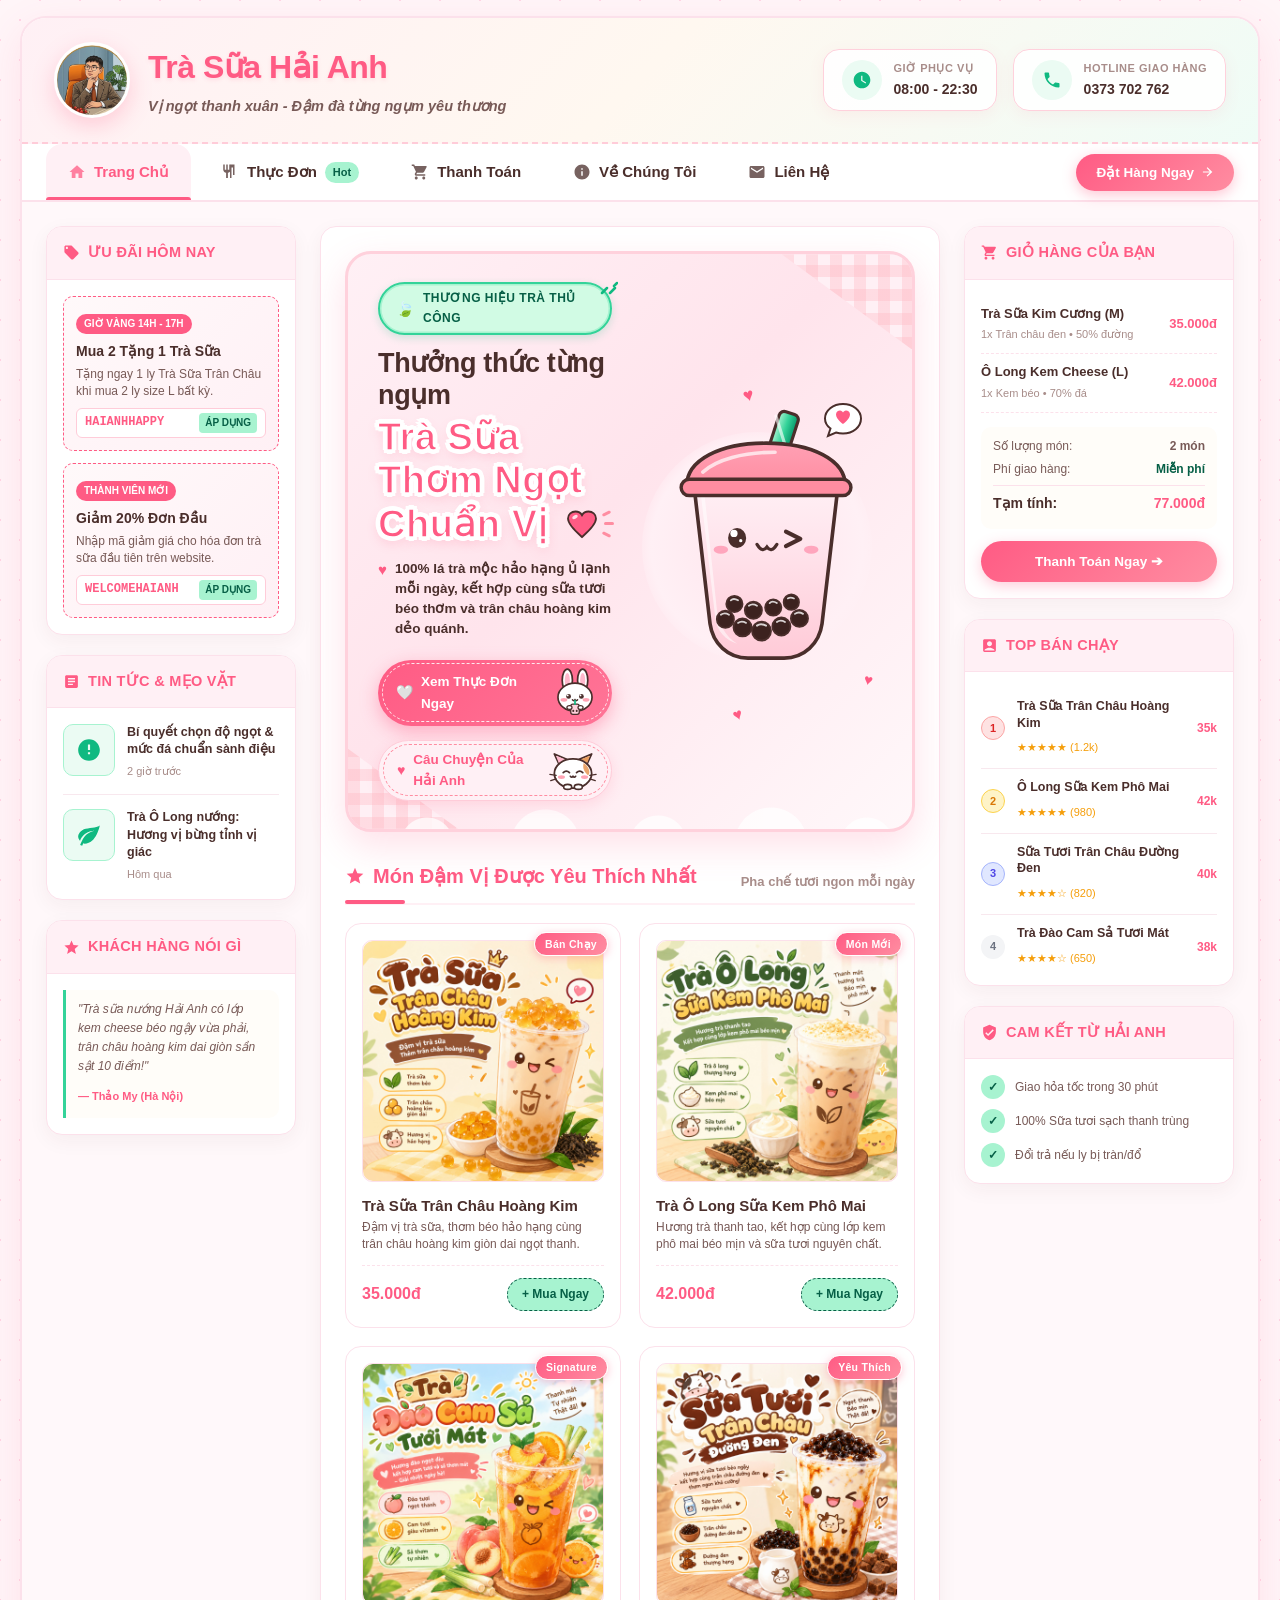
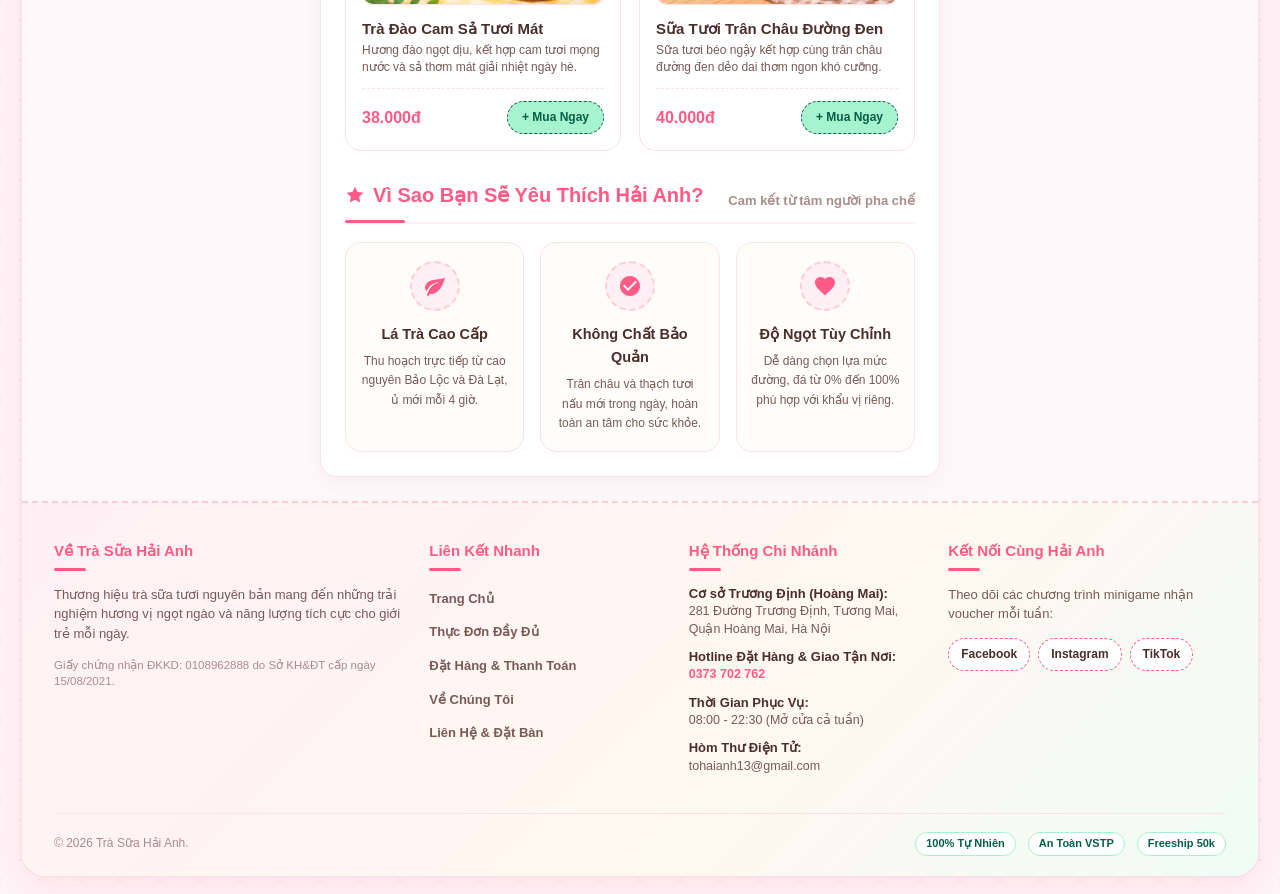
<file: web2/index.html>
<!DOCTYPE html>
<html lang="vi">
<head>
  <meta charset="UTF-8">
  <meta name="viewport" content="width=device-width, initial-scale=1.0">
  <title>Trà Sữa Hải Anh - Trang Chủ | Vị Ngọt Thanh Xuân</title>
  <link rel="stylesheet" href="style.css">
  <link rel="icon" type="image/jpeg" href="logo-hai-anh.jpg">
</head>
<body>

  <!-- KHUNG BAO BỌC TOÀN TRANG (SITE WRAPPER) -->
  <div class="site-wrapper">

    <!-- ====================================================================
         1. TOP ROW: HEADER (Chứa Logo, Slogan, Ảnh minh họa/Tiện ích)
         ==================================================================== -->
    <div class="header-row">
      <!-- Logo & Thương hiệu -->
      <div class="header-brand">
        <a href="index.html" class="brand-logo-badge" title="Trà Sữa Hải Anh - Trang Chủ">
          <img src="logo-hai-anh.jpg" alt="Logo Trà Sữa Hải Anh" class="brand-logo-img">
        </a>
        <div class="brand-info">
          <h1>Trà Sữa Hải Anh</h1>
          <p class="brand-slogan">Vị ngọt thanh xuân - Đậm đà từng ngụm yêu thương</p>
        </div>
      </div>

      <!-- Tiện ích nổi bật & Hotline -->
      <div class="header-highlights">
        <div class="highlight-box">
          <div class="highlight-icon">
            <svg viewBox="0 0 24 24"><path d="M12 2C6.5 2 2 6.5 2 12s4.5 10 10 10 10-4.5 10-10S17.5 2 12 2zm4.2 14.2L11 13V7h1.5v5.2l4.5 2.7-.8 1.3z"/></svg>
          </div>
          <div class="highlight-text">
            <span>Giờ phục vụ</span>
            <strong>08:00 - 22:30</strong>
          </div>
        </div>

        <div class="highlight-box">
          <div class="highlight-icon">
            <svg viewBox="0 0 24 24"><path d="M6.6 10.8c1.4 2.8 3.8 5.1 6.6 6.6l2.2-2.2c.3-.3.7-.4 1-.2 1.1.4 2.3.6 3.6.6.6 0 1 .4 1 1V20c0 .6-.4 1-1 1-9.4 0-17-7.6-17-17 0-.6.4-1 1-1h3.5c.6 0 1 .4 1 1 0 1.3.2 2.5.6 3.6.1.4 0 .8-.2 1l-2.3 2.2z"/></svg>
          </div>
          <div class="highlight-text">
            <span>Hotline giao hàng</span>
            <strong><a href="tel:0373702762" style="color: inherit; text-decoration: none;">0373 702 762</a></strong>
          </div>
        </div>
      </div>
    </div>

    <!-- ====================================================================
         2. SECOND ROW: NAVIGATION MENU (Chuyển đổi giữa 4 trang con)
         ==================================================================== -->
    <div class="nav-row">
      <div class="nav-container">
        <ul class="nav-list">
          <li>
            <a href="index.html" class="nav-link active">
              <svg viewBox="0 0 24 24"><path d="M10 20v-6h4v6h5v-8h3L12 3 2 12h3v8z"/></svg>
              Trang Chủ
            </a>
          </li>
          <li>
            <a href="menu.html" class="nav-link">
              <svg viewBox="0 0 24 24"><path d="M11 9H9V2H7v7H5V2H3v7c0 2.1 1.7 3.8 3.8 4v7h2.4v-7c2.1-.2 3.8-1.9 3.8-4V2h-2v7zm5-3v10h2V2h-4c-1.1 0-2 .9-2 2v16h2V6h2z"/></svg>
              Thực Đơn
              <span class="nav-badge-pill">Hot</span>
            </a>
          </li>
          <li>
            <a href="checkout.html" class="nav-link">
              <svg viewBox="0 0 24 24"><path d="M7 18c-1.1 0-1.99.9-1.99 2S5.9 22 7 22s2-.9 2-2-.9-2-2-2zM1 2v2h2l3.6 7.59-1.35 2.45c-.16.28-.25.61-.25.96 0 1.1.9 2 2 2h12v-2H7.42c-.14 0-.25-.11-.25-.25l.03-.12.9-1.63h7.45c.75 0 1.41-.41 1.75-1.03l3.58-6.49c.08-.14.12-.31.12-.48 0-.55-.45-1-1-1H5.21l-.94-2H1zm16 16c-1.1 0-1.99.9-1.99 2s.89 2 1.99 2 2-.9 2-2-.9-2-2-2z"/></svg>
              Thanh Toán
            </a>
          </li>
          <li>
            <a href="about.html" class="nav-link">
              <svg viewBox="0 0 24 24"><path d="M12 2C6.5 2 2 6.5 2 12s4.5 10 10 10 10-4.5 10-10S17.5 2 12 2zm1 15h-2v-6h2v6zm0-8h-2V7h2v2z"/></svg>
              Về Chúng Tôi
            </a>
          </li>
          <li>
            <a href="contact.html" class="nav-link">
              <svg viewBox="0 0 24 24"><path d="M20 4H4c-1.1 0-2 .9-2 2v12c0 1.1.9 2 2 2h16c1.1 0 2-.9 2-2V6c0-1.1-.9-2-2-2zm0 4l-8 5-8-5V6l8 5 8-5v2z"/></svg>
              Liên Hệ
            </a>
          </li>
        </ul>

        <a href="checkout.html" class="nav-order-fast">
          <span>Đặt Hàng Ngay</span>
          <svg width="14" height="14" viewBox="0 0 24 24" fill="#FFFFFF"><path d="M5 13h11.86l-5.43 5.43 1.42 1.42L21.14 12l-8.29-8.29-1.42 1.42L16.86 11H5v2z"/></svg>
        </a>
      </div>
    </div>

    <!-- ====================================================================
         3. THIRD ROW: 3 CỘT SONG SONG (Left - Main Content - Right)
         ==================================================================== -->
    <div class="body-wrapper">

      <!-- CỘT TRÁI: Content (Khuyến mãi & Tin tức) -->
      <div class="side-column left-column">
        <!-- Widget 1: Khuyến Mãi Nổi Bật -->
        <div class="widget-box">
          <div class="widget-header">
            <h3>
              <svg viewBox="0 0 24 24"><path d="M21.41 11.58l-9-9C12.05 2.22 11.55 2 11 2H4c-1.1 0-2 .9-2 2v7c0 .55.22 1.05.59 1.42l9 9c.36.36.86.58 1.41.58.55 0 1.05-.22 1.41-.59l7-7c.37-.36.59-.86.59-1.41 0-.55-.23-1.06-.59-1.42zM5.5 7C4.67 7 4 6.33 4 5.5S4.67 4 5.5 4 7 4.67 7 5.5 6.33 7 5.5 7z"/></svg>
              Ưu Đãi Hôm Nay
            </h3>
          </div>
          <div class="widget-body">
            <div class="promo-item">
              <span class="promo-badge">Giờ Vàng 14h - 17h</span>
              <h4 class="promo-title">Mua 2 Tặng 1 Trà Sữa</h4>
              <p class="promo-desc">Tặng ngay 1 ly Trà Sữa Trân Châu khi mua 2 ly size L bất kỳ.</p>
              <div class="promo-code-wrap">
                <span class="promo-code">HAIANHHAPPY</span>
                <span class="promo-code-btn">ÁP DỤNG</span>
              </div>
            </div>

            <div class="promo-item">
              <span class="promo-badge">Thành Viên Mới</span>
              <h4 class="promo-title">Giảm 20% Đơn Đầu</h4>
              <p class="promo-desc">Nhập mã giảm giá cho hóa đơn trà sữa đầu tiên trên website.</p>
              <div class="promo-code-wrap">
                <span class="promo-code">WELCOMEHAIANH</span>
                <span class="promo-code-btn">ÁP DỤNG</span>
              </div>
            </div>
          </div>
        </div>

        <!-- Widget 2: Tin Tức & Mẹo Hay -->
        <div class="widget-box">
          <div class="widget-header">
            <h3>
              <svg viewBox="0 0 24 24"><path d="M19 3H5c-1.1 0-2 .9-2 2v14c0 1.1.9 2 2 2h14c1.1 0 2-.9 2-2V5c0-1.1-.9-2-2-2zm-5 14H7v-2h7v2zm3-4H7v-2h10v2zm0-4H7V7h10v2z"/></svg>
              Tin Tức & Mẹo Vặt
            </h3>
          </div>
          <div class="widget-body">
            <div class="news-mini-item">
              <div class="news-thumb-box">
                <svg viewBox="0 0 24 24"><path d="M12 2C6.5 2 2 6.5 2 12s4.5 10 10 10 10-4.5 10-10S17.5 2 12 2zm1 14h-2v-2h2v2zm0-4h-2V7h2v5z"/></svg>
              </div>
              <div class="news-mini-content">
                <h5 class="news-mini-title">Bí quyết chọn độ ngọt & mức đá chuẩn sành điệu</h5>
                <span class="news-mini-date">2 giờ trước</span>
              </div>
            </div>

            <div class="news-mini-item">
              <div class="news-thumb-box">
                <svg viewBox="0 0 24 24"><path d="M17 8C8 10 5.9 16.17 3.82 21.34L5.71 22l1-2.3A4.49 4.49 0 0 0 8 20C19 20 22 3 22 3c-1 2-8 2.25-13 3.25S2 11.5 2 13.5s1.75 3.75 1.75 3.75C7 8 17 8 17 8z"/></svg>
              </div>
              <div class="news-mini-content">
                <h5 class="news-mini-title">Trà Ô Long nướng: Hương vị bừng tỉnh vị giác</h5>
                <span class="news-mini-date">Hôm qua</span>
              </div>
            </div>
          </div>
        </div>

        <!-- Widget 3: Góc Đánh Giá -->
        <div class="widget-box">
          <div class="widget-header">
            <h3>
              <svg viewBox="0 0 24 24"><path d="M12 17.27L18.18 21l-1.64-7.03L22 9.24l-7.19-.61L12 2 9.19 8.63 2 9.24l5.46 4.73L5.82 21z"/></svg>
              Khách Hàng Nói Gì
            </h3>
          </div>
          <div class="widget-body">
            <div class="review-quote-box">
              <p class="review-quote-text">"Trà sữa nướng Hải Anh có lớp kem cheese béo ngậy vừa phải, trân châu hoàng kim dai giòn sần sật 10 điểm!"</p>
              <span class="review-quote-author">— Thảo My (Hà Nội)</span>
            </div>
          </div>
        </div>
      </div>

      <!-- CỘT GIỮA: Main Content (Nội Dung Chính Thay Đổi Theo Trang) -->
      <div class="main-content">

        <!-- ============================================================
             KAWAII HERO BANNER (100% THUẦN CODE HTML5, CSS3 & SVG NGUYÊN BẢN)
             TÁI HIỆN CHUẨN XÁC THEO HÌNH ẢNH MẪU THIẾT KẾ BẠN ĐÃ GỬI
             ============================================================ -->
        <div class="kawaii-hero-card">
          <!-- Họa tiết góc khăn trải bàn gingham hồng pastel -->
          <div class="corner-gingham gingham-tr"></div>
          <div class="corner-gingham gingham-bl"></div>

          <!-- Dải mây bồng bềnh dưới đáy -->
          <div class="cloud-bottom-strip"></div>

          <!-- Các trái tim bay -->
          <div class="floating-heart h1">♥</div>
          <div class="floating-heart h2">♥</div>
          <div class="floating-heart h3">♥</div>

          <div class="kawaii-hero-body">
            <!-- NỘI DUNG BÊN TRÁI -->
            <div class="kawaii-hero-text">
              <!-- Huy hiệu xanh mint -->
              <div class="kawaii-pill-badge">
                <span class="badge-leaf">🍃</span>
                <span class="badge-txt">THƯƠNG HIỆU TRÀ THỦ CÔNG</span>
                <span class="badge-rays">
                  <svg width="18" height="14" viewBox="0 0 18 14">
                    <path d="M2 12L7 7M10 12L15 7M14 5L17 2" stroke="#10B981" stroke-width="2.5" stroke-linecap="round"/>
                  </svg>
                </span>
              </div>

              <!-- Tiêu đề lớn -->
              <div class="kawaii-title-wrap">
                <h2 class="sub-heading-brown">Thưởng thức từng ngụm</h2>
                <div class="main-heading-line">
                  <span class="sticker-text">Trà Sữa Thơm Ngọt</span>
                </div>
                <div class="main-heading-line">
                  <span class="sticker-text">Chuẩn Vị</span>
                  <!-- Trái tim đỏ hồng bung tỏa tia sáng -->
                  <span class="heart-burst-wrap">
                    <svg width="34" height="30" viewBox="0 0 34 30">
                      <path d="M17 27C15.5 25.5 3 15.5 3 8.5C3 4.2 6.5 1.5 10.5 1.5C13.5 1.5 15.8 3 17 5.2C18.2 3 20.5 1.5 23.5 1.5C27.5 1.5 31 4.2 31 8.5C31 15.5 18.5 25.5 17 27Z" fill="#FF5B84" stroke="#4A2E2B" stroke-width="1.8"/>
                      <ellipse cx="10" cy="7" rx="3" ry="1.8" transform="rotate(-30 10 7)" fill="#FFFFFF" opacity="0.8"/>
                    </svg>
                    <span class="burst-spark b1"></span>
                    <span class="burst-spark b2"></span>
                    <span class="burst-spark b3"></span>
                  </span>
                </div>
              </div>

              <!-- Mô tả sản phẩm -->
              <div class="kawaii-desc-box">
                <span class="desc-heart-icon">♥</span>
                <p class="desc-content">
                  100% lá trà mộc hảo hạng ủ lạnh mỗi ngày, kết hợp cùng sữa tươi béo thơm và trân châu hoàng kim dẻo quánh.
                </p>
              </div>

              <!-- Cặp nút bấm có linh vật thỏ trắng & mèo con -->
              <div class="kawaii-button-group">
                <!-- Nút 1: Xem Thực Đơn Ngay kèm Chú Thỏ ôm ly Boba -->
                <a href="menu.html" class="kawaii-action-btn btn-pink-bunny">
                  <span class="btn-inner-stitch"></span>
                  <span class="btn-heart">🤍</span>
                  <span class="btn-caption">Xem Thực Đơn Ngay</span>
                  
                  <span class="chibi-icon bunny-wrap">
                    <svg viewBox="0 0 54 58" width="46" height="50">
                      <!-- Đôi tai thỏ -->
                      <ellipse cx="18" cy="14" rx="6" ry="13" fill="#FFFFFF" stroke="#4A2E2B" stroke-width="2"/>
                      <ellipse cx="18" cy="14" rx="3" ry="8.5" fill="#FFB8CC"/>
                      <ellipse cx="36" cy="14" rx="6" ry="13" fill="#FFFFFF" stroke="#4A2E2B" stroke-width="2"/>
                      <ellipse cx="36" cy="14" rx="3" ry="8.5" fill="#FFB8CC"/>
                      <!-- Đầu thỏ -->
                      <ellipse cx="27" cy="34" rx="20" ry="16.5" fill="#FFFFFF" stroke="#4A2E2B" stroke-width="2"/>
                      <!-- Má hồng -->
                      <ellipse cx="14" cy="37" rx="4" ry="2.2" fill="#FF8DA1" opacity="0.8"/>
                      <ellipse cx="40" cy="37" rx="4" ry="2.2" fill="#FF8DA1" opacity="0.8"/>
                      <!-- Đôi mắt tròn long lanh -->
                      <circle cx="19.5" cy="33" r="2.8" fill="#4A2E2B"/>
                      <circle cx="18.5" cy="31.8" r="1" fill="#FFFFFF"/>
                      <circle cx="34.5" cy="33" r="2.8" fill="#4A2E2B"/>
                      <circle cx="33.5" cy="31.8" r="1" fill="#FFFFFF"/>
                      <!-- Miệng thỏ cười -->
                      <path d="M24 37 Q25.5 39 27 37 Q28.5 39 30 37" stroke="#4A2E2B" stroke-width="1.8" stroke-linecap="round" fill="none"/>
                      <!-- Ly trà sữa mini ôm trên tay -->
                      <rect x="22" y="42" width="10" height="12" rx="2.5" fill="#FFD1DC" stroke="#4A2E2B" stroke-width="1.5"/>
                      <line x1="27" y1="38" x2="27" y2="42" stroke="#10B981" stroke-width="2" stroke-linecap="round"/>
                      <circle cx="25" cy="50" r="1.2" fill="#4A2E2B"/>
                      <circle cx="29" cy="50" r="1.2" fill="#4A2E2B"/>
                      <!-- Bàn tay thỏ -->
                      <ellipse cx="20.5" cy="46" rx="3" ry="2.2" fill="#FFFFFF" stroke="#4A2E2B" stroke-width="1.5"/>
                      <ellipse cx="33.5" cy="46" rx="3" ry="2.2" fill="#FFFFFF" stroke="#4A2E2B" stroke-width="1.5"/>
                    </svg>
                  </span>
                </a>

                <!-- Nút 2: Câu Chuyện Của Hải Anh kèm Mèo Con -->
                <a href="about.html" class="kawaii-action-btn btn-cream-cat">
                  <span class="btn-inner-stitch stitch-pink"></span>
                  <span class="btn-heart heart-pink">♥</span>
                  <span class="btn-caption text-pink">Câu Chuyện Của Hải Anh</span>

                  <span class="chibi-icon cat-wrap">
                    <svg viewBox="0 0 54 46" width="48" height="42">
                      <!-- Đôi tai mèo -->
                      <polygon points="12,18 6,5 20,11" fill="#FFFFFF" stroke="#4A2E2B" stroke-width="2" stroke-linejoin="round"/>
                      <polygon points="11,15 8,7 18,11" fill="#FFB8CC"/>
                      <polygon points="42,18 48,5 34,11" fill="#FFFFFF" stroke="#4A2E2B" stroke-width="2" stroke-linejoin="round"/>
                      <polygon points="43,15 46,7 36,11" fill="#E89B5C"/>
                      <!-- Mặt mèo tròn -->
                      <ellipse cx="27" cy="27" rx="21" ry="16.5" fill="#FFFFFF" stroke="#4A2E2B" stroke-width="2"/>
                      <!-- Đốm lông cam trên đầu -->
                      <path d="M39 15 C45 19 47 26 44 29 C41 26 37 22 39 15 Z" fill="#E89B5C" opacity="0.9"/>
                      <!-- Mắt mèo tít mắt cười -->
                      <path d="M16 26 Q19.5 22.5 23 26" stroke="#4A2E2B" stroke-width="2" stroke-linecap="round" fill="none"/>
                      <path d="M31 26 Q34.5 22.5 38 26" stroke="#4A2E2B" stroke-width="2" stroke-linecap="round" fill="none"/>
                      <!-- Má hồng -->
                      <ellipse cx="14" cy="31" rx="4" ry="2.2" fill="#FF8DA1" opacity="0.8"/>
                      <ellipse cx="40" cy="31" rx="4" ry="2.2" fill="#FF8DA1" opacity="0.8"/>
                      <!-- Miệng mèo -->
                      <path d="M24 30 Q25.5 32 27 30 Q28.5 32 30 30" stroke="#4A2E2B" stroke-width="1.8" stroke-linecap="round" fill="none"/>
                      <!-- Râu mèo -->
                      <line x1="8" y1="29" x2="1" y2="28" stroke="#4A2E2B" stroke-width="1.5" stroke-linecap="round"/>
                      <line x1="8" y1="33" x2="2" y2="35" stroke="#4A2E2B" stroke-width="1.5" stroke-linecap="round"/>
                      <line x1="46" y1="29" x2="53" y2="28" stroke="#4A2E2B" stroke-width="1.5" stroke-linecap="round"/>
                      <line x1="46" y1="33" x2="52" y2="35" stroke="#4A2E2B" stroke-width="1.5" stroke-linecap="round"/>
                      <!-- Móng mèo chống mép nút -->
                      <ellipse cx="21" cy="42" rx="4.5" ry="2.8" fill="#FFFFFF" stroke="#4A2E2B" stroke-width="1.8"/>
                      <ellipse cx="33" cy="42" rx="4.5" ry="2.8" fill="#FFFFFF" stroke="#4A2E2B" stroke-width="1.8"/>
                    </svg>
                  </span>
                </a>
              </div>
            </div>

            <!-- MINH HỌA BÊN PHẢI: LY TRÀ SỮA KAWAII KHỔ LỚN -->
            <div class="kawaii-hero-art">
              <!-- Quầng sáng hồng mềm -->
              <div class="art-halo-glow"></div>

              <!-- Bong bóng lời thoại hình trái tim -->
              <div class="bubble-heart-bubble">
                <svg width="42" height="38" viewBox="0 0 42 38">
                  <path d="M21 3C11 3 3 9.5 3 17.5C3 21.5 5 25 8.5 27.5L6 35L14 31.5C16.2 32.2 18.5 32.5 21 32.5C31 32.5 39 26 39 17.5C39 9.5 31 3 21 3Z" fill="#FFFFFF" stroke="#4A2E2B" stroke-width="2"/>
                  <path d="M21 23S14 18 14 13.5C14 11 16 9.5 18 9.5C19.5 9.5 20.5 10.5 21 11.5C21.5 10.5 22.5 9.5 24 9.5C26 9.5 28 11 28 13.5C28 18 21 23 21 23Z" fill="#FF5B84"/>
                </svg>
              </div>

              <!-- LY TRÀ SỮA VECTƠ SVG NGUYÊN BẢN -->
              <div class="main-cup-svg-wrap">
                <svg viewBox="0 0 240 310" width="220" height="280">
                  <defs>
                    <linearGradient id="teaLiquidGrad" x1="0%" y1="0%" x2="0%" y2="100%">
                      <stop offset="0%" stop-color="#FFF0F5"/>
                      <stop offset="35%" stop-color="#FFE4EC"/>
                      <stop offset="100%" stop-color="#FFCAD7"/>
                    </linearGradient>

                    <linearGradient id="lidGrad" x1="0%" y1="0%" x2="0%" y2="100%">
                      <stop offset="0%" stop-color="#FFA0B4"/>
                      <stop offset="100%" stop-color="#FF8DA1"/>
                    </linearGradient>

                    <linearGradient id="strawGrad" x1="0%" y1="0%" x2="100%" y2="0%">
                      <stop offset="0%" stop-color="#A7F3D0"/>
                      <stop offset="50%" stop-color="#34D399"/>
                      <stop offset="100%" stop-color="#059669"/>
                    </linearGradient>
                  </defs>

                  <!-- Ống hút Xanh Mint -->
                  <rect x="135" y="15" width="22" height="70" rx="6" transform="rotate(18 146 50)" fill="url(#strawGrad)" stroke="#4A2E2B" stroke-width="3.5"/>
                  <line x1="141" y1="20" x2="152" y2="55" stroke="#FFFFFF" stroke-width="3.5" stroke-linecap="round" opacity="0.6"/>

                  <!-- Thân ly đựng trà sữa hồng pastel -->
                  <path d="M50 95 L68 250 C71 272 88 288 110 288 L150 288 C172 288 189 272 192 250 L210 95 Z" fill="url(#teaLiquidGrad)" stroke="#4A2E2B" stroke-width="4" stroke-linejoin="round"/>

                  <!-- Ánh sáng bóng loáng phản chiếu cạnh trái ly -->
                  <path d="M58 108 L74 245 C76 258 85 268 98 272 C85 264 78 250 76 238 L62 108 Z" fill="#FFFFFF" opacity="0.55"/>

                  <!-- Nắp vòm tròn màu hồng -->
                  <path d="M42 98 C42 68 80 50 130 50 C180 50 218 68 218 98 Z" fill="url(#lidGrad)" stroke="#4A2E2B" stroke-width="4"/>
                  <path d="M60 82 C75 68 105 60 140 60" stroke="#FFFFFF" stroke-width="4" stroke-linecap="round" fill="none" opacity="0.7"/>

                  <!-- Vành nắp ly -->
                  <rect x="36" y="90" width="188" height="18" rx="9" fill="#FF8DA1" stroke="#4A2E2B" stroke-width="3.8"/>

                  <!-- KHUÔN MẶT KAWAII -->
                  <!-- Mắt trái tròn đen long lanh -->
                  <ellipse cx="98" cy="155" rx="10" ry="11" fill="#4A2E2B"/>
                  <circle cx="94.5" cy="150" r="4" fill="#FFFFFF"/>
                  <circle cx="102" cy="158" r="1.8" fill="#FFFFFF"/>

                  <!-- Mắt phải nháy mắt hình dấu > -->
                  <path d="M152 148 L168 156 L152 164" stroke="#4A2E2B" stroke-width="4.5" stroke-linecap="round" stroke-linejoin="round" fill="none"/>

                  <!-- Má hồng phấn -->
                  <ellipse cx="80" cy="168" rx="8" ry="4.5" fill="#FF5B84" opacity="0.45"/>
                  <ellipse cx="180" cy="168" rx="8" ry="4.5" fill="#FF5B84" opacity="0.45"/>

                  <!-- Miệng cười mèo (ω) -->
                  <path d="M120 162 Q126 172 131 165 Q136 172 142 162" stroke="#4A2E2B" stroke-width="3.5" stroke-linecap="round" fill="none"/>

                  <!-- CÁC HẠT TRÂN CHÂU ĐƯỜNG ĐEN LẤP LÁNH Ở ĐÁY -->
                  <circle cx="85" cy="245" r="9.5" fill="#3C221F" stroke="#4A2E2B" stroke-width="2"/>
                  <path d="M80 240 Q84 237 89 240" stroke="#FFFFFF" stroke-width="2" stroke-linecap="round" fill="none" opacity="0.8"/>

                  <circle cx="104" cy="254" r="10" fill="#3C221F" stroke="#4A2E2B" stroke-width="2"/>
                  <path d="M99 249 Q103 246 108 249" stroke="#FFFFFF" stroke-width="2" stroke-linecap="round" fill="none" opacity="0.8"/>

                  <circle cx="125" cy="258" r="10.5" fill="#3C221F" stroke="#4A2E2B" stroke-width="2"/>
                  <path d="M120 252 Q124 249 130 252" stroke="#FFFFFF" stroke-width="2.2" stroke-linecap="round" fill="none" opacity="0.8"/>

                  <circle cx="147" cy="253" r="10" fill="#3C221F" stroke="#4A2E2B" stroke-width="2"/>
                  <path d="M142 248 Q146 245 151 248" stroke="#FFFFFF" stroke-width="2" stroke-linecap="round" fill="none" opacity="0.8"/>

                  <circle cx="167" cy="244" r="9.5" fill="#3C221F" stroke="#4A2E2B" stroke-width="2"/>
                  <path d="M162 239 Q166 236 171 239" stroke="#FFFFFF" stroke-width="2" stroke-linecap="round" fill="none" opacity="0.8"/>

                  <circle cx="95" cy="228" r="9" fill="#3C221F" stroke="#4A2E2B" stroke-width="2"/>
                  <path d="M91 224 Q94 221 99 224" stroke="#FFFFFF" stroke-width="2" stroke-linecap="round" fill="none" opacity="0.8"/>

                  <circle cx="116" cy="235" r="9.5" fill="#3C221F" stroke="#4A2E2B" stroke-width="2"/>
                  <path d="M111 230 Q115 227 120 230" stroke="#FFFFFF" stroke-width="2" stroke-linecap="round" fill="none" opacity="0.8"/>

                  <circle cx="138" cy="232" r="9" fill="#3C221F" stroke="#4A2E2B" stroke-width="2"/>
                  <path d="M134 227 Q137 224 142 227" stroke="#FFFFFF" stroke-width="2" stroke-linecap="round" fill="none" opacity="0.8"/>

                  <circle cx="158" cy="226" r="8.5" fill="#3C221F" stroke="#4A2E2B" stroke-width="2"/>
                  <path d="M154 222 Q157 220 161 222" stroke="#FFFFFF" stroke-width="1.8" stroke-linecap="round" fill="none" opacity="0.8"/>
                </svg>
              </div>
            </div>
          </div>
        </div>

        <!-- Section: Sản Phẩm Nổi Bật -->
        <div>
          <div class="section-header">
            <h3 class="section-title">
              <svg width="20" height="20" viewBox="0 0 24 24" fill="currentColor"><path d="M12 17.27L18.18 21l-1.64-7.03L22 9.24l-7.19-.61L12 2 9.19 8.63 2 9.24l5.46 4.73L5.82 21z"/></svg>
              Món Đậm Vị Được Yêu Thích Nhất
            </h3>
            <span class="section-subtitle">Pha chế tươi ngon mỗi ngày</span>
          </div>

          <div class="product-grid">
            <!-- Sản phẩm 1 -->
            <div class="product-card">
              <span class="product-badge-corner">Bán Chạy</span>
              <div class="product-img-box">
                <a href="#modal-hoang-kim" class="product-img-zoom" title="Nhấn để xem ảnh phóng to đầy đủ">
                  <img src="tra-sua-tran-chau-hoang-kim.jpg" alt="Trà Sữa Trân Châu Hoàng Kim" loading="lazy">
                  <span class="zoom-pill">🔍 Xem đầy đủ</span>
                </a>
              </div>
              <h4>Trà Sữa Trân Châu Hoàng Kim</h4>
              <p class="product-desc">Đậm vị trà sữa, thơm béo hảo hạng cùng trân châu hoàng kim giòn dai ngọt thanh.</p>
              <div class="product-card-footer">
                <span class="product-price">35.000đ</span>
                <a href="checkout.html?item=hoang-kim" class="btn-add-cart">+ Mua Ngay</a>
              </div>
            </div>

            <!-- Sản phẩm 2 -->
            <div class="product-card">
              <span class="product-badge-corner">Món Mới</span>
              <div class="product-img-box">
                <a href="#modal-o-long" class="product-img-zoom" title="Nhấn để xem ảnh phóng to đầy đủ">
                  <img src="tra-o-long-sua-kem-pho-mai.jpg" alt="Trà Ô Long Sữa Kem Phô Mai" loading="lazy">
                  <span class="zoom-pill">🔍 Xem đầy đủ</span>
                </a>
              </div>
              <h4>Trà Ô Long Sữa Kem Phô Mai</h4>
              <p class="product-desc">Hương trà thanh tao, kết hợp cùng lớp kem phô mai béo mịn và sữa tươi nguyên chất.</p>
              <div class="product-card-footer">
                <span class="product-price">42.000đ</span>
                <a href="checkout.html?item=o-long" class="btn-add-cart">+ Mua Ngay</a>
              </div>
            </div>

            <!-- Sản phẩm 3 -->
            <div class="product-card">
              <span class="product-badge-corner">Signature</span>
              <div class="product-img-box">
                <a href="#modal-dao-cam-sa" class="product-img-zoom" title="Nhấn để xem ảnh phóng to đầy đủ">
                  <img src="tra-dao-cam-sa-tuoi-mat.jpg" alt="Trà Đào Cam Sả Tươi Mát" loading="lazy">
                  <span class="zoom-pill">🔍 Xem đầy đủ</span>
                </a>
              </div>
              <h4>Trà Đào Cam Sả Tươi Mát</h4>
              <p class="product-desc">Hương đào ngọt dịu, kết hợp cam tươi mọng nước và sả thơm mát giải nhiệt ngày hè.</p>
              <div class="product-card-footer">
                <span class="product-price">38.000đ</span>
                <a href="checkout.html?item=dao-cam-sa" class="btn-add-cart">+ Mua Ngay</a>
              </div>
            </div>

            <!-- Sản phẩm 4 -->
            <div class="product-card">
              <span class="product-badge-corner">Yêu Thích</span>
              <div class="product-img-box">
                <a href="#modal-duong-den" class="product-img-zoom" title="Nhấn để xem ảnh phóng to đầy đủ">
                  <img src="sua-tuoi-tran-chau-duong-den.jpg" alt="Sữa Tươi Trân Châu Đường Đen" loading="lazy">
                  <span class="zoom-pill">🔍 Xem đầy đủ</span>
                </a>
              </div>
              <h4>Sữa Tươi Trân Châu Đường Đen</h4>
              <p class="product-desc">Sữa tươi béo ngậy kết hợp cùng trân châu đường đen dẻo dai thơm ngon khó cưỡng.</p>
              <div class="product-card-footer">
                <span class="product-price">40.000đ</span>
                <a href="checkout.html?item=duong-den" class="btn-add-cart">+ Mua Ngay</a>
              </div>
            </div>
          </div>
        </div>

        <!-- Section: Đặc Quyền Chỉ Có Tại Hải Anh -->
        <div>
          <div class="section-header">
            <h3 class="section-title">
              <svg width="20" height="20" viewBox="0 0 24 24" fill="currentColor"><path d="M12 2l3.09 6.26L22 9.27l-5 4.87 1.18 6.88L12 17.77l-6.18 3.25L7 14.14 2 9.27l6.91-1.01L12 2z"/></svg>
              Vì Sao Bạn Sẽ Yêu Thích Hải Anh?
            </h3>
            <span class="section-subtitle">Cam kết từ tâm người pha chế</span>
          </div>

          <div class="features-grid">
            <div class="feature-box">
              <div class="feature-icon-circle">
                <svg viewBox="0 0 24 24"><path d="M17 8C8 10 5.9 16.17 3.82 21.34L5.71 22l1-2.3A4.49 4.49 0 0 0 8 20C19 20 22 3 22 3c-1 2-8 2.25-13 3.25S2 11.5 2 13.5s1.75 3.75 1.75 3.75C7 8 17 8 17 8z"/></svg>
              </div>
              <h4>Lá Trà Cao Cấp</h4>
              <p>Thu hoạch trực tiếp từ cao nguyên Bảo Lộc và Đà Lạt, ủ mới mỗi 4 giờ.</p>
            </div>

            <div class="feature-box">
              <div class="feature-icon-circle">
                <svg viewBox="0 0 24 24"><path d="M12 2C6.48 2 2 6.48 2 12s4.48 10 10 10 10-4.48 10-10S17.52 2 12 2zm-2 15l-5-5 1.41-1.41L10 14.17l7.59-7.59L19 8l-9 9z"/></svg>
              </div>
              <h4>Không Chất Bảo Quản</h4>
              <p>Trân châu và thạch tươi nấu mới trong ngày, hoàn toàn an tâm cho sức khỏe.</p>
            </div>

            <div class="feature-box">
              <div class="feature-icon-circle">
                <svg viewBox="0 0 24 24"><path d="M12 21.35l-1.45-1.32C5.4 15.36 2 12.28 2 8.5 2 5.42 4.42 3 7.5 3c1.74 0 3.41.81 4.5 2.09C13.09 3.81 14.76 3 16.5 3 19.58 3 22 5.42 22 8.5c0 3.78-3.4 6.86-8.55 11.54L12 21.35z"/></svg>
              </div>
              <h4>Độ Ngọt Tùy Chỉnh</h4>
              <p>Dễ dàng chọn lựa mức đường, đá từ 0% đến 100% phù hợp với khẩu vị riêng.</p>
            </div>
          </div>
        </div>
      </div>

      <!-- CỘT PHẢI: Content (Giỏ hàng & Sản phẩm bán chạy) -->
      <div class="side-column right-column">
        <!-- Widget 1: Giỏ Hàng Tạm Tính -->
        <div class="widget-box">
          <div class="widget-header">
            <h3>
              <svg viewBox="0 0 24 24"><path d="M7 18c-1.1 0-1.99.9-1.99 2S5.9 22 7 22s2-.9 2-2-.9-2-2-2zM1 2v2h2l3.6 7.59-1.35 2.45c-.16.28-.25.61-.25.96 0 1.1.9 2 2 2h12v-2H7.42c-.14 0-.25-.11-.25-.25l.03-.12.9-1.63h7.45c.75 0 1.41-.41 1.75-1.03l3.58-6.49c.08-.14.12-.31.12-.48 0-.55-.45-1-1-1H5.21l-.94-2H1zm16 16c-1.1 0-1.99.9-1.99 2s.89 2 1.99 2 2-.9 2-2-.9-2-2-2z"/></svg>
              Giỏ Hàng Của Bạn
            </h3>
          </div>
          <div class="widget-body">
            <ul class="cart-list">
              <li class="cart-item">
                <div>
                  <span class="cart-item-name">Trà Sữa Kim Cương (M)</span>
                  <span class="cart-item-sub">1x Trân châu đen • 50% đường</span>
                </div>
                <span class="cart-item-price">35.000đ</span>
              </li>
              <li class="cart-item">
                <div>
                  <span class="cart-item-name">Ô Long Kem Cheese (L)</span>
                  <span class="cart-item-sub">1x Kem béo • 70% đá</span>
                </div>
                <span class="cart-item-price">42.000đ</span>
              </li>
            </ul>

            <div class="cart-summary">
              <div class="cart-sum-row">
                <span>Số lượng món:</span>
                <strong>2 món</strong>
              </div>
              <div class="cart-sum-row">
                <span>Phí giao hàng:</span>
                <strong style="color: var(--mint-dark);">Miễn phí</strong>
              </div>
              <div class="cart-sum-row cart-sum-total">
                <span>Tạm tính:</span>
                <span style="color: var(--accent-rose);">77.000đ</span>
              </div>
            </div>

            <a href="checkout.html" class="cart-checkout-btn">Thanh Toán Ngay ➔</a>
          </div>
        </div>

        <!-- Widget 2: Bán Chạy Nhất (Best Sellers) -->
        <div class="widget-box">
          <div class="widget-header">
            <h3>
              <svg viewBox="0 0 24 24"><path d="M19 3H5c-1.1 0-2 .9-2 2v14c0 1.1.9 2 2 2h14c1.1 0 2-.9 2-2V5c0-1.1-.9-2-2-2zm-7 3c1.93 0 3.5 1.57 3.5 3.5S13.93 13 12 13s-3.5-1.57-3.5-3.5S10.07 6 12 6zm7 13H5v-.23c0-.62.28-1.2.76-1.58C7.47 15.82 9.64 15 12 15s4.53.82 6.24 2.19c.48.38.76.96.76 1.58V19z"/></svg>
              Top Bán Chạy
            </h3>
          </div>
          <div class="widget-body">
            <ul class="bestseller-list">
              <li class="bestseller-item">
                <span class="bestseller-rank rank-1">1</span>
                <div class="bestseller-info">
                  <h5 class="bestseller-name">Trà Sữa Trân Châu Hoàng Kim</h5>
                  <span class="bestseller-rating">★★★★★ (1.2k)</span>
                </div>
                <span class="bestseller-price">35k</span>
              </li>

              <li class="bestseller-item">
                <span class="bestseller-rank rank-2">2</span>
                <div class="bestseller-info">
                  <h5 class="bestseller-name">Ô Long Sữa Kem Phô Mai</h5>
                  <span class="bestseller-rating">★★★★★ (980)</span>
                </div>
                <span class="bestseller-price">42k</span>
              </li>

              <li class="bestseller-item">
                <span class="bestseller-rank rank-3">3</span>
                <div class="bestseller-info">
                  <h5 class="bestseller-name">Sữa Tươi Trân Châu Đường Đen</h5>
                  <span class="bestseller-rating">★★★★☆ (820)</span>
                </div>
                <span class="bestseller-price">40k</span>
              </li>

              <li class="bestseller-item">
                <span class="bestseller-rank rank-4">4</span>
                <div class="bestseller-info">
                  <h5 class="bestseller-name">Trà Đào Cam Sả Tươi Mát</h5>
                  <span class="bestseller-rating">★★★★☆ (650)</span>
                </div>
                <span class="bestseller-price">38k</span>
              </li>
            </ul>
          </div>
        </div>

        <!-- Widget 3: Cam Kết Dịch Vụ -->
        <div class="widget-box">
          <div class="widget-header">
            <h3>
              <svg viewBox="0 0 24 24"><path d="M12 1L3 5v6c0 5.55 3.84 10.74 9 12 5.16-1.26 9-6.45 9-12V5l-9-4zm-2 16l-4-4 1.41-1.41L10 14.17l6.59-6.59L18 9l-8 8z"/></svg>
              Cam Kết Từ Hải Anh
            </h3>
          </div>
          <div class="widget-body">
            <div class="commit-item">
              <span class="commit-icon">✓</span>
              <span>Giao hỏa tốc trong 30 phút</span>
            </div>
            <div class="commit-item">
              <span class="commit-icon">✓</span>
              <span>100% Sữa tươi sạch thanh trùng</span>
            </div>
            <div class="commit-item">
              <span class="commit-icon">✓</span>
              <span>Đổi trả nếu ly bị tràn/đổ</span>
            </div>
          </div>
        </div>
      </div>

    </div>

    <!-- ====================================================================
         4. BOTTOM ROW: FOOTER (Thông Tin Liên Hệ, Hệ Thống Chi Nhánh, Bản Quyền)
         ==================================================================== -->
    <div class="footer-row">
      <div class="footer-columns">
        <!-- Cột 1: Thương hiệu -->
        <div class="footer-col">
          <h4>Về Trà Sữa Hải Anh</h4>
          <p class="footer-brand-desc">Thương hiệu trà sữa tươi nguyên bản mang đến những trải nghiệm hương vị ngọt ngào và năng lượng tích cực cho giới trẻ mỗi ngày.</p>
          <p class="footer-license">Giấy chứng nhận ĐKKD: 0108962888 do Sở KH&ĐT cấp ngày 15/08/2021.</p>
        </div>

        <!-- Cột 2: Danh mục nhanh -->
        <div class="footer-col">
          <h4>Liên Kết Nhanh</h4>
          <ul class="footer-links">
            <li><a href="index.html">Trang Chủ</a></li>
            <li><a href="menu.html">Thực Đơn Đầy Đủ</a></li>
            <li><a href="checkout.html">Đặt Hàng & Thanh Toán</a></li>
            <li><a href="about.html">Về Chúng Tôi</a></li>
            <li><a href="contact.html">Liên Hệ & Đặt Bàn</a></li>
          </ul>
        </div>

        <!-- Cột 3: Hệ thống cửa hàng -->
        <div class="footer-col">
          <h4>Hệ Thống Chi Nhánh</h4>
          <ul class="branch-list">
            <li>
              <strong>Cơ sở Trương Định (Hoàng Mai):</strong>
              281 Đường Trương Định, Tương Mai, Quận Hoàng Mai, Hà Nội
            </li>
            <li>
              <strong>Hotline Đặt Hàng & Giao Tận Nơi:</strong>
              <a href="tel:0373702762" style="color: var(--accent-rose); font-weight: 800; text-decoration: none;">0373 702 762</a>
            </li>
            <li>
              <strong>Thời Gian Phục Vụ:</strong>
              08:00 - 22:30 (Mở cửa cả tuần)
            </li>
            <li>
              <strong>Hòm Thư Điện Tử:</strong>
              <a href="mailto:tohaianh13@gmail.com" style="color: inherit; text-decoration: none;">tohaianh13@gmail.com</a>
            </li>
          </ul>
        </div>

        <!-- Cột 4: Kết nối mạng xã hội & Hỗ trợ -->
        <div class="footer-col">
          <h4>Kết Nối Cùng Hải Anh</h4>
          <p class="footer-brand-desc">Theo dõi các chương trình minigame nhận voucher mỗi tuần:</p>
          <div class="social-pills">
            <a href="https://www.facebook.com/to.haii.anhh" target="_blank" rel="noopener noreferrer" class="social-pill-btn">Facebook</a>
            <a href="https://www.instagram.com" target="_blank" rel="noopener noreferrer" class="social-pill-btn">Instagram</a>
            <a href="https://www.tiktok.com/" target="_blank" rel="noopener noreferrer" class="social-pill-btn">TikTok</a>
          </div>
        </div>
      </div>

      <!-- Thanh bản quyền dưới cùng -->
      <div class="footer-bottom-bar">
        <span>© 2026 Trà Sữa Hải Anh.</span>
        <div class="footer-badges-strip">
          <span class="footer-badge-pill">100% Tự Nhiên</span>
          <span class="footer-badge-pill">An Toàn VSTP</span>
          <span class="footer-badge-pill">Freeship 50k</span>
        </div>
      </div>
    </div>

  </div>

  <!-- MODAL PHÓNG TO HÌNH ẢNH THUẦN CSS3 (KHÔNG DÙNG JS, BẤM LÀ HIỆN TOÀN BỘ CHI TIẾT 100%) -->
  <div id="modal-hoang-kim" class="image-modal-lightbox">
    <a href="#close" class="modal-backdrop-overlay" title="Bấm vào khoảng trống để đóng"></a>
    <div class="modal-image-card">
      <a href="#close" class="modal-close-btn" title="Đóng">&times;</a>
      <img src="tra-sua-tran-chau-hoang-kim.jpg" alt="Trà Sữa Trân Châu Hoàng Kim - Toàn bộ chi tiết poster">
      <div class="modal-image-caption">
        <h4>Trà Sữa Trân Châu Hoàng Kim</h4>
        <p>Đậm vị trà sữa • Trân châu hoàng kim giòn dai • Hương vị hảo hạng</p>
      </div>
    </div>
  </div>

  <!-- MODAL PHÓNG TO TRÀ Ô LONG SỮA KEM PHÔ MAI -->
  <div id="modal-o-long" class="image-modal-lightbox">
    <a href="#close" class="modal-backdrop-overlay" title="Bấm vào khoảng trống để đóng"></a>
    <div class="modal-image-card">
      <a href="#close" class="modal-close-btn" title="Đóng">&times;</a>
      <img src="tra-o-long-sua-kem-pho-mai.jpg" alt="Trà Ô Long Sữa Kem Phô Mai - Toàn bộ chi tiết poster">
      <div class="modal-image-caption">
        <h4>Trà Ô Long Sữa Kem Phô Mai</h4>
        <p>Thanh mát hương trà • Béo mịn phô mai • 100% Sữa tươi nguyên chất</p>
      </div>
    </div>
  </div>

  <!-- MODAL PHÓNG TO TRÀ ĐÀO CAM SẢ TƯƠI MÁT -->
  <div id="modal-dao-cam-sa" class="image-modal-lightbox">
    <a href="#close" class="modal-backdrop-overlay" title="Bấm vào khoảng trống để đóng"></a>
    <div class="modal-image-card">
      <a href="#close" class="modal-close-btn" title="Đóng">&times;</a>
      <img src="tra-dao-cam-sa-tuoi-mat.jpg" alt="Trà Đào Cam Sả Tươi Mát - Toàn bộ chi tiết poster">
      <div class="modal-image-caption">
        <h4>Trà Đào Cam Sả Tươi Mát</h4>
        <p>Đào tươi ngọt thanh • Cam tươi giàu vitamin • Sả thơm tự nhiên giải nhiệt</p>
      </div>
    </div>
  </div>

  <!-- MODAL PHÓNG TO SỮA TƯƠI TRÂN CHÂU ĐƯỜNG ĐEN -->
  <div id="modal-duong-den" class="image-modal-lightbox">
    <a href="#close" class="modal-backdrop-overlay" title="Bấm vào khoảng trống để đóng"></a>
    <div class="modal-image-card">
      <a href="#close" class="modal-close-btn" title="Đóng">&times;</a>
      <img src="sua-tuoi-tran-chau-duong-den.jpg" alt="Sữa Tươi Trân Châu Đường Đen - Toàn bộ chi tiết poster">
      <div class="modal-image-caption">
        <h4>Sữa Tươi Trân Châu Đường Đen</h4>
        <p>Sữa tươi nguyên chất • Trân châu dẻo dai • Đường đen thượng hạng</p>
      </div>
    </div>
  </div>

</body>
</html>
</file>
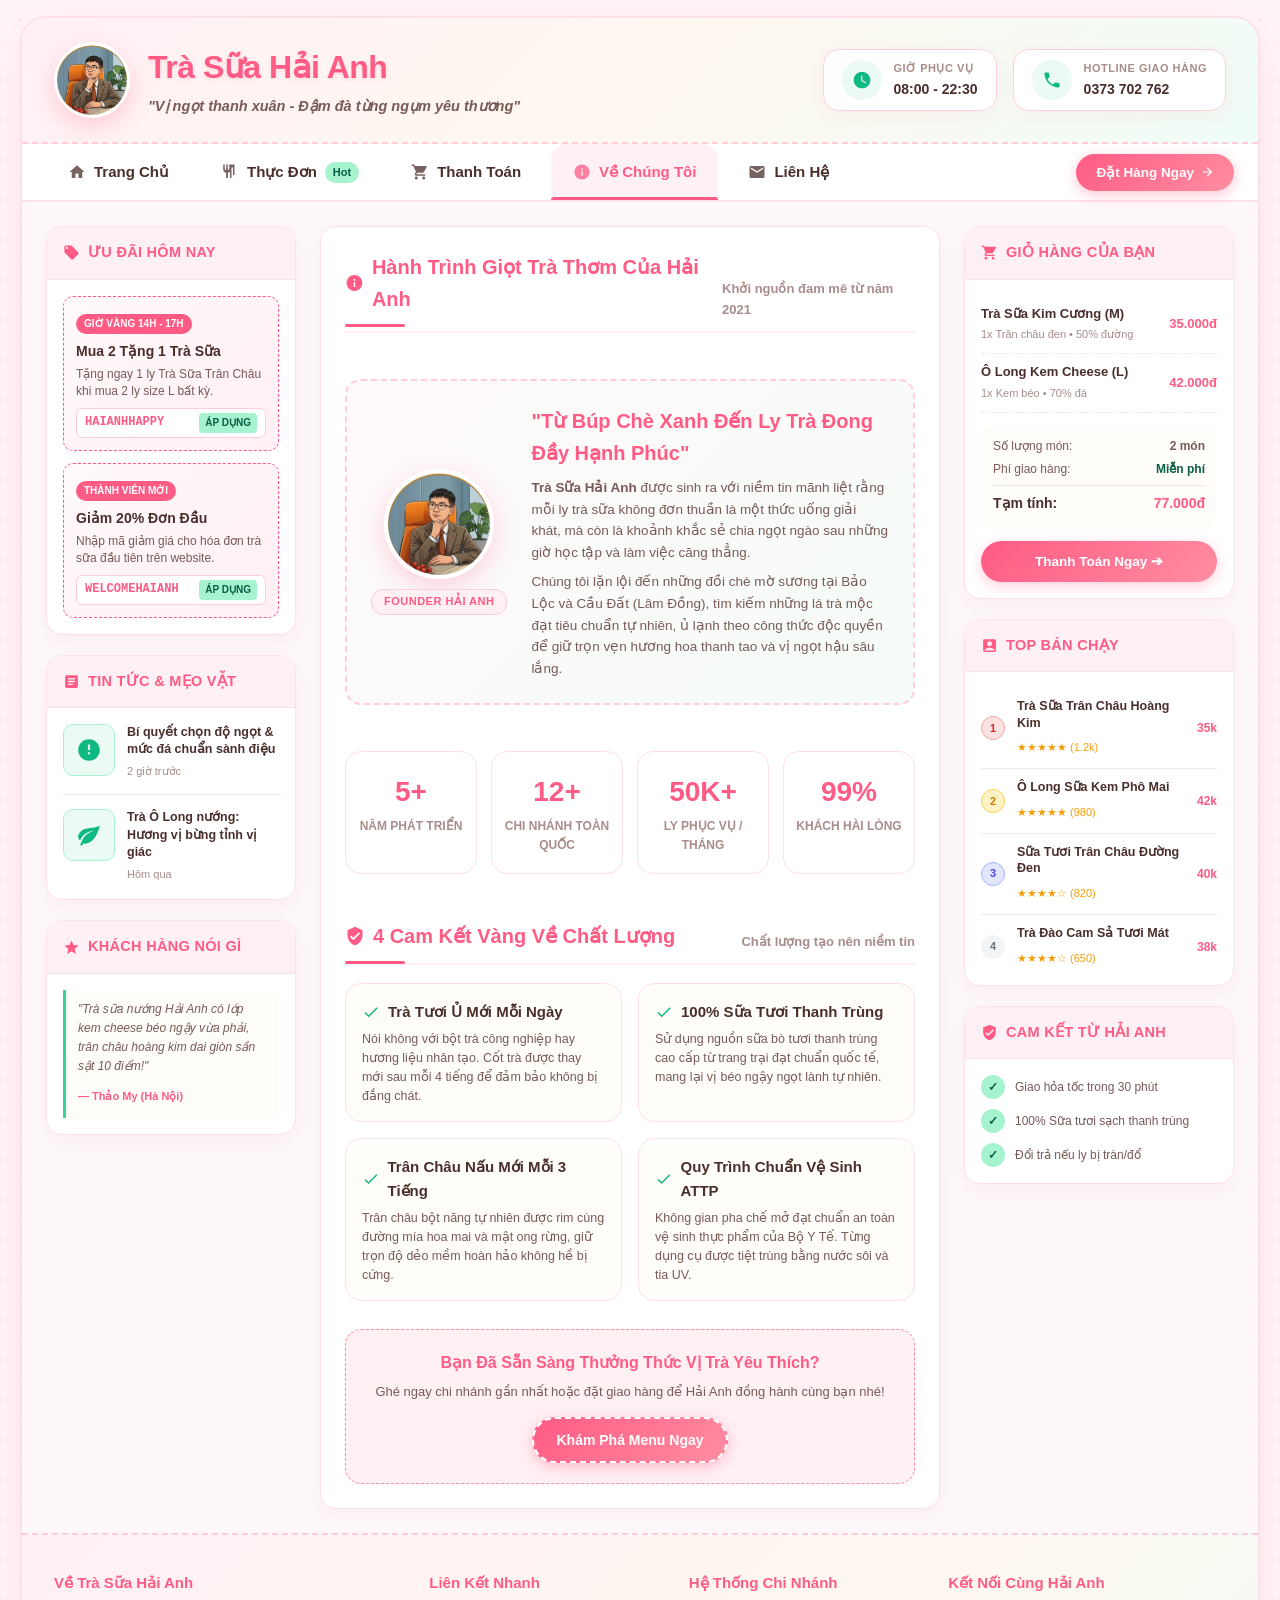
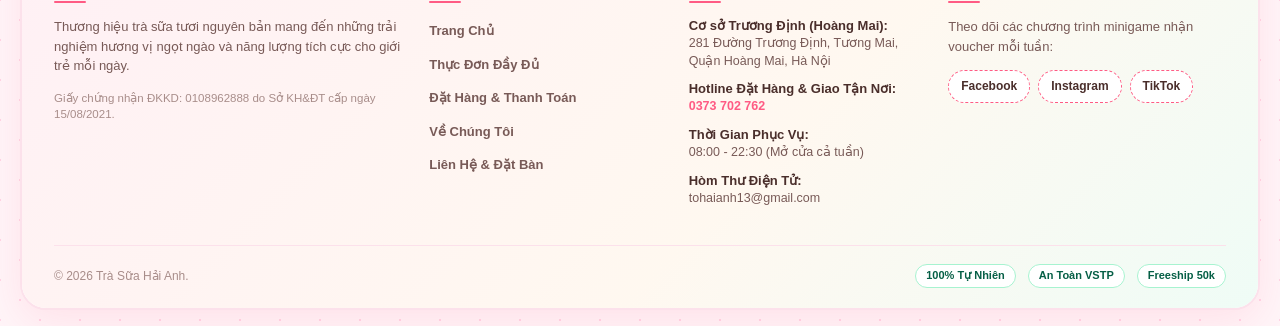
<file: web2/about.html>
<!DOCTYPE html>
<html lang="vi">
<head>
  <meta charset="UTF-8">
  <meta name="viewport" content="width=device-width, initial-scale=1.0">
  <title>Trà Sữa Hải Anh - Về Chúng Tôi | Câu Chuyện Thương Hiệu</title>
  <link rel="stylesheet" href="style.css">
  <link rel="icon" type="image/jpeg" href="logo-hai-anh.jpg">
</head>
<body>

  <!-- KHUNG BAO BỌC TOÀN TRANG (SITE WRAPPER) -->
  <div class="site-wrapper">

    <!-- ====================================================================
         1. TOP ROW: HEADER (Chứa Logo, Slogan, Ảnh minh họa/Tiện ích)
         ==================================================================== -->
    <div class="header-row">
      <!-- Logo & Thương hiệu -->
      <div class="header-brand">
        <a href="index.html" class="brand-logo-badge" title="Trà Sữa Hải Anh - Trang Chủ">
          <img src="logo-hai-anh.jpg" alt="Logo Trà Sữa Hải Anh" class="brand-logo-img">
        </a>
        <div class="brand-info">
          <h1>Trà Sữa Hải Anh</h1>
          <p class="brand-slogan">"Vị ngọt thanh xuân - Đậm đà từng ngụm yêu thương"</p>
        </div>
      </div>

      <!-- Tiện ích nổi bật & Hotline -->
      <div class="header-highlights">
        <div class="highlight-box">
          <div class="highlight-icon">
            <svg viewBox="0 0 24 24"><path d="M12 2C6.5 2 2 6.5 2 12s4.5 10 10 10 10-4.5 10-10S17.5 2 12 2zm4.2 14.2L11 13V7h1.5v5.2l4.5 2.7-.8 1.3z"/></svg>
          </div>
          <div class="highlight-text">
            <span>Giờ phục vụ</span>
            <strong>08:00 - 22:30</strong>
          </div>
        </div>

        <div class="highlight-box">
          <div class="highlight-icon">
            <svg viewBox="0 0 24 24"><path d="M6.6 10.8c1.4 2.8 3.8 5.1 6.6 6.6l2.2-2.2c.3-.3.7-.4 1-.2 1.1.4 2.3.6 3.6.6.6 0 1 .4 1 1V20c0 .6-.4 1-1 1-9.4 0-17-7.6-17-17 0-.6.4-1 1-1h3.5c.6 0 1 .4 1 1 0 1.3.2 2.5.6 3.6.1.4 0 .8-.2 1l-2.3 2.2z"/></svg>
          </div>
          <div class="highlight-text">
            <span>Hotline giao hàng</span>
            <strong><a href="tel:0373702762" style="color: inherit; text-decoration: none;">0373 702 762</a></strong>
          </div>
        </div>
      </div>
    </div>

    <!-- ====================================================================
         2. SECOND ROW: NAVIGATION MENU (Chuyển đổi giữa 4 trang con)
         ==================================================================== -->
    <div class="nav-row">
      <div class="nav-container">
        <ul class="nav-list">
          <li>
            <a href="index.html" class="nav-link">
              <svg viewBox="0 0 24 24"><path d="M10 20v-6h4v6h5v-8h3L12 3 2 12h3v8z"/></svg>
              Trang Chủ
            </a>
          </li>
          <li>
            <a href="menu.html" class="nav-link">
              <svg viewBox="0 0 24 24"><path d="M11 9H9V2H7v7H5V2H3v7c0 2.1 1.7 3.8 3.8 4v7h2.4v-7c2.1-.2 3.8-1.9 3.8-4V2h-2v7zm5-3v10h2V2h-4c-1.1 0-2 .9-2 2v16h2V6h2z"/></svg>
              Thực Đơn
              <span class="nav-badge-pill">Hot</span>
            </a>
          </li>
          <li>
            <a href="checkout.html" class="nav-link">
              <svg viewBox="0 0 24 24"><path d="M7 18c-1.1 0-1.99.9-1.99 2S5.9 22 7 22s2-.9 2-2-.9-2-2-2zM1 2v2h2l3.6 7.59-1.35 2.45c-.16.28-.25.61-.25.96 0 1.1.9 2 2 2h12v-2H7.42c-.14 0-.25-.11-.25-.25l.03-.12.9-1.63h7.45c.75 0 1.41-.41 1.75-1.03l3.58-6.49c.08-.14.12-.31.12-.48 0-.55-.45-1-1-1H5.21l-.94-2H1zm16 16c-1.1 0-1.99.9-1.99 2s.89 2 1.99 2 2-.9 2-2-.9-2-2-2z"/></svg>
              Thanh Toán
            </a>
          </li>
          <li>
            <a href="about.html" class="nav-link active">
              <svg viewBox="0 0 24 24"><path d="M12 2C6.5 2 2 6.5 2 12s4.5 10 10 10 10-4.5 10-10S17.5 2 12 2zm1 15h-2v-6h2v6zm0-8h-2V7h2v2z"/></svg>
              Về Chúng Tôi
            </a>
          </li>
          <li>
            <a href="contact.html" class="nav-link">
              <svg viewBox="0 0 24 24"><path d="M20 4H4c-1.1 0-2 .9-2 2v12c0 1.1.9 2 2 2h16c1.1 0 2-.9 2-2V6c0-1.1-.9-2-2-2zm0 4l-8 5-8-5V6l8 5 8-5v2z"/></svg>
              Liên Hệ
            </a>
          </li>
        </ul>

        <a href="checkout.html" class="nav-order-fast">
          <span>Đặt Hàng Ngay</span>
          <svg width="14" height="14" viewBox="0 0 24 24" fill="#FFFFFF"><path d="M5 13h11.86l-5.43 5.43 1.42 1.42L21.14 12l-8.29-8.29-1.42 1.42L16.86 11H5v2z"/></svg>
        </a>
      </div>
    </div>

    <!-- ====================================================================
         3. THIRD ROW: 3 CỘT SONG SONG (Left - Main Content - Right)
         ==================================================================== -->
    <div class="body-wrapper">

      <!-- CỘT TRÁI: Content (Khuyến mãi & Tin tức) -->
      <div class="side-column left-column">
        <!-- Widget 1: Khuyến Mãi Nổi Bật -->
        <div class="widget-box">
          <div class="widget-header">
            <h3>
              <svg viewBox="0 0 24 24"><path d="M21.41 11.58l-9-9C12.05 2.22 11.55 2 11 2H4c-1.1 0-2 .9-2 2v7c0 .55.22 1.05.59 1.42l9 9c.36.36.86.58 1.41.58.55 0 1.05-.22 1.41-.59l7-7c.37-.36.59-.86.59-1.41 0-.55-.23-1.06-.59-1.42zM5.5 7C4.67 7 4 6.33 4 5.5S4.67 4 5.5 4 7 4.67 7 5.5 6.33 7 5.5 7z"/></svg>
              Ưu Đãi Hôm Nay
            </h3>
          </div>
          <div class="widget-body">
            <div class="promo-item">
              <span class="promo-badge">Giờ Vàng 14h - 17h</span>
              <h4 class="promo-title">Mua 2 Tặng 1 Trà Sữa</h4>
              <p class="promo-desc">Tặng ngay 1 ly Trà Sữa Trân Châu khi mua 2 ly size L bất kỳ.</p>
              <div class="promo-code-wrap">
                <span class="promo-code">HAIANHHAPPY</span>
                <span class="promo-code-btn">ÁP DỤNG</span>
              </div>
            </div>

            <div class="promo-item">
              <span class="promo-badge">Thành Viên Mới</span>
              <h4 class="promo-title">Giảm 20% Đơn Đầu</h4>
              <p class="promo-desc">Nhập mã giảm giá cho hóa đơn trà sữa đầu tiên trên website.</p>
              <div class="promo-code-wrap">
                <span class="promo-code">WELCOMEHAIANH</span>
                <span class="promo-code-btn">ÁP DỤNG</span>
              </div>
            </div>
          </div>
        </div>

        <!-- Widget 2: Tin Tức & Mẹo Hay -->
        <div class="widget-box">
          <div class="widget-header">
            <h3>
              <svg viewBox="0 0 24 24"><path d="M19 3H5c-1.1 0-2 .9-2 2v14c0 1.1.9 2 2 2h14c1.1 0 2-.9 2-2V5c0-1.1-.9-2-2-2zm-5 14H7v-2h7v2zm3-4H7v-2h10v2zm0-4H7V7h10v2z"/></svg>
              Tin Tức & Mẹo Vặt
            </h3>
          </div>
          <div class="widget-body">
            <div class="news-mini-item">
              <div class="news-thumb-box">
                <svg viewBox="0 0 24 24"><path d="M12 2C6.5 2 2 6.5 2 12s4.5 10 10 10 10-4.5 10-10S17.5 2 12 2zm1 14h-2v-2h2v2zm0-4h-2V7h2v5z"/></svg>
              </div>
              <div class="news-mini-content">
                <h5 class="news-mini-title">Bí quyết chọn độ ngọt & mức đá chuẩn sành điệu</h5>
                <span class="news-mini-date">2 giờ trước</span>
              </div>
            </div>

            <div class="news-mini-item">
              <div class="news-thumb-box">
                <svg viewBox="0 0 24 24"><path d="M17 8C8 10 5.9 16.17 3.82 21.34L5.71 22l1-2.3A4.49 4.49 0 0 0 8 20C19 20 22 3 22 3c-1 2-8 2.25-13 3.25S2 11.5 2 13.5s1.75 3.75 1.75 3.75C7 8 17 8 17 8z"/></svg>
              </div>
              <div class="news-mini-content">
                <h5 class="news-mini-title">Trà Ô Long nướng: Hương vị bừng tỉnh vị giác</h5>
                <span class="news-mini-date">Hôm qua</span>
              </div>
            </div>
          </div>
        </div>

        <!-- Widget 3: Góc Đánh Giá -->
        <div class="widget-box">
          <div class="widget-header">
            <h3>
              <svg viewBox="0 0 24 24"><path d="M12 17.27L18.18 21l-1.64-7.03L22 9.24l-7.19-.61L12 2 9.19 8.63 2 9.24l5.46 4.73L5.82 21z"/></svg>
              Khách Hàng Nói Gì
            </h3>
          </div>
          <div class="widget-body">
            <div class="review-quote-box">
              <p class="review-quote-text">"Trà sữa nướng Hải Anh có lớp kem cheese béo ngậy vừa phải, trân châu hoàng kim dai giòn sần sật 10 điểm!"</p>
              <span class="review-quote-author">— Thảo My (Hà Nội)</span>
            </div>
          </div>
        </div>
      </div>

      <!-- CỘT GIỮA: Main Content (Nội Dung Chính: VỀ CHÚNG TÔI) -->
      <div class="main-content">
        <!-- Tiêu đề trang -->
        <div class="section-header">
          <h3 class="section-title">
            <svg width="20" height="20" viewBox="0 0 24 24" fill="currentColor"><path d="M12 2C6.5 2 2 6.5 2 12s4.5 10 10 10 10-4.5 10-10S17.5 2 12 2zm1 15h-2v-6h2v6zm0-8h-2V7h2v2z"/></svg>
            Hành Trình Giọt Trà Thơm Của Hải Anh
          </h3>
          <span class="section-subtitle">Khởi nguồn đam mê từ năm 2021</span>
        </div>

        <!-- Khối giới thiệu thương hiệu -->
        <div class="about-hero-box">
          <div class="about-founder-avatar">
            <div class="founder-img-wrap">
              <img src="logo-hai-anh.jpg" alt="Nhà sáng lập Trà Sữa Hải Anh" loading="lazy">
            </div>
            <span class="founder-badge">Founder Hải Anh</span>
          </div>
          <div class="about-hero-text">
            <h3>"Từ Búp Chè Xanh Đến Ly Trà Đong Đầy Hạnh Phúc"</h3>
            <p><strong>Trà Sữa Hải Anh</strong> được sinh ra với niềm tin mãnh liệt rằng mỗi ly trà sữa không đơn thuần là một thức uống giải khát, mà còn là khoảnh khắc sẻ chia ngọt ngào sau những giờ học tập và làm việc căng thẳng.</p>
            <p style="margin-top: 8px;">Chúng tôi lặn lội đến những đồi chè mờ sương tại Bảo Lộc và Cầu Đất (Lâm Đồng), tìm kiếm những lá trà mộc đạt tiêu chuẩn tự nhiên, ủ lạnh theo công thức độc quyền để giữ trọn vẹn hương hoa thanh tao và vị ngọt hậu sâu lắng.</p>
          </div>
        </div>

        <!-- Thống kê ấn tượng -->
        <div class="stats-grid">
          <div class="stat-item">
            <div class="stat-number">5+</div>
            <div class="stat-label">Năm Phát Triển</div>
          </div>
          <div class="stat-item">
            <div class="stat-number">12+</div>
            <div class="stat-label">Chi Nhánh Toàn Quốc</div>
          </div>
          <div class="stat-item">
            <div class="stat-number">50K+</div>
            <div class="stat-label">Ly Phục Vụ / Tháng</div>
          </div>
          <div class="stat-item">
            <div class="stat-number">99%</div>
            <div class="stat-label">Khách Hài Lòng</div>
          </div>
        </div>

        <!-- Cam kết chất lượng cốt lõi -->
        <div>
          <div class="section-header">
            <h3 class="section-title">
              <svg width="20" height="20" viewBox="0 0 24 24" fill="currentColor"><path d="M12 1L3 5v6c0 5.55 3.84 10.74 9 12 5.16-1.26 9-6.45 9-12V5l-9-4zm-2 16l-4-4 1.41-1.41L10 14.17l6.59-6.59L18 9l-8 8z"/></svg>
              4 Cam Kết Vàng Về Chất Lượng
            </h3>
            <span class="section-subtitle">Chất lượng tạo nên niềm tin</span>
          </div>

          <div class="commit-cards">
            <div class="commit-card">
              <h4>
                <svg viewBox="0 0 24 24"><path d="M9 16.17L4.83 12l-1.42 1.41L9 19 21 7l-1.41-1.41z"/></svg>
                Trà Tươi Ủ Mới Mỗi Ngày
              </h4>
              <p>Nói không với bột trà công nghiệp hay hương liệu nhân tạo. Cốt trà được thay mới sau mỗi 4 tiếng để đảm bảo không bị đắng chát.</p>
            </div>

            <div class="commit-card">
              <h4>
                <svg viewBox="0 0 24 24"><path d="M9 16.17L4.83 12l-1.42 1.41L9 19 21 7l-1.41-1.41z"/></svg>
                100% Sữa Tươi Thanh Trùng
              </h4>
              <p>Sử dụng nguồn sữa bò tươi thanh trùng cao cấp từ trang trại đạt chuẩn quốc tế, mang lại vị béo ngậy ngọt lành tự nhiên.</p>
            </div>

            <div class="commit-card">
              <h4>
                <svg viewBox="0 0 24 24"><path d="M9 16.17L4.83 12l-1.42 1.41L9 19 21 7l-1.41-1.41z"/></svg>
                Trân Châu Nấu Mới Mỗi 3 Tiếng
              </h4>
              <p>Trân châu bột năng tự nhiên được rim cùng đường mía hoa mai và mật ong rừng, giữ trọn độ dẻo mềm hoàn hảo không hề bị cứng.</p>
            </div>

            <div class="commit-card">
              <h4>
                <svg viewBox="0 0 24 24"><path d="M9 16.17L4.83 12l-1.42 1.41L9 19 21 7l-1.41-1.41z"/></svg>
                Quy Trình Chuẩn Vệ Sinh ATTP
              </h4>
              <p>Không gian pha chế mở đạt chuẩn an toàn vệ sinh thực phẩm của Bộ Y Tế. Từng dụng cụ được tiệt trùng bằng nước sôi và tia UV.</p>
            </div>
          </div>
        </div>

        <!-- Lời mời ghé quán -->
        <div style="background-color: #FFF0F4; border-radius: var(--radius-md); padding: 20px; text-align: center; border: 1px dashed var(--primary-pink-dark);">
          <h4 style="font-size: 16px; color: var(--accent-rose); margin-bottom: 6px;">Bạn Đã Sẵn Sàng Thưởng Thức Vị Trà Yêu Thích?</h4>
          <p style="font-size: 13px; color: var(--text-muted); margin-bottom: 14px;">Ghé ngay chi nhánh gần nhất hoặc đặt giao hàng để Hải Anh đồng hành cùng bạn nhé!</p>
          <a href="menu.html" class="btn-primary" style="display: inline-block;">Khám Phá Menu Ngay</a>
        </div>
      </div>

      <!-- CỘT PHẢI: Content (Giỏ hàng & Sản phẩm bán chạy) -->
      <div class="side-column right-column">
        <!-- Widget 1: Giỏ Hàng Tạm Tính -->
        <div class="widget-box">
          <div class="widget-header">
            <h3>
              <svg viewBox="0 0 24 24"><path d="M7 18c-1.1 0-1.99.9-1.99 2S5.9 22 7 22s2-.9 2-2-.9-2-2-2zM1 2v2h2l3.6 7.59-1.35 2.45c-.16.28-.25.61-.25.96 0 1.1.9 2 2 2h12v-2H7.42c-.14 0-.25-.11-.25-.25l.03-.12.9-1.63h7.45c.75 0 1.41-.41 1.75-1.03l3.58-6.49c.08-.14.12-.31.12-.48 0-.55-.45-1-1-1H5.21l-.94-2H1zm16 16c-1.1 0-1.99.9-1.99 2s.89 2 1.99 2 2-.9 2-2-.9-2-2-2z"/></svg>
              Giỏ Hàng Của Bạn
            </h3>
          </div>
          <div class="widget-body">
            <ul class="cart-list">
              <li class="cart-item">
                <div>
                  <span class="cart-item-name">Trà Sữa Kim Cương (M)</span>
                  <span class="cart-item-sub">1x Trân châu đen • 50% đường</span>
                </div>
                <span class="cart-item-price">35.000đ</span>
              </li>
              <li class="cart-item">
                <div>
                  <span class="cart-item-name">Ô Long Kem Cheese (L)</span>
                  <span class="cart-item-sub">1x Kem béo • 70% đá</span>
                </div>
                <span class="cart-item-price">42.000đ</span>
              </li>
            </ul>

            <div class="cart-summary">
              <div class="cart-sum-row">
                <span>Số lượng món:</span>
                <strong>2 món</strong>
              </div>
              <div class="cart-sum-row">
                <span>Phí giao hàng:</span>
                <strong style="color: var(--mint-dark);">Miễn phí</strong>
              </div>
              <div class="cart-sum-row cart-sum-total">
                <span>Tạm tính:</span>
                <span style="color: var(--accent-rose);">77.000đ</span>
              </div>
            </div>

            <a href="menu.html" class="cart-checkout-btn">Thanh Toán Ngay ➔</a>
          </div>
        </div>

        <!-- Widget 2: Bán Chạy Nhất (Best Sellers) -->
        <div class="widget-box">
          <div class="widget-header">
            <h3>
              <svg viewBox="0 0 24 24"><path d="M19 3H5c-1.1 0-2 .9-2 2v14c0 1.1.9 2 2 2h14c1.1 0 2-.9 2-2V5c0-1.1-.9-2-2-2zm-7 3c1.93 0 3.5 1.57 3.5 3.5S13.93 13 12 13s-3.5-1.57-3.5-3.5S10.07 6 12 6zm7 13H5v-.23c0-.62.28-1.2.76-1.58C7.47 15.82 9.64 15 12 15s4.53.82 6.24 2.19c.48.38.76.96.76 1.58V19z"/></svg>
              Top Bán Chạy
            </h3>
          </div>
          <div class="widget-body">
            <ul class="bestseller-list">
              <li class="bestseller-item">
                <span class="bestseller-rank rank-1">1</span>
                <div class="bestseller-info">
                  <h5 class="bestseller-name">Trà Sữa Trân Châu Hoàng Kim</h5>
                  <span class="bestseller-rating">★★★★★ (1.2k)</span>
                </div>
                <span class="bestseller-price">35k</span>
              </li>

              <li class="bestseller-item">
                <span class="bestseller-rank rank-2">2</span>
                <div class="bestseller-info">
                  <h5 class="bestseller-name">Ô Long Sữa Kem Phô Mai</h5>
                  <span class="bestseller-rating">★★★★★ (980)</span>
                </div>
                <span class="bestseller-price">42k</span>
              </li>

              <li class="bestseller-item">
                <span class="bestseller-rank rank-3">3</span>
                <div class="bestseller-info">
                  <h5 class="bestseller-name">Sữa Tươi Trân Châu Đường Đen</h5>
                  <span class="bestseller-rating">★★★★☆ (820)</span>
                </div>
                <span class="bestseller-price">40k</span>
              </li>

              <li class="bestseller-item">
                <span class="bestseller-rank rank-4">4</span>
                <div class="bestseller-info">
                  <h5 class="bestseller-name">Trà Đào Cam Sả Tươi Mát</h5>
                  <span class="bestseller-rating">★★★★☆ (650)</span>
                </div>
                <span class="bestseller-price">38k</span>
              </li>
            </ul>
          </div>
        </div>

        <!-- Widget 3: Cam Kết Dịch Vụ -->
        <div class="widget-box">
          <div class="widget-header">
            <h3>
              <svg viewBox="0 0 24 24"><path d="M12 1L3 5v6c0 5.55 3.84 10.74 9 12 5.16-1.26 9-6.45 9-12V5l-9-4zm-2 16l-4-4 1.41-1.41L10 14.17l6.59-6.59L18 9l-8 8z"/></svg>
              Cam Kết Từ Hải Anh
            </h3>
          </div>
          <div class="widget-body">
            <div class="commit-item">
              <span class="commit-icon">✓</span>
              <span>Giao hỏa tốc trong 30 phút</span>
            </div>
            <div class="commit-item">
              <span class="commit-icon">✓</span>
              <span>100% Sữa tươi sạch thanh trùng</span>
            </div>
            <div class="commit-item">
              <span class="commit-icon">✓</span>
              <span>Đổi trả nếu ly bị tràn/đổ</span>
            </div>
          </div>
        </div>
      </div>

    </div>

    <!-- ====================================================================
         4. BOTTOM ROW: FOOTER (Thông Tin Liên Hệ, Hệ Thống Chi Nhánh, Bản Quyền)
         ==================================================================== -->
    <div class="footer-row">
      <div class="footer-columns">
        <!-- Cột 1: Thương hiệu -->
        <div class="footer-col">
          <h4>Về Trà Sữa Hải Anh</h4>
          <p class="footer-brand-desc">Thương hiệu trà sữa tươi nguyên bản mang đến những trải nghiệm hương vị ngọt ngào và năng lượng tích cực cho giới trẻ mỗi ngày.</p>
          <p class="footer-license">Giấy chứng nhận ĐKKD: 0108962888 do Sở KH&ĐT cấp ngày 15/08/2021.</p>
        </div>

        <!-- Cột 2: Danh mục nhanh -->
        <div class="footer-col">
          <h4>Liên Kết Nhanh</h4>
          <ul class="footer-links">
            <li><a href="index.html">Trang Chủ</a></li>
            <li><a href="menu.html">Thực Đơn Đầy Đủ</a></li>
            <li><a href="checkout.html">Đặt Hàng & Thanh Toán</a></li>
            <li><a href="about.html">Về Chúng Tôi</a></li>
            <li><a href="contact.html">Liên Hệ & Đặt Bàn</a></li>
          </ul>
        </div>

        <!-- Cột 3: Hệ thống cửa hàng -->
        <div class="footer-col">
          <h4>Hệ Thống Chi Nhánh</h4>
          <ul class="branch-list">
            <li>
              <strong>Cơ sở Trương Định (Hoàng Mai):</strong>
              281 Đường Trương Định, Tương Mai, Quận Hoàng Mai, Hà Nội
            </li>
            <li>
              <strong>Hotline Đặt Hàng & Giao Tận Nơi:</strong>
              <a href="tel:0373702762" style="color: var(--accent-rose); font-weight: 800; text-decoration: none;">0373 702 762</a>
            </li>
            <li>
              <strong>Thời Gian Phục Vụ:</strong>
              08:00 - 22:30 (Mở cửa cả tuần)
            </li>
            <li>
              <strong>Hòm Thư Điện Tử:</strong>
              <a href="mailto:tohaianh13@gmail.com" style="color: inherit; text-decoration: none;">tohaianh13@gmail.com</a>
            </li>
          </ul>
        </div>

        <!-- Cột 4: Kết nối mạng xã hội & Hỗ trợ -->
        <div class="footer-col">
          <h4>Kết Nối Cùng Hải Anh</h4>
          <p class="footer-brand-desc">Theo dõi các chương trình minigame nhận voucher mỗi tuần:</p>
          <div class="social-pills">
            <a href="https://www.facebook.com/to.haii.anhh" target="_blank" rel="noopener noreferrer" class="social-pill-btn">Facebook</a>
            <a href="https://www.instagram.com" target="_blank" rel="noopener noreferrer" class="social-pill-btn">Instagram</a>
            <a href="https://www.tiktok.com/" target="_blank" rel="noopener noreferrer" class="social-pill-btn">TikTok</a>
          </div>
        </div>
      </div>

      <!-- Thanh bản quyền dưới cùng -->
      <div class="footer-bottom-bar">
        <span>© 2026 Trà Sữa Hải Anh.</span>
        <div class="footer-badges-strip">
          <span class="footer-badge-pill">100% Tự Nhiên</span>
          <span class="footer-badge-pill">An Toàn VSTP</span>
          <span class="footer-badge-pill">Freeship 50k</span>
        </div>
      </div>
    </div>

  </div>

</body>
</html>
</file>
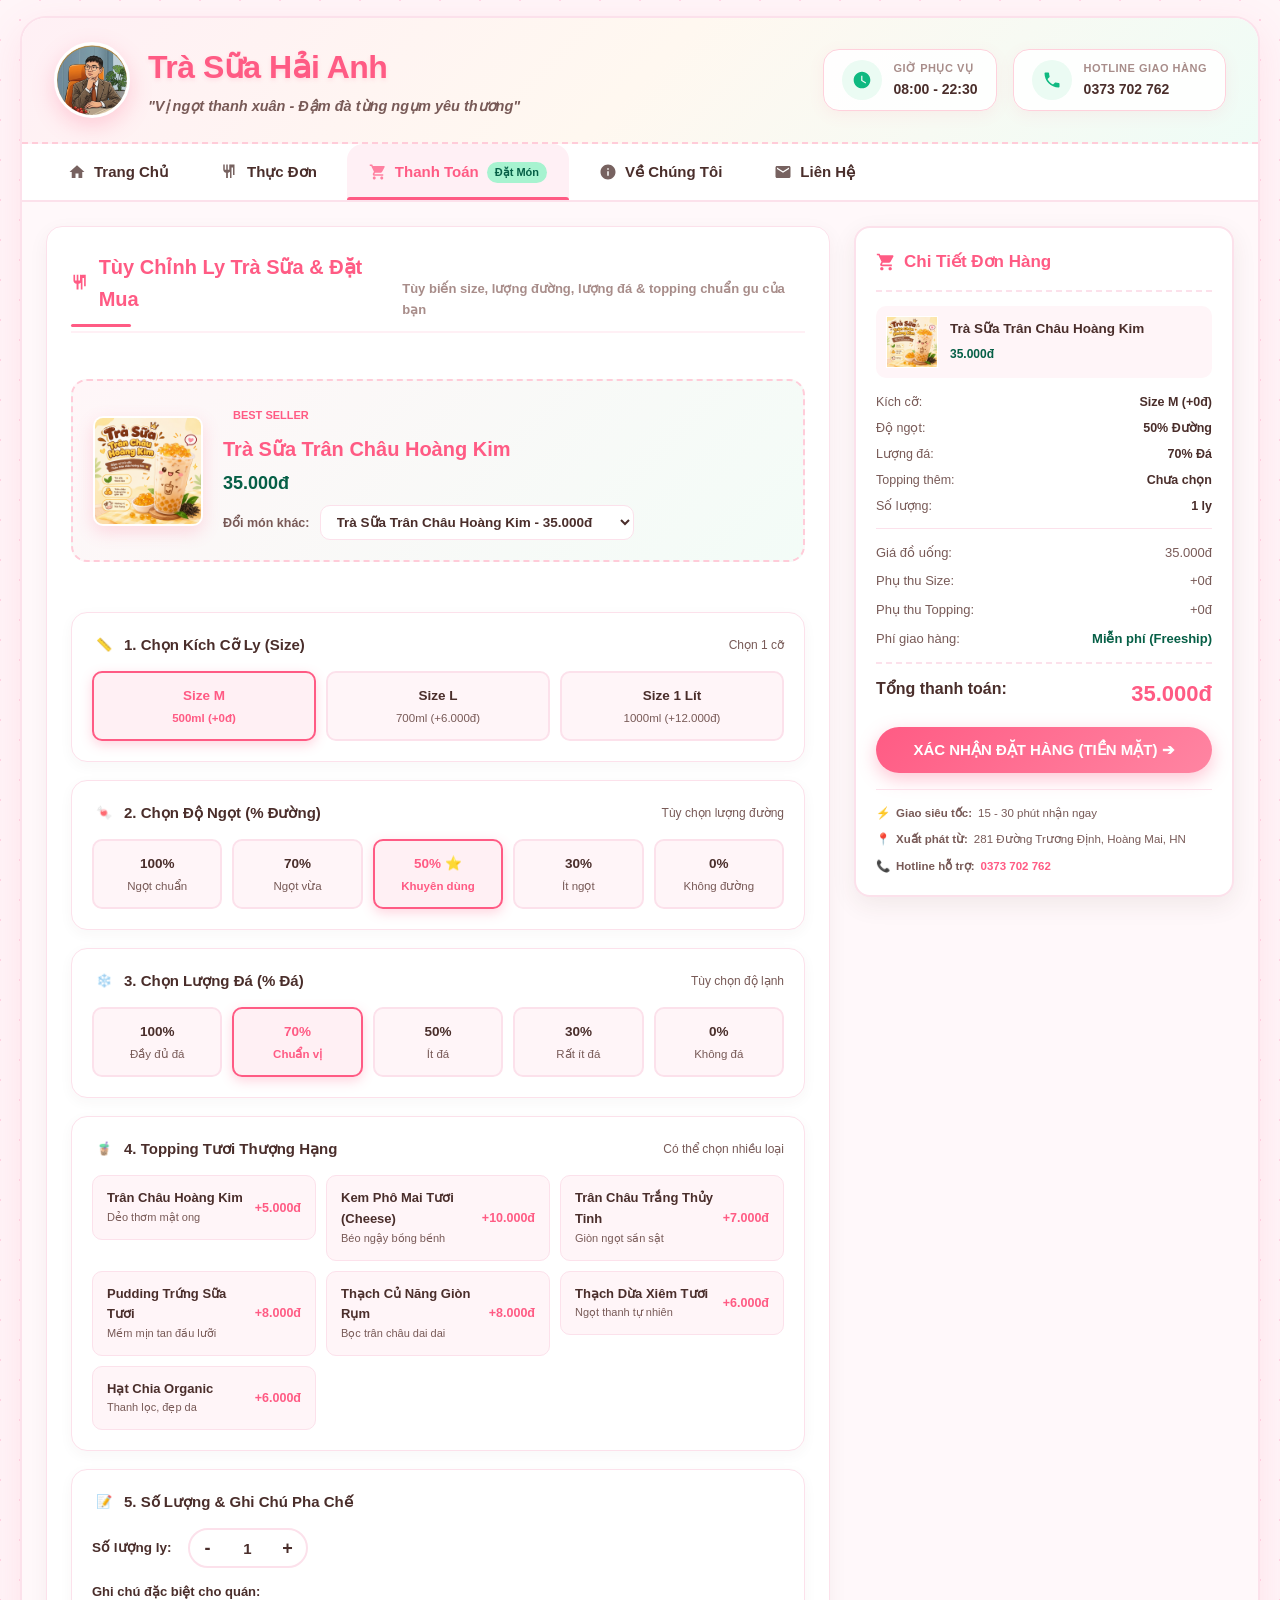
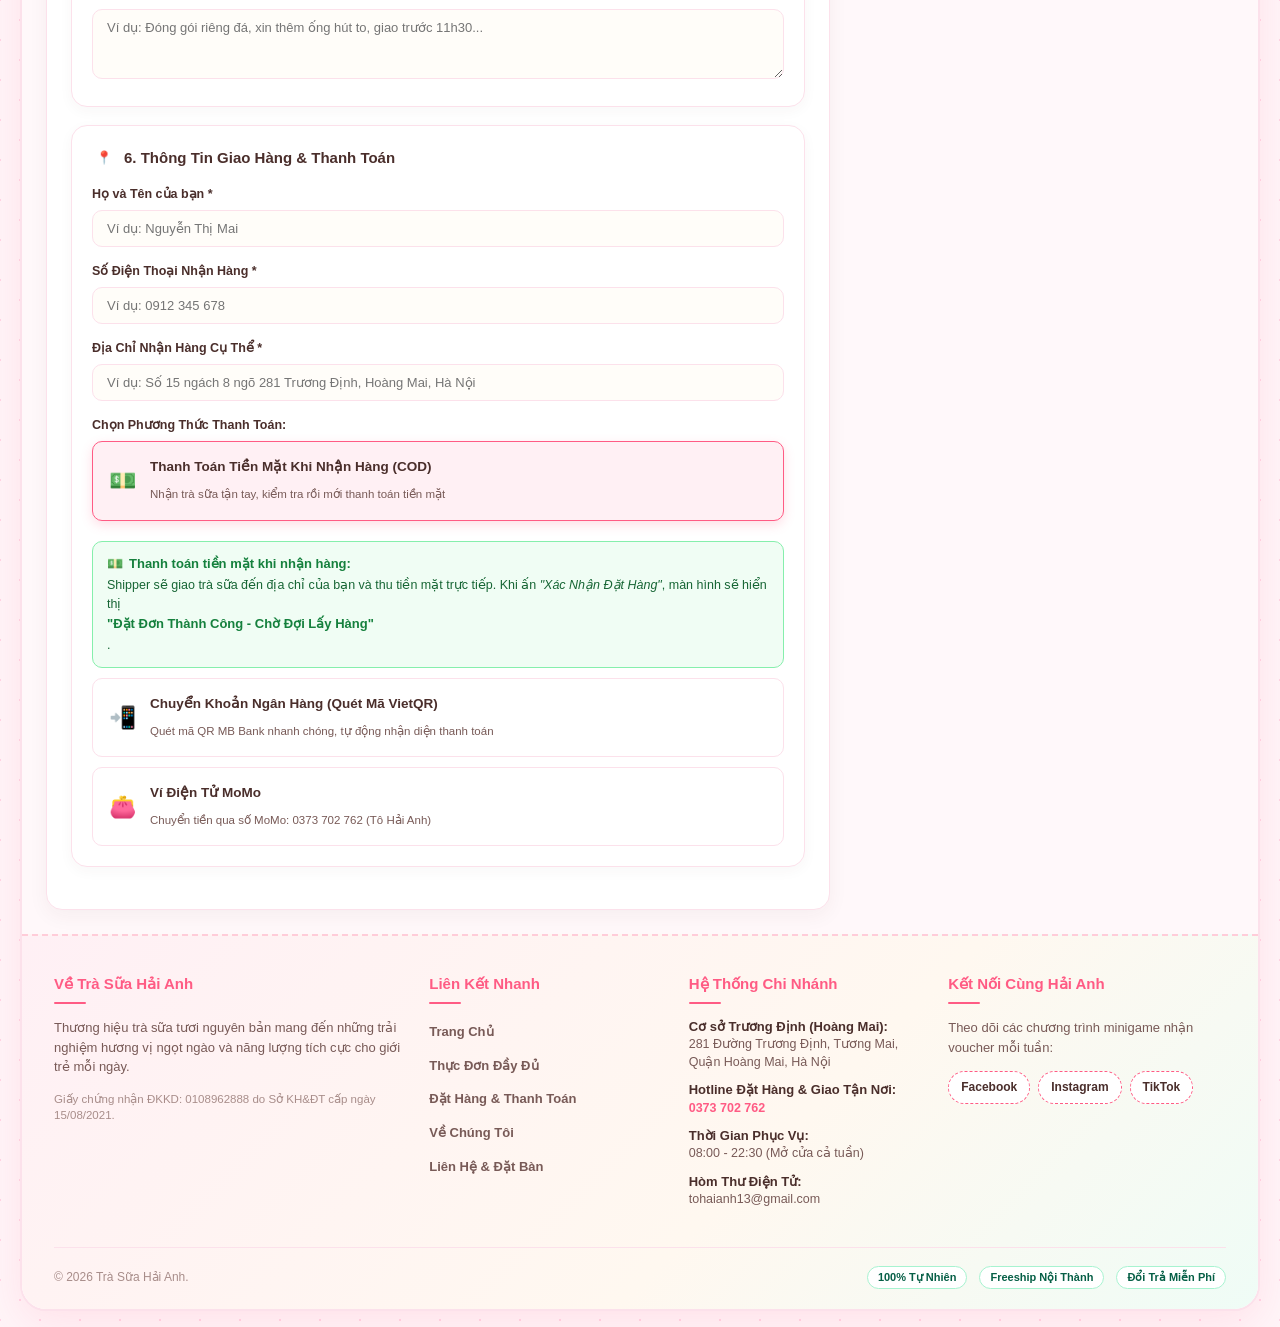
<file: web2/checkout.html>
<!DOCTYPE html>
<html lang="vi">
<head>
  <meta charset="UTF-8">
  <meta name="viewport" content="width=device-width, initial-scale=1.0">
  <title>Trà Sữa Hải Anh - Đặt Món & Tùy Chỉnh Topping | Thanh Toán Nhanh</title>
  <link rel="stylesheet" href="style.css">
  <link rel="icon" type="image/jpeg" href="logo-hai-anh.jpg">
</head>
<body>

  <!-- KHUNG BAO BỌC TOÀN TRANG (SITE WRAPPER) -->
  <div class="site-wrapper">

    <!-- ====================================================================
         1. TOP ROW: HEADER
         ==================================================================== -->
    <div class="header-row">
      <!-- Logo & Thương hiệu -->
      <div class="header-brand">
        <a href="index.html" class="brand-logo-badge" title="Trà Sữa Hải Anh - Trang Chủ">
          <img src="logo-hai-anh.jpg" alt="Logo Trà Sữa Hải Anh" class="brand-logo-img">
        </a>
        <div class="brand-info">
          <h1>Trà Sữa Hải Anh</h1>
          <p class="brand-slogan">"Vị ngọt thanh xuân - Đậm đà từng ngụm yêu thương"</p>
        </div>
      </div>

      <!-- Tiện ích nổi bật & Hotline -->
      <div class="header-highlights">
        <div class="highlight-box">
          <div class="highlight-icon">
            <svg viewBox="0 0 24 24"><path d="M12 2C6.5 2 2 6.5 2 12s4.5 10 10 10 10-4.5 10-10S17.5 2 12 2zm4.2 14.2L11 13V7h1.5v5.2l4.5 2.7-.8 1.3z"/></svg>
          </div>
          <div class="highlight-text">
            <span>Giờ phục vụ</span>
            <strong>08:00 - 22:30</strong>
          </div>
        </div>

        <div class="highlight-box">
          <div class="highlight-icon">
            <svg viewBox="0 0 24 24"><path d="M6.6 10.8c1.4 2.8 3.8 5.1 6.6 6.6l2.2-2.2c.3-.3.7-.4 1-.2 1.1.4 2.3.6 3.6.6.6 0 1 .4 1 1V20c0 .6-.4 1-1 1-9.4 0-17-7.6-17-17 0-.6.4-1 1-1h3.5c.6 0 1 .4 1 1 0 1.3.2 2.5.6 3.6.1.4 0 .8-.2 1l-2.3 2.2z"/></svg>
          </div>
          <div class="highlight-text">
            <span>Hotline giao hàng</span>
            <strong><a href="tel:0373702762" style="color: inherit; text-decoration: none;">0373 702 762</a></strong>
          </div>
        </div>
      </div>
    </div>

    <!-- ====================================================================
         2. SECOND ROW: NAVIGATION MENU
         ==================================================================== -->
    <div class="nav-row">
      <div class="nav-container">
        <ul class="nav-list">
          <li>
            <a href="index.html" class="nav-link">
              <svg viewBox="0 0 24 24"><path d="M10 20v-6h4v6h5v-8h3L12 3 2 12h3v8z"/></svg>
              Trang Chủ
            </a>
          </li>
          <li>
            <a href="menu.html" class="nav-link">
              <svg viewBox="0 0 24 24"><path d="M11 9H9V2H7v7H5V2H3v7c0 2.1 1.7 3.8 3.8 4v7h2.4v-7c2.1-.2 3.8-1.9 3.8-4V2h-2v7zm5-3v10h2V2h-4c-1.1 0-2 .9-2 2v16h2V6h2z"/></svg>
              Thực Đơn
            </a>
          </li>
          <li>
            <a href="checkout.html" class="nav-link active">
              <svg viewBox="0 0 24 24"><path d="M7 18c-1.1 0-1.99.9-1.99 2S5.9 22 7 22s2-.9 2-2-.9-2-2-2zM1 2v2h2l3.6 7.59-1.35 2.45c-.16.28-.25.61-.25.96 0 1.1.9 2 2 2h12v-2H7.42c-.14 0-.25-.11-.25-.25l.03-.12.9-1.63h7.45c.75 0 1.41-.41 1.75-1.03l3.58-6.49c.08-.14.12-.31.12-.48 0-.55-.45-1-1-1H5.21l-.94-2H1zm16 16c-1.1 0-1.99.9-1.99 2s.89 2 1.99 2 2-.9 2-2-.9-2-2-2z"/></svg>
              Thanh Toán
              <span class="nav-badge-pill">Đặt Món</span>
            </a>
          </li>
          <li>
            <a href="about.html" class="nav-link">
              <svg viewBox="0 0 24 24"><path d="M12 2C6.5 2 2 6.5 2 12s4.5 10 10 10 10-4.5 10-10S17.5 2 12 2zm1 15h-2v-6h2v6zm0-8h-2V7h2v2z"/></svg>
              Về Chúng Tôi
            </a>
          </li>
          <li>
            <a href="contact.html" class="nav-link">
              <svg viewBox="0 0 24 24"><path d="M20 4H4c-1.1 0-2 .9-2 2v12c0 1.1.9 2 2 2h16c1.1 0 2-.9 2-2V6c0-1.1-.9-2-2-2zm0 4l-8 5-8-5V6l8 5 8-5v2z"/></svg>
              Liên Hệ
            </a>
          </li>
        </ul>
      </div>
    </div>

    <!-- ====================================================================
         3. BODY WRAPPER (2 CỘT: Cột tùy chỉnh form + Cột tóm tắt hóa đơn)
         ==================================================================== -->
    <div class="body-wrapper checkout-body-wrapper">

      <!-- CỘT CHÍNH: FORM TÙY CHỈNH MÓN & THÔNG TIN ĐẶT HÀNG -->
      <div class="main-content" style="flex: 1; min-width: 0;">
        
        <!-- Tiêu đề trang -->
        <div class="section-header">
          <h3 class="section-title">
            <svg width="20" height="20" viewBox="0 0 24 24" fill="currentColor"><path d="M11 9H9V2H7v7H5V2H3v7c0 2.1 1.7 3.8 3.8 4v7h2.4v-7c2.1-.2 3.8-1.9 3.8-4V2h-2v7zm5-3v10h2V2h-4c-1.1 0-2 .9-2 2v16h2V6h2z"/></svg>
            Tùy Chỉnh Ly Trà Sữa & Đặt Mua
          </h3>
          <span class="section-subtitle">Tùy biến size, lượng đường, lượng đá & topping chuẩn gu của bạn</span>
        </div>

        <!-- Banner sản phẩm đang chọn -->
        <div class="checkout-drink-banner">
          <div class="checkout-drink-poster">
            <img id="drink-img" src="tra-sua-tran-chau-hoang-kim.jpg" alt="Thức uống đang chọn">
          </div>
          <div class="checkout-drink-details">
            <span class="checkout-drink-badge" id="drink-badge">Best Seller</span>
            <h3 class="checkout-drink-title" id="drink-title">Trà Sữa Trân Châu Hoàng Kim</h3>
            <div class="checkout-drink-price" id="drink-price">35.000đ</div>
            <div class="checkout-drink-selector-row">
              <label for="drink-select" style="font-size: 12.5px; color: var(--text-muted); font-weight: 700;">Đổi món khác:</label>
              <select id="drink-select" class="checkout-drink-select">
                <option value="hoang-kim" data-price="35000" data-img="tra-sua-tran-chau-hoang-kim.jpg" data-badge="Best Seller" data-title="Trà Sữa Trân Châu Hoàng Kim">Trà Sữa Trân Châu Hoàng Kim - 35.000đ</option>
                <option value="o-long" data-price="42000" data-img="tra-o-long-sua-kem-pho-mai.jpg" data-badge="Hot" data-title="Trà Ô Long Sữa Kem Phô Mai">Trà Ô Long Sữa Kem Phô Mai - 42.000đ</option>
                <option value="nhai-kem-trung" data-price="45000" data-img="tra-nhai-sua-kem-trung-dua.jpg" data-badge="Thơm Mát" data-title="Trà Nhài Sữa Kem Trứng Dừa">Trà Nhài Sữa Kem Trứng Dừa - 45.000đ</option>
                <option value="o-long-nhai" data-price="35000" data-img="tra-o-long-nhai.jpg" data-badge="Thanh Mát" data-title="Trà Ô Long Nhài">Trà Ô Long Nhài - 35.000đ</option>
                <option value="dao-cam-sa" data-price="38000" data-img="tra-dao-cam-sa-tuoi-mat.jpg" data-badge="Must Try" data-title="Trà Đào Cam Sả Tươi Mát">Trà Đào Cam Sả Tươi Mát - 38.000đ</option>
                <option value="dau-tay" data-price="42000" data-img="tra-dau-tay-luc-tra-thanh-yen.jpg" data-badge="Healthy" data-title="Trà Dâu Tây Lục Trà Thanh Yên">Trà Dâu Tây Lục Trà Thanh Yên - 42.000đ</option>
                <option value="chanh-leo" data-price="36000" data-img="tra-xanh-chanh-leo-hat-chia.jpg" data-badge="Mát Lạnh" data-title="Trà Xanh Chanh Leo Hạt Chia">Trà Xanh Chanh Leo Hạt Chia - 36.000đ</option>
                <option value="viet-quat" data-price="38000" data-img="tra-viet-quat.jpg" data-badge="Mới Ra Mắt" data-title="Trà Việt Quất">Trà Việt Quất - 38.000đ</option>
                <option value="duong-den" data-price="40000" data-img="sua-tuoi-tran-chau-duong-den.jpg" data-badge="Yêu Thích" data-title="Sữa Tươi Trân Châu Đường Đen">Sữa Tươi Trân Châu Đường Đen - 40.000đ</option>
              </select>
            </div>
          </div>
        </div>

        <form id="checkout-form" onsubmit="handleOrderSubmit(event);">

          <!-- 1. CHỌN SIZE -->
          <div class="custom-section-box">
            <div class="custom-section-title">
              <span class="section-icon">📏</span>
              1. Chọn Kích Cỡ Ly (Size)
              <span class="title-note">Chọn 1 cỡ</span>
            </div>
            <div class="option-pill-grid">
              <label class="option-pill-card">
                <input type="radio" name="size" value="Size M" data-price="0" checked onchange="updateLiveSummary();">
                <div class="option-pill-content">
                  <strong>Size M</strong>
                  <span>500ml (+0đ)</span>
                </div>
              </label>

              <label class="option-pill-card">
                <input type="radio" name="size" value="Size L" data-price="6000" onchange="updateLiveSummary();">
                <div class="option-pill-content">
                  <strong>Size L</strong>
                  <span>700ml (+6.000đ)</span>
                </div>
              </label>

              <label class="option-pill-card">
                <input type="radio" name="size" value="Size Khổng Lồ" data-price="12000" onchange="updateLiveSummary();">
                <div class="option-pill-content">
                  <strong>Size 1 Lít</strong>
                  <span>1000ml (+12.000đ)</span>
                </div>
              </label>
            </div>
          </div>

          <!-- 2. CHỌN % ĐƯỜNG -->
          <div class="custom-section-box">
            <div class="custom-section-title">
              <span class="section-icon">🍬</span>
              2. Chọn Độ Ngọt (% Đường)
              <span class="title-note">Tùy chọn lượng đường</span>
            </div>
            <div class="option-pill-grid" style="grid-template-columns: repeat(5, 1fr);">
              <label class="option-pill-card">
                <input type="radio" name="sugar" value="100% Đường" onchange="updateLiveSummary();">
                <div class="option-pill-content">
                  <strong>100%</strong>
                  <span>Ngọt chuẩn</span>
                </div>
              </label>

              <label class="option-pill-card">
                <input type="radio" name="sugar" value="70% Đường" onchange="updateLiveSummary();">
                <div class="option-pill-content">
                  <strong>70%</strong>
                  <span>Ngọt vừa</span>
                </div>
              </label>

              <label class="option-pill-card">
                <input type="radio" name="sugar" value="50% Đường" checked onchange="updateLiveSummary();">
                <div class="option-pill-content">
                  <strong>50% ⭐</strong>
                  <span>Khuyên dùng</span>
                </div>
              </label>

              <label class="option-pill-card">
                <input type="radio" name="sugar" value="30% Đường" onchange="updateLiveSummary();">
                <div class="option-pill-content">
                  <strong>30%</strong>
                  <span>Ít ngọt</span>
                </div>
              </label>

              <label class="option-pill-card">
                <input type="radio" name="sugar" value="0% Đường" onchange="updateLiveSummary();">
                <div class="option-pill-content">
                  <strong>0%</strong>
                  <span>Không đường</span>
                </div>
              </label>
            </div>
          </div>

          <!-- 3. CHỌN % ĐÁ -->
          <div class="custom-section-box">
            <div class="custom-section-title">
              <span class="section-icon">❄️</span>
              3. Chọn Lượng Đá (% Đá)
              <span class="title-note">Tùy chọn độ lạnh</span>
            </div>
            <div class="option-pill-grid" style="grid-template-columns: repeat(5, 1fr);">
              <label class="option-pill-card">
                <input type="radio" name="ice" value="100% Đá" onchange="updateLiveSummary();">
                <div class="option-pill-content">
                  <strong>100%</strong>
                  <span>Đầy đủ đá</span>
                </div>
              </label>

              <label class="option-pill-card">
                <input type="radio" name="ice" value="70% Đá" checked onchange="updateLiveSummary();">
                <div class="option-pill-content">
                  <strong>70%</strong>
                  <span>Chuẩn vị</span>
                </div>
              </label>

              <label class="option-pill-card">
                <input type="radio" name="ice" value="50% Đá" onchange="updateLiveSummary();">
                <div class="option-pill-content">
                  <strong>50%</strong>
                  <span>Ít đá</span>
                </div>
              </label>

              <label class="option-pill-card">
                <input type="radio" name="ice" value="30% Đá" onchange="updateLiveSummary();">
                <div class="option-pill-content">
                  <strong>30%</strong>
                  <span>Rất ít đá</span>
                </div>
              </label>

              <label class="option-pill-card">
                <input type="radio" name="ice" value="0% Đá" onchange="updateLiveSummary();">
                <div class="option-pill-content">
                  <strong>0%</strong>
                  <span>Không đá</span>
                </div>
              </label>
            </div>
          </div>

          <!-- 4. CHỌN TOPPING CÁC LOẠI -->
          <div class="custom-section-box">
            <div class="custom-section-title">
              <span class="section-icon">🧋</span>
              4. Topping Tươi Thượng Hạng
              <span class="title-note">Có thể chọn nhiều loại</span>
            </div>
            <div class="topping-checkbox-grid">
              <label class="topping-check-card">
                <input type="checkbox" name="topping" value="Trân Châu Hoàng Kim" data-price="5000" onchange="updateLiveSummary();">
                <div class="topping-check-content">
                  <div class="topping-check-info">
                    <strong>Trân Châu Hoàng Kim</strong>
                    <span>Dẻo thơm mật ong</span>
                  </div>
                  <span class="topping-check-price">+5.000đ</span>
                </div>
              </label>

              <label class="topping-check-card">
                <input type="checkbox" name="topping" value="Kem Phô Mai Tươi Cheese" data-price="10000" onchange="updateLiveSummary();">
                <div class="topping-check-content">
                  <div class="topping-check-info">
                    <strong>Kem Phô Mai Tươi (Cheese)</strong>
                    <span>Béo ngậy bồng bềnh</span>
                  </div>
                  <span class="topping-check-price">+10.000đ</span>
                </div>
              </label>

              <label class="topping-check-card">
                <input type="checkbox" name="topping" value="Trân Châu Trắng Thủy Tinh" data-price="7000" onchange="updateLiveSummary();">
                <div class="topping-check-content">
                  <div class="topping-check-info">
                    <strong>Trân Châu Trắng Thủy Tinh</strong>
                    <span>Giòn ngọt sần sật</span>
                  </div>
                  <span class="topping-check-price">+7.000đ</span>
                </div>
              </label>

              <label class="topping-check-card">
                <input type="checkbox" name="topping" value="Pudding Trứng Sữa Tươi" data-price="8000" onchange="updateLiveSummary();">
                <div class="topping-check-content">
                  <div class="topping-check-info">
                    <strong>Pudding Trứng Sữa Tươi</strong>
                    <span>Mềm mịn tan đầu lưỡi</span>
                  </div>
                  <span class="topping-check-price">+8.000đ</span>
                </div>
              </label>

              <label class="topping-check-card">
                <input type="checkbox" name="topping" value="Thạch Củ Năng Bọc Trân Châu" data-price="8000" onchange="updateLiveSummary();">
                <div class="topping-check-content">
                  <div class="topping-check-info">
                    <strong>Thạch Củ Năng Giòn Rụm</strong>
                    <span>Bọc trân châu dai dai</span>
                  </div>
                  <span class="topping-check-price">+8.000đ</span>
                </div>
              </label>

              <label class="topping-check-card">
                <input type="checkbox" name="topping" value="Thạch Dừa Xiêm Tươi" data-price="6000" onchange="updateLiveSummary();">
                <div class="topping-check-content">
                  <div class="topping-check-info">
                    <strong>Thạch Dừa Xiêm Tươi</strong>
                    <span>Ngọt thanh tự nhiên</span>
                  </div>
                  <span class="topping-check-price">+6.000đ</span>
                </div>
              </label>

              <label class="topping-check-card">
                <input type="checkbox" name="topping" value="Hạt Chia Organic" data-price="6000" onchange="updateLiveSummary();">
                <div class="topping-check-content">
                  <div class="topping-check-info">
                    <strong>Hạt Chia Organic</strong>
                    <span>Thanh lọc, đẹp da</span>
                  </div>
                  <span class="topping-check-price">+6.000đ</span>
                </div>
              </label>
            </div>
          </div>

          <!-- 5. SỐ LƯỢNG & GHI CHÚ -->
          <div class="custom-section-box">
            <div class="custom-section-title">
              <span class="section-icon">📝</span>
              5. Số Lượng & Ghi Chú Pha Chế
            </div>
            <div class="qty-selector-row" style="margin-bottom: 14px;">
              <span style="font-size: 13.5px; font-weight: 700; color: var(--text-main);">Số lượng ly:</span>
              <div class="qty-counter">
                <button type="button" class="qty-btn" onclick="changeQuantity(-1);">-</button>
                <input type="text" id="order-qty" class="qty-input" value="1" readonly>
                <button type="button" class="qty-btn" onclick="changeQuantity(1);">+</button>
              </div>
            </div>

            <div class="form-group" style="margin-bottom: 0;">
              <label class="form-label" for="order-note" style="font-size: 13px;">Ghi chú đặc biệt cho quán:</label>
              <textarea id="order-note" class="form-textarea" placeholder="Ví dụ: Đóng gói riêng đá, xin thêm ống hút to, giao trước 11h30..." style="min-height: 70px;"></textarea>
            </div>
          </div>

          <!-- 6. THÔNG TIN NHẬN HÀNG & PHƯƠNG THỨC THANH TOÁN -->
          <div class="custom-section-box">
            <div class="custom-section-title">
              <span class="section-icon">📍</span>
              6. Thông Tin Giao Hàng & Thanh Toán
            </div>

            <div class="form-group">
              <label class="form-label" for="customer-name">Họ và Tên của bạn *</label>
              <input type="text" id="customer-name" class="form-input" placeholder="Ví dụ: Nguyễn Thị Mai" required>
            </div>

            <div class="form-group">
              <label class="form-label" for="customer-phone">Số Điện Thoại Nhận Hàng *</label>
              <input type="tel" id="customer-phone" class="form-input" placeholder="Ví dụ: 0912 345 678" required>
            </div>

            <div class="form-group">
              <label class="form-label" for="customer-address">Địa Chỉ Nhận Hàng Cụ Thể *</label>
              <input type="text" id="customer-address" class="form-input" placeholder="Ví dụ: Số 15 ngách 8 ngõ 281 Trương Định, Hoàng Mai, Hà Nội" required>
            </div>

            <div class="form-group" style="margin-bottom: 0;">
              <label class="form-label">Chọn Phương Thức Thanh Toán:</label>
              <div class="payment-methods-list">
                
                <!-- Phương thức 1: Tiền mặt khi nhận hàng (COD) -->
                <label class="payment-method-card" id="card-method-cod">
                  <input type="radio" name="payment_method" value="COD" checked onchange="handlePaymentMethodChange('COD');">
                  <div class="payment-method-content">
                    <span class="payment-method-icon">💵</span>
                    <div class="payment-method-info">
                      <strong>Thanh Toán Tiền Mặt Khi Nhận Hàng (COD)</strong>
                      <span>Nhận trà sữa tận tay, kiểm tra rồi mới thanh toán tiền mặt</span>
                    </div>
                  </div>
                </label>

                <!-- Box thông tin khi chọn COD -->
                <div id="cod-hint-box" class="cod-payment-hint">
                  <strong><span>💵</span> Thanh toán tiền mặt khi nhận hàng:</strong>
                  Shipper sẽ giao trà sữa đến địa chỉ của bạn và thu tiền mặt trực tiếp. Khi ấn <em>"Xác Nhận Đặt Hàng"</em>, màn hình sẽ hiển thị <strong>"Đặt Đơn Thành Công - Chờ Đợi Lấy Hàng"</strong>.
                </div>

                <!-- Phương thức 2: Chuyển khoản VietQR -->
                <label class="payment-method-card" id="card-method-bank">
                  <input type="radio" name="payment_method" value="BANK_QR" onchange="handlePaymentMethodChange('BANK_QR');">
                  <div class="payment-method-content">
                    <span class="payment-method-icon">📲</span>
                    <div class="payment-method-info">
                      <strong>Chuyển Khoản Ngân Hàng (Quét Mã VietQR)</strong>
                      <span>Quét mã QR MB Bank nhanh chóng, tự động nhận diện thanh toán</span>
                    </div>
                  </div>
                </label>

                <!-- Box thông tin & hình ảnh mã QR khi chọn Chuyển khoản -->
                <div id="qr-info-box" class="qr-payment-info">
                  <div class="qr-box-header">
                    <span class="qr-badge-mb">✨ VietQR MB Bank</span>
                    <span class="qr-scan-guide">Mở App ngân hàng bất kỳ để quét mã</span>
                  </div>
                  <div class="qr-box-content">
                    <div class="qr-img-card" onclick="openQrModalPreview();" title="Nhấn để phóng to mã QR">
                      <img src="qr-chuyen-khoan.png" alt="Mã VietQR MB Bank Hải Anh" id="form-qr-img">
                      <span class="qr-img-caption">🔍 Bấm xem to mã QR</span>
                    </div>
                    <div class="qr-details-table">
                      <div class="qr-detail-item">
                        <span class="qr-detail-label">Ngân hàng:</span>
                        <span class="qr-detail-val">MB Bank (TMCP Quân Đội)</span>
                      </div>
                      <div class="qr-detail-item">
                        <span class="qr-detail-label">Chủ tài khoản:</span>
                        <span class="qr-detail-val">TO HAI ANH</span>
                      </div>
                      <div class="qr-detail-item">
                        <span class="qr-detail-label">Số tài khoản:</span>
                        <div class="qr-copy-row">
                          <span class="qr-detail-val" style="color: var(--accent-rose); font-size: 14px; font-weight: 800;">0387139596</span>
                          <button type="button" class="btn-copy-code" onclick="copyText('0387139596', this)">Sao chép</button>
                        </div>
                      </div>
                      <div class="qr-detail-item">
                        <span class="qr-detail-label">Số tiền cần chuyển:</span>
                        <span class="qr-detail-val" id="qr-box-amount" style="color: var(--accent-rose); font-weight: 800; font-size: 14px;">35.000đ</span>
                      </div>
                      <div class="qr-detail-item">
                        <span class="qr-detail-label">Nội dung CK:</span>
                        <div class="qr-copy-row">
                          <span class="qr-detail-val" id="qr-box-memo" style="font-size: 11.5px;">HA [Tên/SĐT]</span>
                          <button type="button" class="btn-copy-code" onclick="copyMemo(this)">Sao chép</button>
                        </div>
                      </div>
                    </div>
                  </div>
                </div>

                <!-- Phương thức 3: MoMo (phụ) -->
                <label class="payment-method-card" id="card-method-momo">
                  <input type="radio" name="payment_method" value="MOMO" onchange="handlePaymentMethodChange('MOMO');">
                  <div class="payment-method-content">
                    <span class="payment-method-icon">👛</span>
                    <div class="payment-method-info">
                      <strong>Ví Điện Tử MoMo</strong>
                      <span>Chuyển tiền qua số MoMo: 0373 702 762 (Tô Hải Anh)</span>
                    </div>
                  </div>
                </label>
              </div>
            </div>
          </div>

        </form>

      </div>

      <!-- CỘT PHẢI: HÓA ĐƠN TÓM TẮT TRỰC TIẾP (STICKY) -->
      <div class="side-column right-column checkout-side-column">
        <div class="sticky-order-summary">
          <div class="summary-header">
            <h3>
              <svg viewBox="0 0 24 24" width="20" height="20" fill="currentColor"><path d="M7 18c-1.1 0-1.99.9-1.99 2S5.9 22 7 22s2-.9 2-2-.9-2-2-2zM1 2v2h2l3.6 7.59-1.35 2.45c-.16.28-.25.61-.25.96 0 1.1.9 2 2 2h12v-2H7.42c-.14 0-.25-.11-.25-.25l.03-.12.9-1.63h7.45c.75 0 1.41-.41 1.75-1.03l3.58-6.49c.08-.14.12-.31.12-.48 0-.55-.45-1-1-1H5.21l-.94-2H1zm16 16c-1.1 0-1.99.9-1.99 2s.89 2 1.99 2 2-.9 2-2-.9-2-2-2z"/></svg>
              Chi Tiết Đơn Hàng
            </h3>
          </div>

          <div class="summary-item-preview">
            <img id="sum-drink-img" src="tra-sua-tran-chau-hoang-kim.jpg" alt="Thức uống">
            <div>
              <span class="summary-item-name" id="sum-drink-name">Trà Sữa Trân Châu Hoàng Kim</span>
              <span class="summary-item-baseprice" id="sum-drink-baseprice">35.000đ</span>
            </div>
          </div>

          <ul class="summary-specs-list">
            <li>
              <span>Kích cỡ:</span>
              <strong id="sum-spec-size">Size M (+0đ)</strong>
            </li>
            <li>
              <span>Độ ngọt:</span>
              <strong id="sum-spec-sugar">50% Đường</strong>
            </li>
            <li>
              <span>Lượng đá:</span>
              <strong id="sum-spec-ice">70% Đá</strong>
            </li>
            <li>
              <span>Topping thêm:</span>
              <strong id="sum-spec-topping" style="text-align: right; max-width: 190px;">Chưa chọn</strong>
            </li>
            <li>
              <span>Số lượng:</span>
              <strong id="sum-spec-qty">1 ly</strong>
            </li>
          </ul>

          <div class="summary-pricing-table">
            <div class="pricing-row">
              <span>Giá đồ uống:</span>
              <span id="sum-cost-base">35.000đ</span>
            </div>
            <div class="pricing-row">
              <span>Phụ thu Size:</span>
              <span id="sum-cost-size">+0đ</span>
            </div>
            <div class="pricing-row">
              <span>Phụ thu Topping:</span>
              <span id="sum-cost-topping">+0đ</span>
            </div>
            <div class="pricing-row">
              <span>Phí giao hàng:</span>
              <span style="color: var(--mint-dark); font-weight: 700;">Miễn phí (Freeship)</span>
            </div>
            <div class="pricing-row total-row">
              <span>Tổng thanh toán:</span>
              <span class="total-amount" id="sum-cost-total">35.000đ</span>
            </div>
          </div>

          <button type="button" class="btn-confirm-order" id="btn-submit-order" onclick="triggerOrderSubmit();">
            XÁC NHẬN ĐẶT HÀNG (TIỀN MẶT) ➔
          </button>

          <div class="summary-assurances">
            <span>⚡ <strong>Giao siêu tốc:</strong> 15 - 30 phút nhận ngay</span>
            <span>📍 <strong>Xuất phát từ:</strong> 281 Đường Trương Định, Hoàng Mai, HN</span>
            <span>📞 <strong>Hotline hỗ trợ:</strong> <a href="tel:0373702762" style="color: var(--accent-rose); font-weight: 800; text-decoration: none;">0373 702 762</a></span>
          </div>
        </div>
      </div>

    </div>

    <!-- ====================================================================
         4. BOTTOM ROW: FOOTER
         ==================================================================== -->
    <div class="footer-row">
      <div class="footer-columns">
        <!-- Cột 1: Thương hiệu -->
        <div class="footer-col">
          <h4>Về Trà Sữa Hải Anh</h4>
          <p class="footer-brand-desc">Thương hiệu trà sữa tươi nguyên bản mang đến những trải nghiệm hương vị ngọt ngào và năng lượng tích cực cho giới trẻ mỗi ngày.</p>
          <p class="footer-license">Giấy chứng nhận ĐKKD: 0108962888 do Sở KH&ĐT cấp ngày 15/08/2021.</p>
        </div>

        <!-- Cột 2: Danh mục nhanh -->
        <div class="footer-col">
          <h4>Liên Kết Nhanh</h4>
          <ul class="footer-links">
            <li><a href="index.html">Trang Chủ</a></li>
            <li><a href="menu.html">Thực Đơn Đầy Đủ</a></li>
            <li><a href="checkout.html">Đặt Hàng & Thanh Toán</a></li>
            <li><a href="about.html">Về Chúng Tôi</a></li>
            <li><a href="contact.html">Liên Hệ & Đặt Bàn</a></li>
          </ul>
        </div>

        <!-- Cột 3: Hệ thống cửa hàng -->
        <div class="footer-col">
          <h4>Hệ Thống Chi Nhánh</h4>
          <ul class="branch-list">
            <li>
              <strong>Cơ sở Trương Định (Hoàng Mai):</strong>
              281 Đường Trương Định, Tương Mai, Quận Hoàng Mai, Hà Nội
            </li>
            <li>
              <strong>Hotline Đặt Hàng & Giao Tận Nơi:</strong>
              <a href="tel:0373702762" style="color: var(--accent-rose); font-weight: 800; text-decoration: none;">0373 702 762</a>
            </li>
            <li>
              <strong>Thời Gian Phục Vụ:</strong>
              08:00 - 22:30 (Mở cửa cả tuần)
            </li>
            <li>
              <strong>Hòm Thư Điện Tử:</strong>
              <a href="mailto:tohaianh13@gmail.com" style="color: inherit; text-decoration: none;">tohaianh13@gmail.com</a>
            </li>
          </ul>
        </div>

        <!-- Cột 4: Kết nối mạng xã hội & Hỗ trợ -->
        <div class="footer-col">
          <h4>Kết Nối Cùng Hải Anh</h4>
          <p class="footer-brand-desc">Theo dõi các chương trình minigame nhận voucher mỗi tuần:</p>
          <div class="social-pills">
            <a href="https://www.facebook.com/to.haii.anhh" target="_blank" rel="noopener noreferrer" class="social-pill-btn">Facebook</a>
            <a href="https://www.instagram.com" target="_blank" rel="noopener noreferrer" class="social-pill-btn">Instagram</a>
            <a href="https://www.tiktok.com/" target="_blank" rel="noopener noreferrer" class="social-pill-btn">TikTok</a>
          </div>
        </div>
      </div>

      <!-- Thanh bản quyền dưới cùng -->
      <div class="footer-bottom-bar">
        <span>© 2026 Trà Sữa Hải Anh.</span>
        <div class="footer-badges-strip">
          <span class="footer-badge-pill">100% Tự Nhiên</span>
          <span class="footer-badge-pill">Freeship Nội Thành</span>
          <span class="footer-badge-pill">Đổi Trả Miễn Phí</span>
        </div>
      </div>
    </div>

  </div>

  <!-- ====================================================================
       5. MODAL XÁC NHẬN ĐẶT HÀNG / THANH TOÁN QR
       ==================================================================== -->
  <div id="order-success-modal" class="order-success-modal-overlay">
    <div class="order-success-card">
      <div class="success-icon-bubble" id="modal-icon-bubble">✓</div>
      <h3 id="modal-title">Đặt Đơn Thành Công!</h3>
      <p style="font-size: 13.5px; color: var(--text-muted); margin-bottom: 8px;" id="modal-subtitle">Cảm ơn bạn đã lựa chọn Trà Sữa Hải Anh.</p>
      
      <!-- Banner trạng thái đơn hàng: Chờ Đợi Lấy Hàng / Quét Mã QR -->
      <div id="modal-status-banner" class="order-status-banner status-waiting">
        ⏳ Đang Chờ Đợi Lấy Hàng
      </div>

      <div class="order-code-badge" id="modal-order-code">Mã Đơn: #HA-8926</div>

      <!-- Khối hiển thị mã QR (nếu chọn Chuyển khoản ngân hàng) -->
      <div id="modal-qr-section" class="modal-qr-section" style="display: none;">
        <p style="font-size: 12.5px; color: var(--text-main); font-weight: 700; margin-bottom: 8px;">
          Quét mã VietQR bằng App Ngân Hàng để thanh toán:
        </p>
        <img src="qr-chuyen-khoan.png" alt="Mã VietQR MB Bank" class="modal-qr-img">
        <div class="modal-transfer-specs">
          <div style="display: flex; justify-content: space-between;">
            <span>Ngân hàng:</span>
            <strong>MB Bank (TMCP Quân Đội)</strong>
          </div>
          <div style="display: flex; justify-content: space-between;">
            <span>Chủ tài khoản:</span>
            <strong>TO HAI ANH</strong>
          </div>
          <div style="display: flex; justify-content: space-between; align-items: center;">
            <span>Số tài khoản:</span>
            <div style="display: flex; align-items: center; gap: 6px;">
              <strong style="color: var(--accent-rose); font-size: 14px;">0387139596</strong>
              <button type="button" class="btn-copy-code" onclick="copyText('0387139596', this)">Sao chép</button>
            </div>
          </div>
          <div style="display: flex; justify-content: space-between;">
            <span>Số tiền:</span>
            <strong id="modal-qr-amount-text" style="color: var(--accent-rose); font-size: 14px;">35.000đ</strong>
          </div>
          <div style="display: flex; justify-content: space-between; align-items: center;">
            <span>Nội dung CK:</span>
            <div style="display: flex; align-items: center; gap: 6px;">
              <strong id="modal-qr-memo-text" style="font-size: 12px;">HA1234</strong>
              <button type="button" class="btn-copy-code" onclick="copyModalMemo(this)">Sao chép</button>
            </div>
          </div>
        </div>
      </div>

      <!-- Tóm tắt chi tiết đơn hàng -->
      <div class="success-order-details" id="modal-order-summary-content">
        <!-- Nội dung đơn hàng sẽ được JS điền vào đây -->
      </div>

      <p style="font-size: 12.5px; color: var(--text-muted); margin-bottom: 20px;" id="modal-footer-notice">
        Đơn hàng của bạn đang được quán chuẩn bị và giao đến trong <strong>15 - 30 phút</strong>.<br>
        Mọi thắc mắc vui lòng liên hệ Hotline: <strong style="color: var(--accent-rose);">0373 702 762</strong>
      </p>

      <div class="success-modal-actions" id="modal-actions-container">
        <button type="button" class="btn-modal-action btn-modal-primary" onclick="resetOrderForm();">Đặt Thêm Món Khác</button>
        <a href="index.html" class="btn-modal-action btn-modal-secondary">Về Trang Chủ</a>
      </div>
    </div>
  </div>

  <!-- ====================================================================
       6. SCRIPT XỬ LÝ TÍNH TOÁN REAL-TIME & ĐẶT HÀNG (PURE JAVASCRIPT)
       ==================================================================== -->
  <script>
    // Danh sách sản phẩm đầy đủ
    const DRINKS = {
      'hoang-kim': { title: 'Trà Sữa Trân Châu Hoàng Kim', price: 35000, img: 'tra-sua-tran-chau-hoang-kim.jpg', badge: 'Best Seller' },
      'o-long': { title: 'Trà Ô Long Sữa Kem Phô Mai', price: 42000, img: 'tra-o-long-sua-kem-pho-mai.jpg', badge: 'Hot' },
      'nhai-kem-trung': { title: 'Trà Nhài Sữa Kem Trứng Dừa', price: 45000, img: 'tra-nhai-sua-kem-trung-dua.jpg', badge: 'Thơm Mát' },
      'o-long-nhai': { title: 'Trà Ô Long Nhài', price: 35000, img: 'tra-o-long-nhai.jpg', badge: 'Thanh Mát' },
      'dao-cam-sa': { title: 'Trà Đào Cam Sả Tươi Mát', price: 38000, img: 'tra-dao-cam-sa-tuoi-mat.jpg', badge: 'Must Try' },
      'dau-tay': { title: 'Trà Dâu Tây Lục Trà Thanh Yên', price: 42000, img: 'tra-dau-tay-luc-tra-thanh-yen.jpg', badge: 'Healthy' },
      'chanh-leo': { title: 'Trà Xanh Chanh Leo Hạt Chia', price: 36000, img: 'tra-xanh-chanh-leo-hat-chia.jpg', badge: 'Mát Lạnh' },
      'viet-quat': { title: 'Trà Việt Quất', price: 38000, img: 'tra-viet-quat.jpg', badge: 'Mới Ra Mắt' },
      'duong-den': { title: 'Sữa Tươi Trân Châu Đường Đen', price: 40000, img: 'sua-tuoi-tran-chau-duong-den.jpg', badge: 'Yêu Thích' }
    };

    let currentDrink = DRINKS['hoang-kim'];
    let quantity = 1;
    let currentGrandTotal = 35000;
    let currentOrderCode = '#HA-8926';

    // Định dạng tiền tệ VND
    function formatMoney(amount) {
      return new Intl.NumberFormat('vi-VN').format(amount) + 'đ';
    }

    // Tăng giảm số lượng
    function changeQuantity(delta) {
      quantity = Math.max(1, quantity + delta);
      document.getElementById('order-qty').value = quantity;
      updateLiveSummary();
    }

    // Đổi phương thức thanh toán (COD vs Chuyển khoản QR vs MoMo)
    function handlePaymentMethodChange(method) {
      const codBox = document.getElementById('cod-hint-box');
      const qrBox = document.getElementById('qr-info-box');
      const submitBtn = document.getElementById('btn-submit-order');

      if (method === 'COD') {
        if (codBox) codBox.style.display = 'block';
        if (qrBox) qrBox.classList.remove('show');
        if (submitBtn) submitBtn.innerHTML = 'XÁC NHẬN ĐẶT HÀNG (TIỀN MẶT) ➔';
      } else if (method === 'BANK_QR') {
        if (codBox) codBox.style.display = 'none';
        if (qrBox) {
          qrBox.classList.add('show');
          updateQrBoxInfo();
        }
        if (submitBtn) submitBtn.innerHTML = 'XÁC NHẬN & THANH TOÁN QR ➔';
      } else if (method === 'MOMO') {
        if (codBox) codBox.style.display = 'none';
        if (qrBox) qrBox.classList.remove('show');
        if (submitBtn) submitBtn.innerHTML = 'XÁC NHẬN ĐẶT HÀNG (MOMO) ➔';
      }
    }

    // Cập nhật thông tin trong box QR
    function updateQrBoxInfo() {
      const qrAmount = document.getElementById('qr-box-amount');
      if (qrAmount) qrAmount.textContent = formatMoney(currentGrandTotal);
      
      const phoneInput = document.getElementById('customer-phone');
      const phone = phoneInput ? phoneInput.value.trim().replace(/\s+/g, '') : '';
      const qrMemo = document.getElementById('qr-box-memo');
      if (qrMemo) {
        qrMemo.textContent = phone ? `HA ${phone}` : 'HA [Số ĐT của bạn]';
      }
    }

    // Sao chép văn bản vào clipboard
    function copyText(text, btnElement) {
      if (navigator.clipboard && navigator.clipboard.writeText) {
        navigator.clipboard.writeText(text).then(() => {
          showCopySuccess(btnElement);
        }).catch(() => fallbackCopy(text, btnElement));
      } else {
        fallbackCopy(text, btnElement);
      }
    }

    function fallbackCopy(text, btnElement) {
      const ta = document.createElement('textarea');
      ta.value = text;
      document.body.appendChild(ta);
      ta.select();
      document.execCommand('copy');
      document.body.removeChild(ta);
      showCopySuccess(btnElement);
    }

    function showCopySuccess(btnElement) {
      if (!btnElement) return;
      const originalText = btnElement.textContent;
      btnElement.textContent = '✓ Đã chép!';
      btnElement.style.backgroundColor = 'var(--mint-dark)';
      btnElement.style.color = '#FFFFFF';
      btnElement.style.borderColor = 'var(--mint-dark)';
      setTimeout(() => {
        btnElement.textContent = originalText;
        btnElement.style.backgroundColor = '';
        btnElement.style.color = '';
        btnElement.style.borderColor = '';
      }, 1800);
    }

    function copyMemo(btnElement) {
      const qrMemo = document.getElementById('qr-box-memo');
      const text = qrMemo ? qrMemo.textContent : 'HA 0373702762';
      copyText(text, btnElement);
    }

    function copyModalMemo(btnElement) {
      const modalMemo = document.getElementById('modal-qr-memo-text');
      const text = modalMemo ? modalMemo.textContent : 'HA';
      copyText(text, btnElement);
    }

    // Xem trước mã QR trong Modal khi click vào ảnh QR ở form
    function openQrModalPreview() {
      const modal = document.getElementById('order-success-modal');
      const icon = document.getElementById('modal-icon-bubble');
      const title = document.getElementById('modal-title');
      const subtitle = document.getElementById('modal-subtitle');
      const banner = document.getElementById('modal-status-banner');
      const qrSection = document.getElementById('modal-qr-section');
      const details = document.getElementById('modal-order-summary-content');
      const notice = document.getElementById('modal-footer-notice');
      const actions = document.getElementById('modal-actions-container');

      icon.innerHTML = '📲';
      icon.style.background = 'linear-gradient(135deg, #3B82F6 0%, #1D4ED8 100%)';
      title.textContent = 'Mã QR Thanh Toán MB Bank';
      subtitle.textContent = 'Quét mã VietQR bằng App Ngân hàng bất kỳ';
      banner.className = 'order-status-banner status-qr';
      banner.innerHTML = '📲 Mã QR Chuyển Khoản Ngân Hàng';
      qrSection.style.display = 'block';

      document.getElementById('modal-qr-amount-text').textContent = formatMoney(currentGrandTotal);
      const phoneInput = document.getElementById('customer-phone');
      const phone = phoneInput ? phoneInput.value.trim().replace(/\s+/g, '') : '';
      document.getElementById('modal-qr-memo-text').textContent = phone ? `HA ${phone}` : 'HA TRA SUA';

      details.innerHTML = `
        <p><strong>Món đang chọn:</strong> ${currentDrink.title} (${quantity} ly)</p>
        <p style="margin-top: 4px;"><strong style="color: var(--accent-rose); font-size: 14.5px;">Tổng tiền: ${formatMoney(currentGrandTotal)}</strong> (Miễn phí vận chuyển)</p>
      `;

      notice.innerHTML = 'Quý khách mở App ngân hàng quét mã để thanh toán nhanh chóng và tiện lợi.<br>Hotline: <strong style="color: var(--accent-rose);">0373 702 762</strong>';

      actions.innerHTML = `
        <button type="button" class="btn-modal-action btn-modal-primary" onclick="closeOrderModal();">Tiếp Tục Đặt Hàng</button>
      `;

      modal.classList.add('active');
    }

    function closeOrderModal() {
      document.getElementById('order-success-modal').classList.remove('active');
    }

    // Cập nhật thông tin khi đổi món từ dropdown
    document.getElementById('drink-select').addEventListener('change', function(e) {
      const key = e.target.value;
      if (DRINKS[key]) {
        currentDrink = DRINKS[key];
        applyDrinkInfo();
      }
    });

    function applyDrinkInfo() {
      document.getElementById('drink-img').src = currentDrink.img;
      document.getElementById('drink-badge').textContent = currentDrink.badge;
      document.getElementById('drink-title').textContent = currentDrink.title;
      document.getElementById('drink-price').textContent = formatMoney(currentDrink.price);

      document.getElementById('sum-drink-img').src = currentDrink.img;
      document.getElementById('sum-drink-name').textContent = currentDrink.title;
      document.getElementById('sum-drink-baseprice').textContent = formatMoney(currentDrink.price);

      updateLiveSummary();
    }

    // Tính toán hóa đơn thời gian thực
    function updateLiveSummary() {
      // 1. Size
      const sizeRadio = document.querySelector('input[name="size"]:checked');
      const sizeName = sizeRadio ? sizeRadio.value : 'Size M';
      const sizePrice = sizeRadio ? parseInt(sizeRadio.getAttribute('data-price') || 0) : 0;
      document.getElementById('sum-spec-size').textContent = `${sizeName} (+${formatMoney(sizePrice)})`;
      document.getElementById('sum-cost-size').textContent = `+${formatMoney(sizePrice)}`;

      // 2. Sugar
      const sugarRadio = document.querySelector('input[name="sugar"]:checked');
      const sugarVal = sugarRadio ? sugarRadio.value : '50% Đường';
      document.getElementById('sum-spec-sugar').textContent = sugarVal;

      // 3. Ice
      const iceRadio = document.querySelector('input[name="ice"]:checked');
      const iceVal = iceRadio ? iceRadio.value : '70% Đá';
      document.getElementById('sum-spec-ice').textContent = iceVal;

      // 4. Toppings
      const toppingChecks = document.querySelectorAll('input[name="topping"]:checked');
      let toppingPriceTotal = 0;
      const toppingNames = [];
      toppingChecks.forEach(ch => {
        toppingPriceTotal += parseInt(ch.getAttribute('data-price') || 0);
        toppingNames.push(ch.value);
      });
      document.getElementById('sum-spec-topping').textContent = toppingNames.length > 0 ? toppingNames.join(', ') : 'Chưa chọn';
      document.getElementById('sum-cost-topping').textContent = `+${formatMoney(toppingPriceTotal)}`;

      // 5. Quantity & Base
      document.getElementById('sum-spec-qty').textContent = `${quantity} ly`;
      document.getElementById('sum-cost-base').textContent = formatMoney(currentDrink.price);

      // 6. Tổng cộng
      const perCupPrice = currentDrink.price + sizePrice + toppingPriceTotal;
      currentGrandTotal = perCupPrice * quantity;
      document.getElementById('sum-cost-total').textContent = formatMoney(currentGrandTotal);

      // Cập nhật số tiền vào ô box QR
      updateQrBoxInfo();
    }

    // Lắng nghe người dùng gõ SĐT để cập nhật cú pháp chuyển khoản
    const phoneInputElem = document.getElementById('customer-phone');
    if (phoneInputElem) {
      phoneInputElem.addEventListener('input', updateQrBoxInfo);
    }

    // Kích hoạt submit từ nút ở cột phải
    function triggerOrderSubmit() {
      const form = document.getElementById('checkout-form');
      if (!form.checkValidity()) {
        form.reportValidity();
        return;
      }
      handleOrderSubmit(new Event('submit'));
    }

    // Xử lý gửi đơn hàng
    function handleOrderSubmit(e) {
      if (e) e.preventDefault();

      const name = document.getElementById('customer-name').value.trim();
      const phone = document.getElementById('customer-phone').value.trim();
      const address = document.getElementById('customer-address').value.trim();
      const note = document.getElementById('order-note').value.trim();

      if (!name || !phone || !address) {
        alert('Vui lòng điền đầy đủ Họ tên, Số điện thoại và Địa chỉ nhận hàng!');
        return;
      }

      // Lấy các thông số
      const sizeRadio = document.querySelector('input[name="size"]:checked');
      const sizeName = sizeRadio ? sizeRadio.value : 'Size M';
      const sizePrice = sizeRadio ? parseInt(sizeRadio.getAttribute('data-price') || 0) : 0;
      const sugarVal = (document.querySelector('input[name="sugar"]:checked') || {}).value || '50% Đường';
      const iceVal = (document.querySelector('input[name="ice"]:checked') || {}).value || '70% Đá';
      
      const toppingChecks = document.querySelectorAll('input[name="topping"]:checked');
      let toppingTotal = 0;
      const toppings = [];
      toppingChecks.forEach(ch => {
        toppingTotal += parseInt(ch.getAttribute('data-price') || 0);
        toppings.push(ch.value);
      });

      const paymentMethodRadio = document.querySelector('input[name="payment_method"]:checked');
      const paymentMethodVal = paymentMethodRadio ? paymentMethodRadio.value : 'COD';
      const paymentMethodText = paymentMethodRadio ? paymentMethodRadio.parentElement.querySelector('strong').textContent : 'Tiền mặt khi nhận hàng (COD)';

      currentGrandTotal = (currentDrink.price + sizePrice + toppingTotal) * quantity;
      currentOrderCode = '#HA-' + Math.floor(1000 + Math.random() * 9000);

      // Tham chiếu các phần tử modal
      const modal = document.getElementById('order-success-modal');
      const icon = document.getElementById('modal-icon-bubble');
      const title = document.getElementById('modal-title');
      const subtitle = document.getElementById('modal-subtitle');
      const banner = document.getElementById('modal-status-banner');
      const codeBadge = document.getElementById('modal-order-code');
      const qrSection = document.getElementById('modal-qr-section');
      const details = document.getElementById('modal-order-summary-content');
      const notice = document.getElementById('modal-footer-notice');
      const actions = document.getElementById('modal-actions-container');

      codeBadge.textContent = `Mã Đơn Hàng: ${currentOrderCode}`;

      // Điền nội dung chi tiết đơn hàng chung
      details.innerHTML = `
        <p><strong>Món đặt:</strong> ${currentDrink.title} (${quantity} ly)</p>
        <p><strong>Tùy chọn:</strong> ${sizeName} • ${sugarVal} • ${iceVal}</p>
        <p><strong>Topping:</strong> ${toppings.length > 0 ? toppings.join(', ') : 'Không lấy topping'}</p>
        ${note ? `<p><strong>Ghi chú:</strong> "${note}"</p>` : ''}
        <hr style="border: none; border-top: 1px dashed #D1D5DB; margin: 8px 0;">
        <p><strong>Người nhận:</strong> ${name} - ${phone}</p>
        <p><strong>Địa chỉ nhận:</strong> ${address}</p>
        <p><strong>Phương thức:</strong> ${paymentMethodText}</p>
        <p style="margin-top: 6px;"><strong style="color: var(--accent-rose); font-size: 15px;">Tổng thanh toán: ${formatMoney(currentGrandTotal)}</strong> (Đã miễn phí vận chuyển)</p>
      `;

      if (paymentMethodVal === 'COD') {
        // TRƯỜNG HỢP 1: THANH TOÁN TIỀN MẶT KHI NHẬN HÀNG (COD)
        // Hiện lên thông báo Đặt đơn thành công - Chờ đợi lấy hàng
        icon.innerHTML = '✓';
        icon.style.background = 'linear-gradient(135deg, var(--mint-green) 0%, #34D399 100%)';
        title.textContent = 'Đặt Đơn Thành Công!';
        subtitle.textContent = 'Cảm ơn bạn đã lựa chọn Trà Sữa Hải Anh.';
        
        banner.className = 'order-status-banner status-waiting';
        banner.innerHTML = '⏳ Đang Chờ Đợi Lấy Hàng';
        
        qrSection.style.display = 'none';

        notice.innerHTML = `
          Đơn hàng của bạn đã được tiếp nhận và chuyển đến quầy pha chế.<br>
          Shipper sẽ liên hệ và giao hàng tận nơi cho bạn trong <strong>15 - 30 phút</strong>.<br>
          Quý khách vui lòng chuẩn bị đúng số tiền mặt khi nhận hàng.<br>
          Hotline: <strong style="color: var(--accent-rose);">0373 702 762</strong>
        `;

        actions.innerHTML = `
          <button type="button" class="btn-modal-action btn-modal-primary" onclick="resetOrderForm();">Đặt Thêm Món Khác</button>
          <a href="index.html" class="btn-modal-action btn-modal-secondary">Về Trang Chủ</a>
        `;

      } else if (paymentMethodVal === 'BANK_QR') {
        // TRƯỜNG HỢP 2: CHUYỂN KHOẢN NGÂN HÀNG (VIETQR MB BANK)
        // Hiện lên Mã QR để quét thanh toán
        icon.innerHTML = '📲';
        icon.style.background = 'linear-gradient(135deg, #3B82F6 0%, #1D4ED8 100%)';
        title.textContent = 'Mã QR Thanh Toán Đơn Hàng';
        subtitle.textContent = 'Vui lòng quét mã VietQR MB Bank bên dưới để chuyển khoản:';

        banner.className = 'order-status-banner status-qr';
        banner.innerHTML = '📲 Chờ Quét Mã Chuyển Khoản';

        qrSection.style.display = 'block';
        document.getElementById('modal-qr-amount-text').textContent = formatMoney(currentGrandTotal);
        
        const cleanPhone = phone.replace(/\s+/g, '');
        const orderCleanCode = currentOrderCode.replace('#', '');
        document.getElementById('modal-qr-memo-text').textContent = `${orderCleanCode} ${cleanPhone}`;

        notice.innerHTML = `
          Quý khách mở ứng dụng ngân hàng quét mã QR trên và bấm <strong>"Tôi Đã Chuyển Khoản Xong"</strong> sau khi hoàn tất.<br>
          Hotline hỗ trợ: <strong style="color: var(--accent-rose);">0373 702 762</strong>
        `;

        actions.innerHTML = `
          <button type="button" class="btn-modal-action btn-modal-qr-done" onclick="confirmTransferDone();">✓ Tôi Đã Chuyển Khoản Xong</button>
          <button type="button" class="btn-modal-action btn-modal-secondary" onclick="resetOrderForm();">Đóng / Đặt Lại</button>
        `;

      } else {
        // TRƯỜNG HỢP 3: MOMO
        icon.innerHTML = '👛';
        icon.style.background = 'linear-gradient(135deg, #EC4899 0%, #BE185D 100%)';
        title.textContent = 'Đặt Hàng Thành Công!';
        subtitle.textContent = 'Vui lòng mở ứng dụng MoMo để chuyển tiền:';

        banner.className = 'order-status-banner status-waiting';
        banner.innerHTML = '⏳ Đang Chờ Đợi Lấy Hàng';

        qrSection.style.display = 'none';

        notice.innerHTML = `
          Số MoMo nhận: <strong style="color: var(--accent-rose);">0373 702 762</strong> (TÔ HẢI ANH).<br>
          Shipper sẽ liên hệ và giao hàng tận nơi cho bạn trong <strong>15 - 30 phút</strong>.
        `;

        actions.innerHTML = `
          <button type="button" class="btn-modal-action btn-modal-primary" onclick="resetOrderForm();">Đặt Thêm Món Khác</button>
          <a href="index.html" class="btn-modal-action btn-modal-secondary">Về Trang Chủ</a>
        `;
      }

      // Mở modal
      modal.classList.add('active');
    }

    // Xác nhận đã chuyển khoản xong -> chuyển trạng thái sang Đặt Đơn Thành Công - Chờ Đợi Lấy Hàng
    function confirmTransferDone() {
      const icon = document.getElementById('modal-icon-bubble');
      const title = document.getElementById('modal-title');
      const subtitle = document.getElementById('modal-subtitle');
      const banner = document.getElementById('modal-status-banner');
      const qrSection = document.getElementById('modal-qr-section');
      const notice = document.getElementById('modal-footer-notice');
      const actions = document.getElementById('modal-actions-container');

      icon.innerHTML = '✓';
      icon.style.background = 'linear-gradient(135deg, var(--mint-green) 0%, #34D399 100%)';
      title.textContent = 'Đặt Đơn Thành Công!';
      subtitle.textContent = 'Hệ thống đã ghi nhận thông tin chuyển khoản!';

      banner.className = 'order-status-banner status-waiting';
      banner.innerHTML = '⏳ Đang Chờ Đợi Lấy Hàng';

      qrSection.style.display = 'none';

      notice.innerHTML = `
        Cảm ơn bạn! Đơn hàng của bạn đang được pha chế và shipper sẽ liên hệ giao hàng trong <strong>15 - 30 phút</strong>.<br>
        Mọi thắc mắc vui lòng liên hệ Hotline: <strong style="color: var(--accent-rose);">0373 702 762</strong>
      `;

      actions.innerHTML = `
        <button type="button" class="btn-modal-action btn-modal-primary" onclick="resetOrderForm();">Đặt Thêm Món Khác</button>
        <a href="index.html" class="btn-modal-action btn-modal-secondary">Về Trang Chủ</a>
      `;
    }

    // Đặt thêm món khác (reset form)
    function resetOrderForm() {
      document.getElementById('order-success-modal').classList.remove('active');
      document.getElementById('customer-name').value = '';
      document.getElementById('customer-phone').value = '';
      document.getElementById('customer-address').value = '';
      document.getElementById('order-note').value = '';
      quantity = 1;
      document.getElementById('order-qty').value = 1;
      
      // Reset toppings
      document.querySelectorAll('input[name="topping"]').forEach(ch => ch.checked = false);
      updateLiveSummary();
      window.scrollTo({ top: 0, behavior: 'smooth' });
    }

    // Đọc tham số URL khi tải trang (?item=...)
    window.addEventListener('DOMContentLoaded', () => {
      const urlParams = new URLSearchParams(window.location.search);
      const itemKey = urlParams.get('item');
      if (itemKey && DRINKS[itemKey]) {
        currentDrink = DRINKS[itemKey];
        document.getElementById('drink-select').value = itemKey;
      }
      applyDrinkInfo();
    });
  </script>

</body>
</html>
</file>
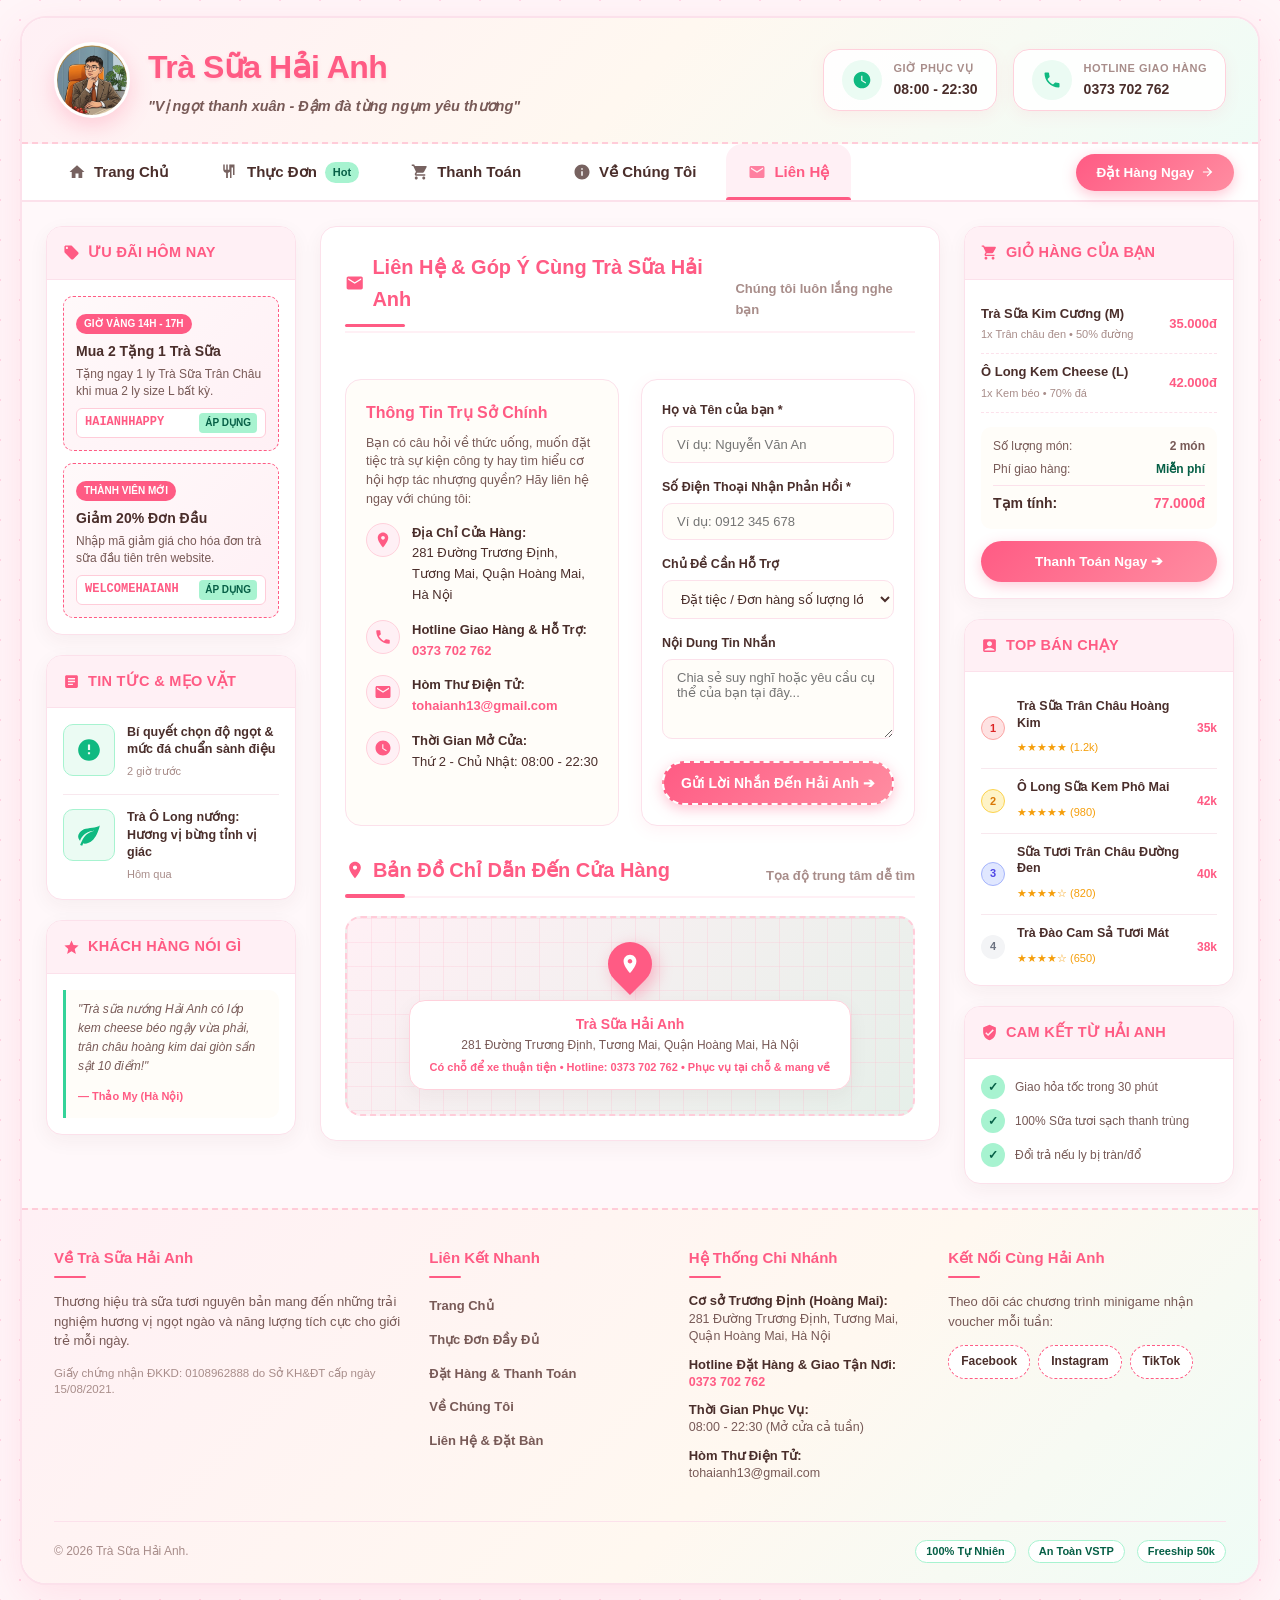
<file: web2/contact.html>
<!DOCTYPE html>
<html lang="vi">
<head>
  <meta charset="UTF-8">
  <meta name="viewport" content="width=device-width, initial-scale=1.0">
  <title>Trà Sữa Hải Anh - Liên Hệ & Đặt Bàn | Hỗ Trợ 24/7</title>
  <link rel="stylesheet" href="style.css">
  <link rel="icon" type="image/jpeg" href="logo-hai-anh.jpg">
</head>
<body>

  <!-- KHUNG BAO BỌC TOÀN TRANG (SITE WRAPPER) -->
  <div class="site-wrapper">

    <!-- ====================================================================
         1. TOP ROW: HEADER (Chứa Logo, Slogan, Ảnh minh họa/Tiện ích)
         ==================================================================== -->
    <div class="header-row">
      <!-- Logo & Thương hiệu -->
      <div class="header-brand">
        <a href="index.html" class="brand-logo-badge" title="Trà Sữa Hải Anh - Trang Chủ">
          <img src="logo-hai-anh.jpg" alt="Logo Trà Sữa Hải Anh" class="brand-logo-img">
        </a>
        <div class="brand-info">
          <h1>Trà Sữa Hải Anh</h1>
          <p class="brand-slogan">"Vị ngọt thanh xuân - Đậm đà từng ngụm yêu thương"</p>
        </div>
      </div>

      <!-- Tiện ích nổi bật & Hotline -->
      <div class="header-highlights">
        <div class="highlight-box">
          <div class="highlight-icon">
            <svg viewBox="0 0 24 24"><path d="M12 2C6.5 2 2 6.5 2 12s4.5 10 10 10 10-4.5 10-10S17.5 2 12 2zm4.2 14.2L11 13V7h1.5v5.2l4.5 2.7-.8 1.3z"/></svg>
          </div>
          <div class="highlight-text">
            <span>Giờ phục vụ</span>
            <strong>08:00 - 22:30</strong>
          </div>
        </div>

        <div class="highlight-box">
          <div class="highlight-icon">
            <svg viewBox="0 0 24 24"><path d="M6.6 10.8c1.4 2.8 3.8 5.1 6.6 6.6l2.2-2.2c.3-.3.7-.4 1-.2 1.1.4 2.3.6 3.6.6.6 0 1 .4 1 1V20c0 .6-.4 1-1 1-9.4 0-17-7.6-17-17 0-.6.4-1 1-1h3.5c.6 0 1 .4 1 1 0 1.3.2 2.5.6 3.6.1.4 0 .8-.2 1l-2.3 2.2z"/></svg>
          </div>
          <div class="highlight-text">
            <span>Hotline giao hàng</span>
            <strong><a href="tel:0373702762" style="color: inherit; text-decoration: none;">0373 702 762</a></strong>
          </div>
        </div>
      </div>
    </div>

    <!-- ====================================================================
         2. SECOND ROW: NAVIGATION MENU (Chuyển đổi giữa 4 trang con)
         ==================================================================== -->
    <div class="nav-row">
      <div class="nav-container">
        <ul class="nav-list">
          <li>
            <a href="index.html" class="nav-link">
              <svg viewBox="0 0 24 24"><path d="M10 20v-6h4v6h5v-8h3L12 3 2 12h3v8z"/></svg>
              Trang Chủ
            </a>
          </li>
          <li>
            <a href="menu.html" class="nav-link">
              <svg viewBox="0 0 24 24"><path d="M11 9H9V2H7v7H5V2H3v7c0 2.1 1.7 3.8 3.8 4v7h2.4v-7c2.1-.2 3.8-1.9 3.8-4V2h-2v7zm5-3v10h2V2h-4c-1.1 0-2 .9-2 2v16h2V6h2z"/></svg>
              Thực Đơn
              <span class="nav-badge-pill">Hot</span>
            </a>
          </li>
          <li>
            <a href="checkout.html" class="nav-link">
              <svg viewBox="0 0 24 24"><path d="M7 18c-1.1 0-1.99.9-1.99 2S5.9 22 7 22s2-.9 2-2-.9-2-2-2zM1 2v2h2l3.6 7.59-1.35 2.45c-.16.28-.25.61-.25.96 0 1.1.9 2 2 2h12v-2H7.42c-.14 0-.25-.11-.25-.25l.03-.12.9-1.63h7.45c.75 0 1.41-.41 1.75-1.03l3.58-6.49c.08-.14.12-.31.12-.48 0-.55-.45-1-1-1H5.21l-.94-2H1zm16 16c-1.1 0-1.99.9-1.99 2s.89 2 1.99 2 2-.9 2-2-.9-2-2-2z"/></svg>
              Thanh Toán
            </a>
          </li>
          <li>
            <a href="about.html" class="nav-link">
              <svg viewBox="0 0 24 24"><path d="M12 2C6.5 2 2 6.5 2 12s4.5 10 10 10 10-4.5 10-10S17.5 2 12 2zm1 15h-2v-6h2v6zm0-8h-2V7h2v2z"/></svg>
              Về Chúng Tôi
            </a>
          </li>
          <li>
            <a href="contact.html" class="nav-link active">
              <svg viewBox="0 0 24 24"><path d="M20 4H4c-1.1 0-2 .9-2 2v12c0 1.1.9 2 2 2h16c1.1 0 2-.9 2-2V6c0-1.1-.9-2-2-2zm0 4l-8 5-8-5V6l8 5 8-5v2z"/></svg>
              Liên Hệ
            </a>
          </li>
        </ul>

        <a href="checkout.html" class="nav-order-fast">
          <span>Đặt Hàng Ngay</span>
          <svg width="14" height="14" viewBox="0 0 24 24" fill="#FFFFFF"><path d="M5 13h11.86l-5.43 5.43 1.42 1.42L21.14 12l-8.29-8.29-1.42 1.42L16.86 11H5v2z"/></svg>
        </a>
      </div>
    </div>

    <!-- ====================================================================
         3. THIRD ROW: 3 CỘT SONG SONG (Left - Main Content - Right)
         ==================================================================== -->
    <div class="body-wrapper">

      <!-- CỘT TRÁI: Content (Khuyến mãi & Tin tức) -->
      <div class="side-column left-column">
        <!-- Widget 1: Khuyến Mãi Nổi Bật -->
        <div class="widget-box">
          <div class="widget-header">
            <h3>
              <svg viewBox="0 0 24 24"><path d="M21.41 11.58l-9-9C12.05 2.22 11.55 2 11 2H4c-1.1 0-2 .9-2 2v7c0 .55.22 1.05.59 1.42l9 9c.36.36.86.58 1.41.58.55 0 1.05-.22 1.41-.59l7-7c.37-.36.59-.86.59-1.41 0-.55-.23-1.06-.59-1.42zM5.5 7C4.67 7 4 6.33 4 5.5S4.67 4 5.5 4 7 4.67 7 5.5 6.33 7 5.5 7z"/></svg>
              Ưu Đãi Hôm Nay
            </h3>
          </div>
          <div class="widget-body">
            <div class="promo-item">
              <span class="promo-badge">Giờ Vàng 14h - 17h</span>
              <h4 class="promo-title">Mua 2 Tặng 1 Trà Sữa</h4>
              <p class="promo-desc">Tặng ngay 1 ly Trà Sữa Trân Châu khi mua 2 ly size L bất kỳ.</p>
              <div class="promo-code-wrap">
                <span class="promo-code">HAIANHHAPPY</span>
                <span class="promo-code-btn">ÁP DỤNG</span>
              </div>
            </div>

            <div class="promo-item">
              <span class="promo-badge">Thành Viên Mới</span>
              <h4 class="promo-title">Giảm 20% Đơn Đầu</h4>
              <p class="promo-desc">Nhập mã giảm giá cho hóa đơn trà sữa đầu tiên trên website.</p>
              <div class="promo-code-wrap">
                <span class="promo-code">WELCOMEHAIANH</span>
                <span class="promo-code-btn">ÁP DỤNG</span>
              </div>
            </div>
          </div>
        </div>

        <!-- Widget 2: Tin Tức & Mẹo Hay -->
        <div class="widget-box">
          <div class="widget-header">
            <h3>
              <svg viewBox="0 0 24 24"><path d="M19 3H5c-1.1 0-2 .9-2 2v14c0 1.1.9 2 2 2h14c1.1 0 2-.9 2-2V5c0-1.1-.9-2-2-2zm-5 14H7v-2h7v2zm3-4H7v-2h10v2zm0-4H7V7h10v2z"/></svg>
              Tin Tức & Mẹo Vặt
            </h3>
          </div>
          <div class="widget-body">
            <div class="news-mini-item">
              <div class="news-thumb-box">
                <svg viewBox="0 0 24 24"><path d="M12 2C6.5 2 2 6.5 2 12s4.5 10 10 10 10-4.5 10-10S17.5 2 12 2zm1 14h-2v-2h2v2zm0-4h-2V7h2v5z"/></svg>
              </div>
              <div class="news-mini-content">
                <h5 class="news-mini-title">Bí quyết chọn độ ngọt & mức đá chuẩn sành điệu</h5>
                <span class="news-mini-date">2 giờ trước</span>
              </div>
            </div>

            <div class="news-mini-item">
              <div class="news-thumb-box">
                <svg viewBox="0 0 24 24"><path d="M17 8C8 10 5.9 16.17 3.82 21.34L5.71 22l1-2.3A4.49 4.49 0 0 0 8 20C19 20 22 3 22 3c-1 2-8 2.25-13 3.25S2 11.5 2 13.5s1.75 3.75 1.75 3.75C7 8 17 8 17 8z"/></svg>
              </div>
              <div class="news-mini-content">
                <h5 class="news-mini-title">Trà Ô Long nướng: Hương vị bừng tỉnh vị giác</h5>
                <span class="news-mini-date">Hôm qua</span>
              </div>
            </div>
          </div>
        </div>

        <!-- Widget 3: Góc Đánh Giá -->
        <div class="widget-box">
          <div class="widget-header">
            <h3>
              <svg viewBox="0 0 24 24"><path d="M12 17.27L18.18 21l-1.64-7.03L22 9.24l-7.19-.61L12 2 9.19 8.63 2 9.24l5.46 4.73L5.82 21z"/></svg>
              Khách Hàng Nói Gì
            </h3>
          </div>
          <div class="widget-body">
            <div class="review-quote-box">
              <p class="review-quote-text">"Trà sữa nướng Hải Anh có lớp kem cheese béo ngậy vừa phải, trân châu hoàng kim dai giòn sần sật 10 điểm!"</p>
              <span class="review-quote-author">— Thảo My (Hà Nội)</span>
            </div>
          </div>
        </div>
      </div>

      <!-- CỘT GIỮA: Main Content (Nội Dung Chính: LIÊN HỆ & BẢN ĐỒ) -->
      <div class="main-content">
        <!-- Tiêu đề trang -->
        <div class="section-header">
          <h3 class="section-title">
            <svg width="20" height="20" viewBox="0 0 24 24" fill="currentColor"><path d="M20 4H4c-1.1 0-2 .9-2 2v12c0 1.1.9 2 2 2h16c1.1 0 2-.9 2-2V6c0-1.1-.9-2-2-2zm0 4l-8 5-8-5V6l8 5 8-5v2z"/></svg>
            Liên Hệ & Góp Ý Cùng Trà Sữa Hải Anh
          </h3>
          <span class="section-subtitle">Chúng tôi luôn lắng nghe bạn</span>
        </div>

        <!-- Bố cục 2 phần: Thông tin và Form -->
        <div class="contact-layout">
          <!-- Cột bên trái của Main Content: Thông tin liên hệ -->
          <div class="contact-card-info">
            <h4 style="font-size: 16px; font-weight: 800; color: var(--accent-rose); margin-bottom: 8px;">Thông Tin Trụ Sở Chính</h4>
            <p style="font-size: 12.5px; color: var(--text-muted); line-height: 1.5;">Bạn có câu hỏi về thức uống, muốn đặt tiệc trà sự kiện công ty hay tìm hiểu cơ hội hợp tác nhượng quyền? Hãy liên hệ ngay với chúng tôi:</p>

            <ul class="contact-info-list">
              <li class="contact-info-row">
                <div class="contact-icon-pill">
                  <svg viewBox="0 0 24 24"><path d="M12 2C8.13 2 5 5.13 5 9c0 5.25 7 13 7 13s7-7.75 7-13c0-3.87-3.13-7-7-7zm0 9.5c-1.38 0-2.5-1.12-2.5-2.5s1.12-2.5 2.5-2.5 2.5 1.12 2.5 2.5-1.12 2.5-2.5 2.5z"/></svg>
                </div>
                <div>
                  <strong style="display: block; color: var(--text-main);">Địa Chỉ Cửa Hàng:</strong>
                  <span>281 Đường Trương Định, Tương Mai, Quận Hoàng Mai, Hà Nội</span>
                </div>
              </li>

              <li class="contact-info-row">
                <div class="contact-icon-pill">
                  <svg viewBox="0 0 24 24"><path d="M6.6 10.8c1.4 2.8 3.8 5.1 6.6 6.6l2.2-2.2c.3-.3.7-.4 1-.2 1.1.4 2.3.6 3.6.6.6 0 1 .4 1 1V20c0 .6-.4 1-1 1-9.4 0-17-7.6-17-17 0-.6.4-1 1-1h3.5c.6 0 1 .4 1 1 0 1.3.2 2.5.6 3.6.1.4 0 .8-.2 1l-2.3 2.2z"/></svg>
                </div>
                <div>
                  <strong style="display: block; color: var(--text-main);">Hotline Giao Hàng & Hỗ Trợ:</strong>
                  <span><a href="tel:0373702762" style="color: var(--accent-rose); font-weight: 800; text-decoration: none;">0373 702 762</a></span>
                </div>
              </li>

              <li class="contact-info-row">
                <div class="contact-icon-pill">
                  <svg viewBox="0 0 24 24"><path d="M20 4H4c-1.1 0-2 .9-2 2v12c0 1.1.9 2 2 2h16c1.1 0 2-.9 2-2V6c0-1.1-.9-2-2-2zm0 4l-8 5-8-5V6l8 5 8-5v2z"/></svg>
                </div>
                <div>
                  <strong style="display: block; color: var(--text-main);">Hòm Thư Điện Tử:</strong>
                  <span><a href="mailto:tohaianh13@gmail.com" style="color: var(--accent-rose); font-weight: 700; text-decoration: none;">tohaianh13@gmail.com</a></span>
                </div>
              </li>

              <li class="contact-info-row">
                <div class="contact-icon-pill">
                  <svg viewBox="0 0 24 24"><path d="M12 2C6.5 2 2 6.5 2 12s4.5 10 10 10 10-4.5 10-10S17.5 2 12 2zm4.2 14.2L11 13V7h1.5v5.2l4.5 2.7-.8 1.3z"/></svg>
                </div>
                <div>
                  <strong style="display: block; color: var(--text-main);">Thời Gian Mở Cửa:</strong>
                  <span>Thứ 2 - Chủ Nhật: 08:00 - 22:30</span>
                </div>
              </li>
            </ul>
          </div>

          <!-- Cột bên phải của Main Content: Form liên hệ -->
          <form class="contact-form" action="#" method="get" onsubmit="return false;">
            <div class="form-group">
              <label class="form-label" for="fullname">Họ và Tên của bạn *</label>
              <input type="text" id="fullname" class="form-input" placeholder="Ví dụ: Nguyễn Văn An" required>
            </div>

            <div class="form-group">
              <label class="form-label" for="phone">Số Điện Thoại Nhận Phản Hồi *</label>
              <input type="tel" id="phone" class="form-input" placeholder="Ví dụ: 0912 345 678" required>
            </div>

            <div class="form-group">
              <label class="form-label" for="topic">Chủ Đề Cần Hỗ Trợ</label>
              <select id="topic" class="form-select">
                <option value="order">Đặt tiệc / Đơn hàng số lượng lớn</option>
                <option value="feedback">Góp ý chất lượng thức uống & phục vụ</option>
                <option value="franchise">Hợp tác kinh doanh / Nhượng quyền</option>
                <option value="other">Thắc mắc khác</option>
              </select>
            </div>

            <div class="form-group">
              <label class="form-label" for="message">Nội Dung Tin Nhắn</label>
              <textarea id="message" class="form-textarea" placeholder="Chia sẻ suy nghĩ hoặc yêu cầu cụ thể của bạn tại đây..."></textarea>
            </div>

            <button type="submit" class="form-submit-btn">Gửi Lời Nhắn Đến Hải Anh ➔</button>
          </form>
        </div>

        <!-- Bản đồ vị trí giả lập (Simulated Map Widget) -->
        <div>
          <div class="section-header">
            <h3 class="section-title">
              <svg width="20" height="20" viewBox="0 0 24 24" fill="currentColor"><path d="M12 2C8.13 2 5 5.13 5 9c0 5.25 7 13 7 13s7-7.75 7-13c0-3.87-3.13-7-7-7zm0 9.5c-1.38 0-2.5-1.12-2.5-2.5s1.12-2.5 2.5-2.5 2.5 1.12 2.5 2.5-1.12 2.5-2.5 2.5z"/></svg>
              Bản Đồ Chỉ Dẫn Đến Cửa Hàng
            </h3>
            <span class="section-subtitle">Tọa độ trung tâm dễ tìm</span>
          </div>

          <div class="map-simulated-box">
            <div class="map-grid-lines"></div>
            
            <div class="map-pin">
              <svg viewBox="0 0 24 24"><path d="M12 2C8.13 2 5 5.13 5 9c0 5.25 7 13 7 13s7-7.75 7-13c0-3.87-3.13-7-7-7zm0 9.5c-1.38 0-2.5-1.12-2.5-2.5s1.12-2.5 2.5-2.5 2.5 1.12 2.5 2.5-1.12 2.5-2.5 2.5z"/></svg>
            </div>

            <div class="map-store-card">
              <h4>Trà Sữa Hải Anh</h4>
              <p>281 Đường Trương Định, Tương Mai, Quận Hoàng Mai, Hà Nội</p>
              <p style="font-size: 11px; color: var(--accent-rose); font-weight: 700; margin-top: 4px;">Có chỗ để xe thuận tiện • Hotline: 0373 702 762 • Phục vụ tại chỗ & mang về</p>
            </div>
          </div>
        </div>

      </div>

      <!-- CỘT PHẢI: Content (Giỏ hàng & Sản phẩm bán chạy) -->
      <div class="side-column right-column">
        <!-- Widget 1: Giỏ Hàng Tạm Tính -->
        <div class="widget-box">
          <div class="widget-header">
            <h3>
              <svg viewBox="0 0 24 24"><path d="M7 18c-1.1 0-1.99.9-1.99 2S5.9 22 7 22s2-.9 2-2-.9-2-2-2zM1 2v2h2l3.6 7.59-1.35 2.45c-.16.28-.25.61-.25.96 0 1.1.9 2 2 2h12v-2H7.42c-.14 0-.25-.11-.25-.25l.03-.12.9-1.63h7.45c.75 0 1.41-.41 1.75-1.03l3.58-6.49c.08-.14.12-.31.12-.48 0-.55-.45-1-1-1H5.21l-.94-2H1zm16 16c-1.1 0-1.99.9-1.99 2s.89 2 1.99 2 2-.9 2-2-.9-2-2-2z"/></svg>
              Giỏ Hàng Của Bạn
            </h3>
          </div>
          <div class="widget-body">
            <ul class="cart-list">
              <li class="cart-item">
                <div>
                  <span class="cart-item-name">Trà Sữa Kim Cương (M)</span>
                  <span class="cart-item-sub">1x Trân châu đen • 50% đường</span>
                </div>
                <span class="cart-item-price">35.000đ</span>
              </li>
              <li class="cart-item">
                <div>
                  <span class="cart-item-name">Ô Long Kem Cheese (L)</span>
                  <span class="cart-item-sub">1x Kem béo • 70% đá</span>
                </div>
                <span class="cart-item-price">42.000đ</span>
              </li>
            </ul>

            <div class="cart-summary">
              <div class="cart-sum-row">
                <span>Số lượng món:</span>
                <strong>2 món</strong>
              </div>
              <div class="cart-sum-row">
                <span>Phí giao hàng:</span>
                <strong style="color: var(--mint-dark);">Miễn phí</strong>
              </div>
              <div class="cart-sum-row cart-sum-total">
                <span>Tạm tính:</span>
                <span style="color: var(--accent-rose);">77.000đ</span>
              </div>
            </div>

            <a href="menu.html" class="cart-checkout-btn">Thanh Toán Ngay ➔</a>
          </div>
        </div>

        <!-- Widget 2: Bán Chạy Nhất (Best Sellers) -->
        <div class="widget-box">
          <div class="widget-header">
            <h3>
              <svg viewBox="0 0 24 24"><path d="M19 3H5c-1.1 0-2 .9-2 2v14c0 1.1.9 2 2 2h14c1.1 0 2-.9 2-2V5c0-1.1-.9-2-2-2zm-7 3c1.93 0 3.5 1.57 3.5 3.5S13.93 13 12 13s-3.5-1.57-3.5-3.5S10.07 6 12 6zm7 13H5v-.23c0-.62.28-1.2.76-1.58C7.47 15.82 9.64 15 12 15s4.53.82 6.24 2.19c.48.38.76.96.76 1.58V19z"/></svg>
              Top Bán Chạy
            </h3>
          </div>
          <div class="widget-body">
            <ul class="bestseller-list">
              <li class="bestseller-item">
                <span class="bestseller-rank rank-1">1</span>
                <div class="bestseller-info">
                  <h5 class="bestseller-name">Trà Sữa Trân Châu Hoàng Kim</h5>
                  <span class="bestseller-rating">★★★★★ (1.2k)</span>
                </div>
                <span class="bestseller-price">35k</span>
              </li>

              <li class="bestseller-item">
                <span class="bestseller-rank rank-2">2</span>
                <div class="bestseller-info">
                  <h5 class="bestseller-name">Ô Long Sữa Kem Phô Mai</h5>
                  <span class="bestseller-rating">★★★★★ (980)</span>
                </div>
                <span class="bestseller-price">42k</span>
              </li>

              <li class="bestseller-item">
                <span class="bestseller-rank rank-3">3</span>
                <div class="bestseller-info">
                  <h5 class="bestseller-name">Sữa Tươi Trân Châu Đường Đen</h5>
                  <span class="bestseller-rating">★★★★☆ (820)</span>
                </div>
                <span class="bestseller-price">40k</span>
              </li>

              <li class="bestseller-item">
                <span class="bestseller-rank rank-4">4</span>
                <div class="bestseller-info">
                  <h5 class="bestseller-name">Trà Đào Cam Sả Tươi Mát</h5>
                  <span class="bestseller-rating">★★★★☆ (650)</span>
                </div>
                <span class="bestseller-price">38k</span>
              </li>
            </ul>
          </div>
        </div>

        <!-- Widget 3: Cam Kết Dịch Vụ -->
        <div class="widget-box">
          <div class="widget-header">
            <h3>
              <svg viewBox="0 0 24 24"><path d="M12 1L3 5v6c0 5.55 3.84 10.74 9 12 5.16-1.26 9-6.45 9-12V5l-9-4zm-2 16l-4-4 1.41-1.41L10 14.17l6.59-6.59L18 9l-8 8z"/></svg>
              Cam Kết Từ Hải Anh
            </h3>
          </div>
          <div class="widget-body">
            <div class="commit-item">
              <span class="commit-icon">✓</span>
              <span>Giao hỏa tốc trong 30 phút</span>
            </div>
            <div class="commit-item">
              <span class="commit-icon">✓</span>
              <span>100% Sữa tươi sạch thanh trùng</span>
            </div>
            <div class="commit-item">
              <span class="commit-icon">✓</span>
              <span>Đổi trả nếu ly bị tràn/đổ</span>
            </div>
          </div>
        </div>
      </div>

    </div>

    <!-- ====================================================================
         4. BOTTOM ROW: FOOTER (Thông Tin Liên Hệ, Hệ Thống Chi Nhánh, Bản Quyền)
         ==================================================================== -->
    <div class="footer-row">
      <div class="footer-columns">
        <!-- Cột 1: Thương hiệu -->
        <div class="footer-col">
          <h4>Về Trà Sữa Hải Anh</h4>
          <p class="footer-brand-desc">Thương hiệu trà sữa tươi nguyên bản mang đến những trải nghiệm hương vị ngọt ngào và năng lượng tích cực cho giới trẻ mỗi ngày.</p>
          <p class="footer-license">Giấy chứng nhận ĐKKD: 0108962888 do Sở KH&ĐT cấp ngày 15/08/2021.</p>
        </div>

        <!-- Cột 2: Danh mục nhanh -->
        <div class="footer-col">
          <h4>Liên Kết Nhanh</h4>
          <ul class="footer-links">
            <li><a href="index.html">Trang Chủ</a></li>
            <li><a href="menu.html">Thực Đơn Đầy Đủ</a></li>
            <li><a href="checkout.html">Đặt Hàng & Thanh Toán</a></li>
            <li><a href="about.html">Về Chúng Tôi</a></li>
            <li><a href="contact.html">Liên Hệ & Đặt Bàn</a></li>
          </ul>
        </div>

        <!-- Cột 3: Hệ thống cửa hàng -->
        <div class="footer-col">
          <h4>Hệ Thống Chi Nhánh</h4>
          <ul class="branch-list">
            <li>
              <strong>Cơ sở Trương Định (Hoàng Mai):</strong>
              281 Đường Trương Định, Tương Mai, Quận Hoàng Mai, Hà Nội
            </li>
            <li>
              <strong>Hotline Đặt Hàng & Giao Tận Nơi:</strong>
              <a href="tel:0373702762" style="color: var(--accent-rose); font-weight: 800; text-decoration: none;">0373 702 762</a>
            </li>
            <li>
              <strong>Thời Gian Phục Vụ:</strong>
              08:00 - 22:30 (Mở cửa cả tuần)
            </li>
            <li>
              <strong>Hòm Thư Điện Tử:</strong>
              <a href="mailto:tohaianh13@gmail.com" style="color: inherit; text-decoration: none;">tohaianh13@gmail.com</a>
            </li>
          </ul>
        </div>

        <!-- Cột 4: Kết nối mạng xã hội & Hỗ trợ -->
        <div class="footer-col">
          <h4>Kết Nối Cùng Hải Anh</h4>
          <p class="footer-brand-desc">Theo dõi các chương trình minigame nhận voucher mỗi tuần:</p>
          <div class="social-pills">
            <a href="https://www.facebook.com/to.haii.anhh" target="_blank" rel="noopener noreferrer" class="social-pill-btn">Facebook</a>
            <a href="https://www.instagram.com" target="_blank" rel="noopener noreferrer" class="social-pill-btn">Instagram</a>
            <a href="https://www.tiktok.com/" target="_blank" rel="noopener noreferrer" class="social-pill-btn">TikTok</a>
          </div>
        </div>
      </div>

      <!-- Thanh bản quyền dưới cùng -->
      <div class="footer-bottom-bar">
        <span>© 2026 Trà Sữa Hải Anh.</span>
        <div class="footer-badges-strip">
          <span class="footer-badge-pill">100% Tự Nhiên</span>
          <span class="footer-badge-pill">An Toàn VSTP</span>
          <span class="footer-badge-pill">Freeship 50k</span>
        </div>
      </div>
    </div>

  </div>

</body>
</html>
</file>
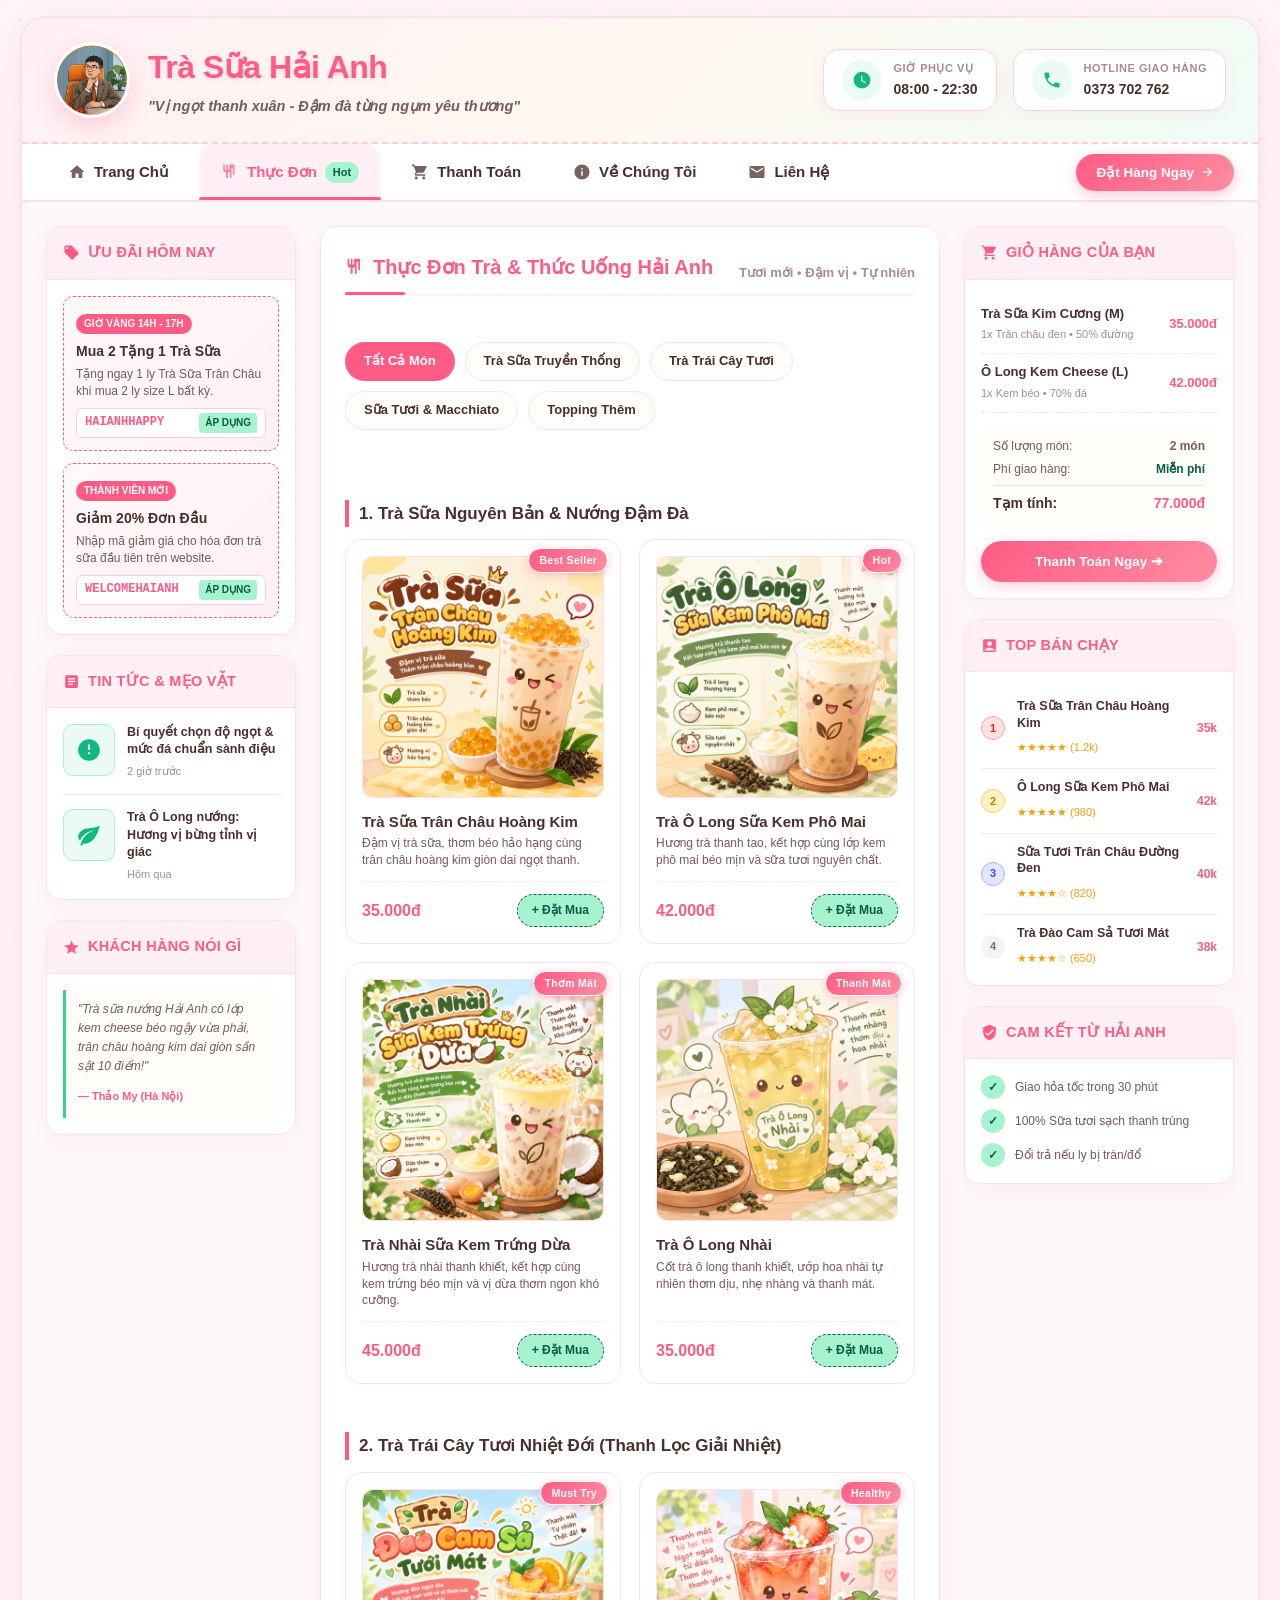
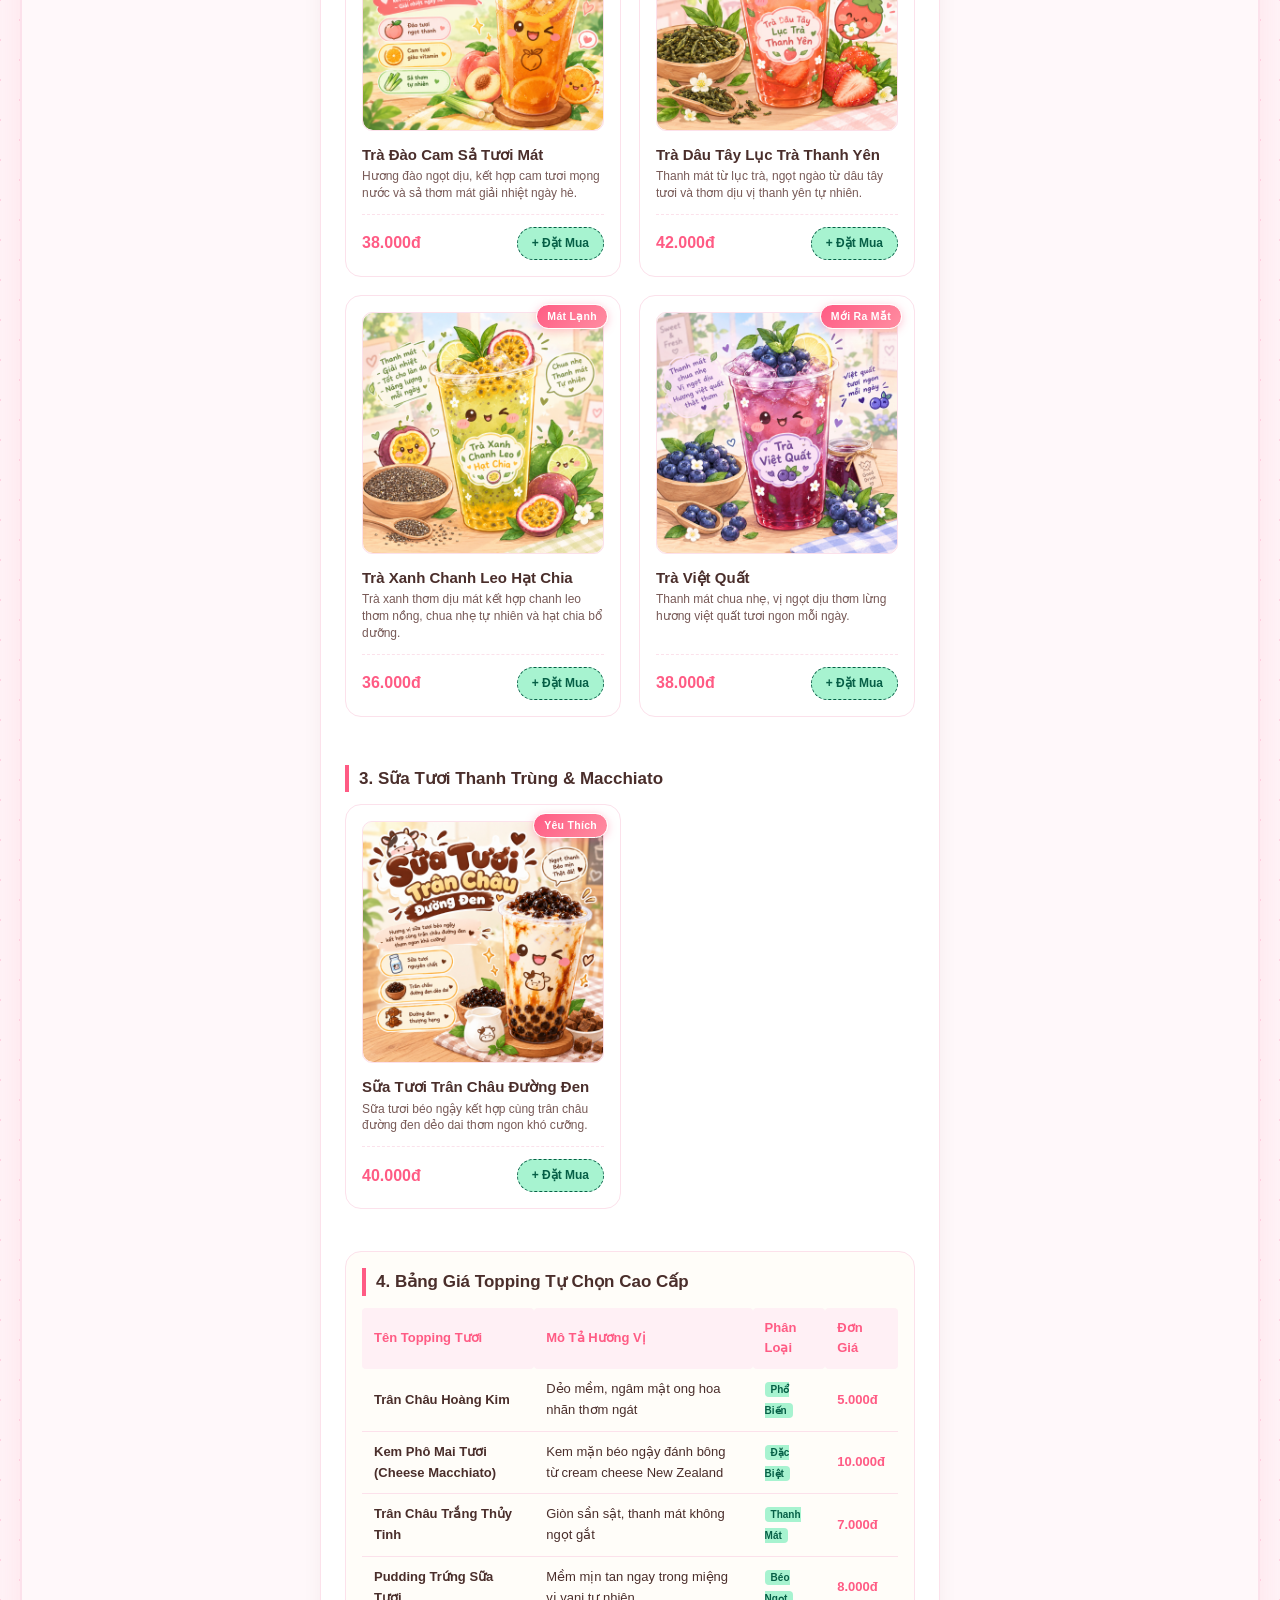
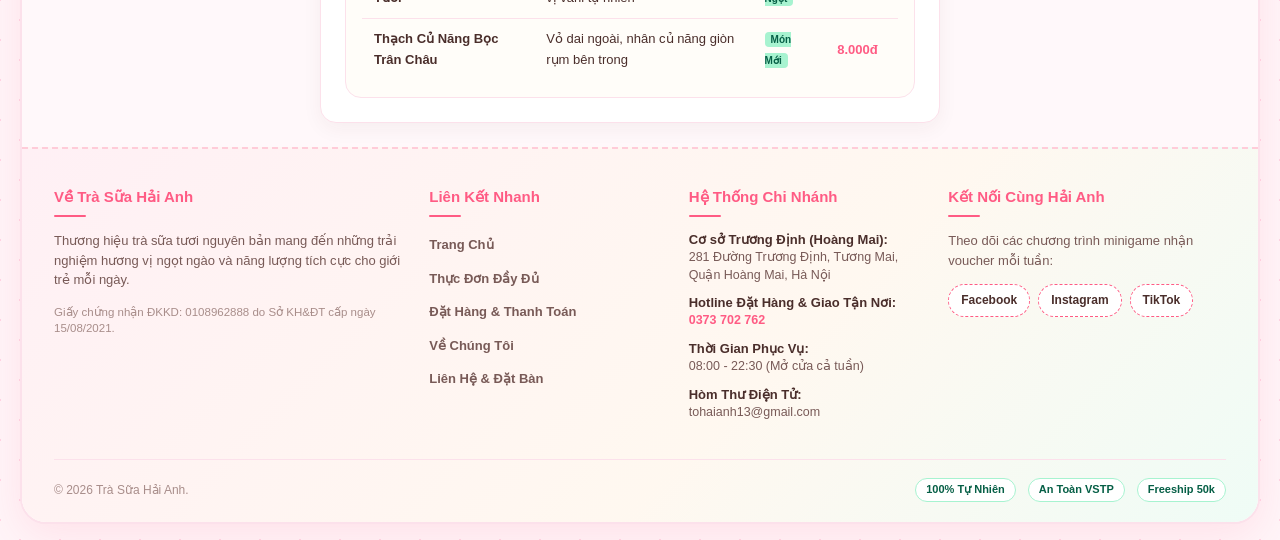
<file: web2/menu.html>
<!DOCTYPE html>
<html lang="vi">
<head>
  <meta charset="UTF-8">
  <meta name="viewport" content="width=device-width, initial-scale=1.0">
  <title>Trà Sữa Hải Anh - Thực Đơn Phong Phú | Giá Cực Yêu</title>
  <link rel="stylesheet" href="style.css">
  <link rel="icon" type="image/jpeg" href="logo-hai-anh.jpg">
</head>
<body>

  <!-- KHUNG BAO BỌC TOÀN TRANG (SITE WRAPPER) -->
  <div class="site-wrapper">

    <!-- ====================================================================
         1. TOP ROW: HEADER (Chứa Logo, Slogan, Ảnh minh họa/Tiện ích)
         ==================================================================== -->
    <div class="header-row">
      <!-- Logo & Thương hiệu -->
      <div class="header-brand">
        <a href="index.html" class="brand-logo-badge" title="Trà Sữa Hải Anh - Trang Chủ">
          <img src="logo-hai-anh.jpg" alt="Logo Trà Sữa Hải Anh" class="brand-logo-img">
        </a>
        <div class="brand-info">
          <h1>Trà Sữa Hải Anh</h1>
          <p class="brand-slogan">"Vị ngọt thanh xuân - Đậm đà từng ngụm yêu thương"</p>
        </div>
      </div>

      <!-- Tiện ích nổi bật & Hotline -->
      <div class="header-highlights">
        <div class="highlight-box">
          <div class="highlight-icon">
            <svg viewBox="0 0 24 24"><path d="M12 2C6.5 2 2 6.5 2 12s4.5 10 10 10 10-4.5 10-10S17.5 2 12 2zm4.2 14.2L11 13V7h1.5v5.2l4.5 2.7-.8 1.3z"/></svg>
          </div>
          <div class="highlight-text">
            <span>Giờ phục vụ</span>
            <strong>08:00 - 22:30</strong>
          </div>
        </div>

        <div class="highlight-box">
          <div class="highlight-icon">
            <svg viewBox="0 0 24 24"><path d="M6.6 10.8c1.4 2.8 3.8 5.1 6.6 6.6l2.2-2.2c.3-.3.7-.4 1-.2 1.1.4 2.3.6 3.6.6.6 0 1 .4 1 1V20c0 .6-.4 1-1 1-9.4 0-17-7.6-17-17 0-.6.4-1 1-1h3.5c.6 0 1 .4 1 1 0 1.3.2 2.5.6 3.6.1.4 0 .8-.2 1l-2.3 2.2z"/></svg>
          </div>
          <div class="highlight-text">
            <span>Hotline giao hàng</span>
            <strong><a href="tel:0373702762" style="color: inherit; text-decoration: none;">0373 702 762</a></strong>
          </div>
        </div>
      </div>
    </div>

    <!-- ====================================================================
         2. SECOND ROW: NAVIGATION MENU (Chuyển đổi giữa 4 trang con)
         ==================================================================== -->
    <div class="nav-row">
      <div class="nav-container">
        <ul class="nav-list">
          <li>
            <a href="index.html" class="nav-link">
              <svg viewBox="0 0 24 24"><path d="M10 20v-6h4v6h5v-8h3L12 3 2 12h3v8z"/></svg>
              Trang Chủ
            </a>
          </li>
          <li>
            <a href="menu.html" class="nav-link active">
              <svg viewBox="0 0 24 24"><path d="M11 9H9V2H7v7H5V2H3v7c0 2.1 1.7 3.8 3.8 4v7h2.4v-7c2.1-.2 3.8-1.9 3.8-4V2h-2v7zm5-3v10h2V2h-4c-1.1 0-2 .9-2 2v16h2V6h2z"/></svg>
              Thực Đơn
              <span class="nav-badge-pill">Hot</span>
            </a>
          </li>
          <li>
            <a href="checkout.html" class="nav-link">
              <svg viewBox="0 0 24 24"><path d="M7 18c-1.1 0-1.99.9-1.99 2S5.9 22 7 22s2-.9 2-2-.9-2-2-2zM1 2v2h2l3.6 7.59-1.35 2.45c-.16.28-.25.61-.25.96 0 1.1.9 2 2 2h12v-2H7.42c-.14 0-.25-.11-.25-.25l.03-.12.9-1.63h7.45c.75 0 1.41-.41 1.75-1.03l3.58-6.49c.08-.14.12-.31.12-.48 0-.55-.45-1-1-1H5.21l-.94-2H1zm16 16c-1.1 0-1.99.9-1.99 2s.89 2 1.99 2 2-.9 2-2-.9-2-2-2z"/></svg>
              Thanh Toán
            </a>
          </li>
          <li>
            <a href="about.html" class="nav-link">
              <svg viewBox="0 0 24 24"><path d="M12 2C6.5 2 2 6.5 2 12s4.5 10 10 10 10-4.5 10-10S17.5 2 12 2zm1 15h-2v-6h2v6zm0-8h-2V7h2v2z"/></svg>
              Về Chúng Tôi
            </a>
          </li>
          <li>
            <a href="contact.html" class="nav-link">
              <svg viewBox="0 0 24 24"><path d="M20 4H4c-1.1 0-2 .9-2 2v12c0 1.1.9 2 2 2h16c1.1 0 2-.9 2-2V6c0-1.1-.9-2-2-2zm0 4l-8 5-8-5V6l8 5 8-5v2z"/></svg>
              Liên Hệ
            </a>
          </li>
        </ul>

        <a href="checkout.html" class="nav-order-fast">
          <span>Đặt Hàng Ngay</span>
          <svg width="14" height="14" viewBox="0 0 24 24" fill="#FFFFFF"><path d="M5 13h11.86l-5.43 5.43 1.42 1.42L21.14 12l-8.29-8.29-1.42 1.42L16.86 11H5v2z"/></svg>
        </a>
      </div>
    </div>

    <!-- ====================================================================
         3. THIRD ROW: 3 CỘT SONG SONG (Left - Main Content - Right)
         ==================================================================== -->
    <div class="body-wrapper">

      <!-- CỘT TRÁI: Content (Khuyến mãi & Tin tức) -->
      <div class="side-column left-column">
        <!-- Widget 1: Khuyến Mãi Nổi Bật -->
        <div class="widget-box">
          <div class="widget-header">
            <h3>
              <svg viewBox="0 0 24 24"><path d="M21.41 11.58l-9-9C12.05 2.22 11.55 2 11 2H4c-1.1 0-2 .9-2 2v7c0 .55.22 1.05.59 1.42l9 9c.36.36.86.58 1.41.58.55 0 1.05-.22 1.41-.59l7-7c.37-.36.59-.86.59-1.41 0-.55-.23-1.06-.59-1.42zM5.5 7C4.67 7 4 6.33 4 5.5S4.67 4 5.5 4 7 4.67 7 5.5 6.33 7 5.5 7z"/></svg>
              Ưu Đãi Hôm Nay
            </h3>
          </div>
          <div class="widget-body">
            <div class="promo-item">
              <span class="promo-badge">Giờ Vàng 14h - 17h</span>
              <h4 class="promo-title">Mua 2 Tặng 1 Trà Sữa</h4>
              <p class="promo-desc">Tặng ngay 1 ly Trà Sữa Trân Châu khi mua 2 ly size L bất kỳ.</p>
              <div class="promo-code-wrap">
                <span class="promo-code">HAIANHHAPPY</span>
                <span class="promo-code-btn">ÁP DỤNG</span>
              </div>
            </div>

            <div class="promo-item">
              <span class="promo-badge">Thành Viên Mới</span>
              <h4 class="promo-title">Giảm 20% Đơn Đầu</h4>
              <p class="promo-desc">Nhập mã giảm giá cho hóa đơn trà sữa đầu tiên trên website.</p>
              <div class="promo-code-wrap">
                <span class="promo-code">WELCOMEHAIANH</span>
                <span class="promo-code-btn">ÁP DỤNG</span>
              </div>
            </div>
          </div>
        </div>

        <!-- Widget 2: Tin Tức & Mẹo Hay -->
        <div class="widget-box">
          <div class="widget-header">
            <h3>
              <svg viewBox="0 0 24 24"><path d="M19 3H5c-1.1 0-2 .9-2 2v14c0 1.1.9 2 2 2h14c1.1 0 2-.9 2-2V5c0-1.1-.9-2-2-2zm-5 14H7v-2h7v2zm3-4H7v-2h10v2zm0-4H7V7h10v2z"/></svg>
              Tin Tức & Mẹo Vặt
            </h3>
          </div>
          <div class="widget-body">
            <div class="news-mini-item">
              <div class="news-thumb-box">
                <svg viewBox="0 0 24 24"><path d="M12 2C6.5 2 2 6.5 2 12s4.5 10 10 10 10-4.5 10-10S17.5 2 12 2zm1 14h-2v-2h2v2zm0-4h-2V7h2v5z"/></svg>
              </div>
              <div class="news-mini-content">
                <h5 class="news-mini-title">Bí quyết chọn độ ngọt & mức đá chuẩn sành điệu</h5>
                <span class="news-mini-date">2 giờ trước</span>
              </div>
            </div>

            <div class="news-mini-item">
              <div class="news-thumb-box">
                <svg viewBox="0 0 24 24"><path d="M17 8C8 10 5.9 16.17 3.82 21.34L5.71 22l1-2.3A4.49 4.49 0 0 0 8 20C19 20 22 3 22 3c-1 2-8 2.25-13 3.25S2 11.5 2 13.5s1.75 3.75 1.75 3.75C7 8 17 8 17 8z"/></svg>
              </div>
              <div class="news-mini-content">
                <h5 class="news-mini-title">Trà Ô Long nướng: Hương vị bừng tỉnh vị giác</h5>
                <span class="news-mini-date">Hôm qua</span>
              </div>
            </div>
          </div>
        </div>

        <!-- Widget 3: Góc Đánh Giá -->
        <div class="widget-box">
          <div class="widget-header">
            <h3>
              <svg viewBox="0 0 24 24"><path d="M12 17.27L18.18 21l-1.64-7.03L22 9.24l-7.19-.61L12 2 9.19 8.63 2 9.24l5.46 4.73L5.82 21z"/></svg>
              Khách Hàng Nói Gì
            </h3>
          </div>
          <div class="widget-body">
            <div class="review-quote-box">
              <p class="review-quote-text">"Trà sữa nướng Hải Anh có lớp kem cheese béo ngậy vừa phải, trân châu hoàng kim dai giòn sần sật 10 điểm!"</p>
              <span class="review-quote-author">— Thảo My (Hà Nội)</span>
            </div>
          </div>
        </div>
      </div>

      <!-- CỘT GIỮA: Main Content (Nội Dung Chính: THỰC ĐƠN ĐA DẠNG) -->
      <div class="main-content">
        <!-- Tiêu đề trang Menu -->
        <div class="section-header">
          <h3 class="section-title">
            <svg width="20" height="20" viewBox="0 0 24 24" fill="currentColor"><path d="M11 9H9V2H7v7H5V2H3v7c0 2.1 1.7 3.8 3.8 4v7h2.4v-7c2.1-.2 3.8-1.9 3.8-4V2h-2v7zm5-3v10h2V2h-4c-1.1 0-2 .9-2 2v16h2V6h2z"/></svg>
            Thực Đơn Trà & Thức Uống Hải Anh
          </h3>
          <span class="section-subtitle">Tươi mới • Đậm vị • Tự nhiên</span>
        </div>

        <!-- Thanh phân loại danh mục -->
        <div class="menu-filter-bar">
          <a href="#tra-sua" class="filter-chip active">Tất Cả Món</a>
          <a href="#tra-sua" class="filter-chip">Trà Sữa Truyền Thống</a>
          <a href="#tra-trai-cay" class="filter-chip">Trà Trái Cây Tươi</a>
          <a href="#sua-tuoi" class="filter-chip">Sữa Tươi & Macchiato</a>
          <a href="#topping" class="filter-chip">Topping Thêm</a>
        </div>

        <!-- NHÓM 1: TRÀ SỮA ĐẬM VỊ -->
        <div id="tra-sua">
          <h4 class="menu-category-title">1. Trà Sữa Nguyên Bản & Nướng Đậm Đà</h4>
          <div class="product-grid">
            <!-- Món 1 -->
            <div class="product-card">
              <span class="product-badge-corner">Best Seller</span>
              <div class="product-img-box">
                <a href="#modal-hoang-kim" class="product-img-zoom" title="Nhấn để xem ảnh phóng to đầy đủ">
                  <img src="tra-sua-tran-chau-hoang-kim.jpg" alt="Trà Sữa Trân Châu Hoàng Kim" loading="lazy">
                  <span class="zoom-pill">🔍 Xem đầy đủ</span>
                </a>
              </div>
              <h4>Trà Sữa Trân Châu Hoàng Kim</h4>
              <p class="product-desc">Đậm vị trà sữa, thơm béo hảo hạng cùng trân châu hoàng kim giòn dai ngọt thanh.</p>
              <div class="product-card-footer">
                <span class="product-price">35.000đ</span>
                <a href="checkout.html?item=hoang-kim" class="btn-add-cart">+ Đặt Mua</a>
              </div>
            </div>

            <!-- Món 2 -->
            <div class="product-card">
              <span class="product-badge-corner">Hot</span>
              <div class="product-img-box">
                <a href="#modal-o-long" class="product-img-zoom" title="Nhấn để xem ảnh phóng to đầy đủ">
                  <img src="tra-o-long-sua-kem-pho-mai.jpg" alt="Trà Ô Long Sữa Kem Phô Mai" loading="lazy">
                  <span class="zoom-pill">🔍 Xem đầy đủ</span>
                </a>
              </div>
              <h4>Trà Ô Long Sữa Kem Phô Mai</h4>
              <p class="product-desc">Hương trà thanh tao, kết hợp cùng lớp kem phô mai béo mịn và sữa tươi nguyên chất.</p>
              <div class="product-card-footer">
                <span class="product-price">42.000đ</span>
                <a href="checkout.html?item=o-long" class="btn-add-cart">+ Đặt Mua</a>
              </div>
            </div>

            <!-- Món 3 -->
            <div class="product-card">
              <span class="product-badge-corner">Thơm Mát</span>
              <div class="product-img-box">
                <a href="#modal-nhai-kem-trung" class="product-img-zoom" title="Nhấn để xem ảnh phóng to đầy đủ">
                  <img src="tra-nhai-sua-kem-trung-dua.jpg" alt="Trà Nhài Sữa Kem Trứng Dừa" loading="lazy">
                  <span class="zoom-pill">🔍 Xem đầy đủ</span>
                </a>
              </div>
              <h4>Trà Nhài Sữa Kem Trứng Dừa</h4>
              <p class="product-desc">Hương trà nhài thanh khiết, kết hợp cùng kem trứng béo mịn và vị dừa thơm ngon khó cưỡng.</p>
              <div class="product-card-footer">
                <span class="product-price">45.000đ</span>
                <a href="checkout.html?item=nhai-kem-trung" class="btn-add-cart">+ Đặt Mua</a>
              </div>
            </div>

            <!-- Món 4 -->
            <div class="product-card">
              <span class="product-badge-corner">Thanh Mát</span>
              <div class="product-img-box">
                <a href="#modal-o-long-nhai" class="product-img-zoom" title="Nhấn để xem ảnh phóng to đầy đủ">
                  <img src="tra-o-long-nhai.jpg" alt="Trà Ô Long Nhài" loading="lazy">
                  <span class="zoom-pill">🔍 Xem đầy đủ</span>
                </a>
              </div>
              <h4>Trà Ô Long Nhài</h4>
              <p class="product-desc">Cốt trà ô long thanh khiết, ướp hoa nhài tự nhiên thơm dịu, nhẹ nhàng và thanh mát.</p>
              <div class="product-card-footer">
                <span class="product-price">35.000đ</span>
                <a href="checkout.html?item=o-long-nhai" class="btn-add-cart">+ Đặt Mua</a>
              </div>
            </div>
          </div>
        </div>

        <!-- NHÓM 2: TRÀ TRÁI CÂY THANH MÁT -->
        <div id="tra-trai-cay">
          <h4 class="menu-category-title">2. Trà Trái Cây Tươi Nhiệt Đới (Thanh Lọc Giải Nhiệt)</h4>
          <div class="product-grid">
            <!-- Món 5 -->
            <div class="product-card">
              <span class="product-badge-corner">Must Try</span>
              <div class="product-img-box">
                <a href="#modal-dao-cam-sa" class="product-img-zoom" title="Nhấn để xem ảnh phóng to đầy đủ">
                  <img src="tra-dao-cam-sa-tuoi-mat.jpg" alt="Trà Đào Cam Sả Tươi Mát" loading="lazy">
                  <span class="zoom-pill">🔍 Xem đầy đủ</span>
                </a>
              </div>
              <h4>Trà Đào Cam Sả Tươi Mát</h4>
              <p class="product-desc">Hương đào ngọt dịu, kết hợp cam tươi mọng nước và sả thơm mát giải nhiệt ngày hè.</p>
              <div class="product-card-footer">
                <span class="product-price">38.000đ</span>
                <a href="checkout.html?item=dao-cam-sa" class="btn-add-cart">+ Đặt Mua</a>
              </div>
            </div>

            <!-- Món 5 -->
            <div class="product-card">
              <span class="product-badge-corner">Healthy</span>
              <div class="product-img-box">
                <a href="#modal-dau-tay" class="product-img-zoom" title="Nhấn để xem ảnh phóng to đầy đủ">
                  <img src="tra-dau-tay-luc-tra-thanh-yen.jpg" alt="Trà Dâu Tây Lục Trà Thanh Yên" loading="lazy">
                  <span class="zoom-pill">🔍 Xem đầy đủ</span>
                </a>
              </div>
              <h4>Trà Dâu Tây Lục Trà Thanh Yên</h4>
              <p class="product-desc">Thanh mát từ lục trà, ngọt ngào từ dâu tây tươi và thơm dịu vị thanh yên tự nhiên.</p>
              <div class="product-card-footer">
                <span class="product-price">42.000đ</span>
                <a href="checkout.html?item=dau-tay" class="btn-add-cart">+ Đặt Mua</a>
              </div>
            </div>

            <!-- Món 6 -->
            <div class="product-card">
              <span class="product-badge-corner">Mát Lạnh</span>
              <div class="product-img-box">
                <a href="#modal-chanh-leo" class="product-img-zoom" title="Nhấn để xem ảnh phóng to đầy đủ">
                  <img src="tra-xanh-chanh-leo-hat-chia.jpg" alt="Trà Xanh Chanh Leo Hạt Chia" loading="lazy">
                  <span class="zoom-pill">🔍 Xem đầy đủ</span>
                </a>
              </div>
              <h4>Trà Xanh Chanh Leo Hạt Chia</h4>
              <p class="product-desc">Trà xanh thơm dịu mát kết hợp chanh leo thơm nồng, chua nhẹ tự nhiên và hạt chia bổ dưỡng.</p>
              <div class="product-card-footer">
                <span class="product-price">36.000đ</span>
                <a href="checkout.html?item=chanh-leo" class="btn-add-cart">+ Đặt Mua</a>
              </div>
            </div>

            <!-- Món mới: Trà Việt Quất -->
            <div class="product-card">
              <span class="product-badge-corner">Mới Ra Mắt</span>
              <div class="product-img-box">
                <a href="#modal-viet-quat" class="product-img-zoom" title="Nhấn để xem ảnh phóng to đầy đủ">
                  <img src="tra-viet-quat.jpg" alt="Trà Việt Quất" loading="lazy">
                  <span class="zoom-pill">🔍 Xem đầy đủ</span>
                </a>
              </div>
              <h4>Trà Việt Quất</h4>
              <p class="product-desc">Thanh mát chua nhẹ, vị ngọt dịu thơm lừng hương việt quất tươi ngon mỗi ngày.</p>
              <div class="product-card-footer">
                <span class="product-price">38.000đ</span>
                <a href="checkout.html?item=viet-quat" class="btn-add-cart">+ Đặt Mua</a>
              </div>
            </div>
          </div>
        </div>

        <!-- NHÓM 3: SỮA TƯƠI THANH TRÙNG & MACCHIATO -->
        <div id="sua-tuoi">
          <h4 class="menu-category-title">3. Sữa Tươi Thanh Trùng & Macchiato</h4>
          <div class="product-grid">
            <!-- Món 7 -->
            <div class="product-card">
              <span class="product-badge-corner">Yêu Thích</span>
              <div class="product-img-box">
                <a href="#modal-duong-den" class="product-img-zoom" title="Nhấn để xem ảnh phóng to đầy đủ">
                  <img src="sua-tuoi-tran-chau-duong-den.jpg" alt="Sữa Tươi Trân Châu Đường Đen" loading="lazy">
                  <span class="zoom-pill">🔍 Xem đầy đủ</span>
                </a>
              </div>
              <h4>Sữa Tươi Trân Châu Đường Đen</h4>
              <p class="product-desc">Sữa tươi béo ngậy kết hợp cùng trân châu đường đen dẻo dai thơm ngon khó cưỡng.</p>
              <div class="product-card-footer">
                <span class="product-price">40.000đ</span>
                <a href="checkout.html?item=duong-den" class="btn-add-cart">+ Đặt Mua</a>
              </div>
            </div>
          </div>
        </div>

        <!-- NHÓM 4: BẢNG GIÁ TOPPING THÊM -->
        <div id="topping" class="topping-table-wrap">
          <h4 class="menu-category-title" style="margin-top: 0;">4. Bảng Giá Topping Tự Chọn Cao Cấp</h4>
          <table class="topping-table">
            <thead>
              <tr>
                <th>Tên Topping Tươi</th>
                <th>Mô Tả Hương Vị</th>
                <th>Phân Loại</th>
                <th>Đơn Giá</th>
              </tr>
            </thead>
            <tbody>
              <tr>
                <td><strong>Trân Châu Hoàng Kim</strong></td>
                <td>Dẻo mềm, ngâm mật ong hoa nhãn thơm ngát</td>
                <td><span class="topping-tag">Phổ Biến</span></td>
                <td><strong style="color: var(--accent-rose);">5.000đ</strong></td>
              </tr>
              <tr>
                <td><strong>Kem Phô Mai Tươi (Cheese Macchiato)</strong></td>
                <td>Kem mặn béo ngậy đánh bông từ cream cheese New Zealand</td>
                <td><span class="topping-tag">Đặc Biệt</span></td>
                <td><strong style="color: var(--accent-rose);">10.000đ</strong></td>
              </tr>
              <tr>
                <td><strong>Trân Châu Trắng Thủy Tinh</strong></td>
                <td>Giòn sần sật, thanh mát không ngọt gắt</td>
                <td><span class="topping-tag">Thanh Mát</span></td>
                <td><strong style="color: var(--accent-rose);">7.000đ</strong></td>
              </tr>
              <tr>
                <td><strong>Pudding Trứng Sữa Tươi</strong></td>
                <td>Mềm mịn tan ngay trong miệng vị vani tự nhiên</td>
                <td><span class="topping-tag">Béo Ngọt</span></td>
                <td><strong style="color: var(--accent-rose);">8.000đ</strong></td>
              </tr>
              <tr>
                <td><strong>Thạch Củ Năng Bọc Trân Châu</strong></td>
                <td>Vỏ dai ngoài, nhân củ năng giòn rụm bên trong</td>
                <td><span class="topping-tag">Món Mới</span></td>
                <td><strong style="color: var(--accent-rose);">8.000đ</strong></td>
              </tr>
            </tbody>
          </table>
        </div>

      </div>

      <!-- CỘT PHẢI: Content (Giỏ hàng & Sản phẩm bán chạy) -->
      <div class="side-column right-column">
        <!-- Widget 1: Giỏ Hàng Tạm Tính -->
        <div class="widget-box">
          <div class="widget-header">
            <h3>
              <svg viewBox="0 0 24 24"><path d="M7 18c-1.1 0-1.99.9-1.99 2S5.9 22 7 22s2-.9 2-2-.9-2-2-2zM1 2v2h2l3.6 7.59-1.35 2.45c-.16.28-.25.61-.25.96 0 1.1.9 2 2 2h12v-2H7.42c-.14 0-.25-.11-.25-.25l.03-.12.9-1.63h7.45c.75 0 1.41-.41 1.75-1.03l3.58-6.49c.08-.14.12-.31.12-.48 0-.55-.45-1-1-1H5.21l-.94-2H1zm16 16c-1.1 0-1.99.9-1.99 2s.89 2 1.99 2 2-.9 2-2-.9-2-2-2z"/></svg>
              Giỏ Hàng Của Bạn
            </h3>
          </div>
          <div class="widget-body">
            <ul class="cart-list">
              <li class="cart-item">
                <div>
                  <span class="cart-item-name">Trà Sữa Kim Cương (M)</span>
                  <span class="cart-item-sub">1x Trân châu đen • 50% đường</span>
                </div>
                <span class="cart-item-price">35.000đ</span>
              </li>
              <li class="cart-item">
                <div>
                  <span class="cart-item-name">Ô Long Kem Cheese (L)</span>
                  <span class="cart-item-sub">1x Kem béo • 70% đá</span>
                </div>
                <span class="cart-item-price">42.000đ</span>
              </li>
            </ul>

            <div class="cart-summary">
              <div class="cart-sum-row">
                <span>Số lượng món:</span>
                <strong>2 món</strong>
              </div>
              <div class="cart-sum-row">
                <span>Phí giao hàng:</span>
                <strong style="color: var(--mint-dark);">Miễn phí</strong>
              </div>
              <div class="cart-sum-row cart-sum-total">
                <span>Tạm tính:</span>
                <span style="color: var(--accent-rose);">77.000đ</span>
              </div>
            </div>

            <a href="checkout.html" class="cart-checkout-btn">Thanh Toán Ngay ➔</a>
          </div>
        </div>

        <!-- Widget 2: Bán Chạy Nhất (Best Sellers) -->
        <div class="widget-box">
          <div class="widget-header">
            <h3>
              <svg viewBox="0 0 24 24"><path d="M19 3H5c-1.1 0-2 .9-2 2v14c0 1.1.9 2 2 2h14c1.1 0 2-.9 2-2V5c0-1.1-.9-2-2-2zm-7 3c1.93 0 3.5 1.57 3.5 3.5S13.93 13 12 13s-3.5-1.57-3.5-3.5S10.07 6 12 6zm7 13H5v-.23c0-.62.28-1.2.76-1.58C7.47 15.82 9.64 15 12 15s4.53.82 6.24 2.19c.48.38.76.96.76 1.58V19z"/></svg>
              Top Bán Chạy
            </h3>
          </div>
          <div class="widget-body">
            <ul class="bestseller-list">
              <li class="bestseller-item">
                <span class="bestseller-rank rank-1">1</span>
                <div class="bestseller-info">
                  <h5 class="bestseller-name">Trà Sữa Trân Châu Hoàng Kim</h5>
                  <span class="bestseller-rating">★★★★★ (1.2k)</span>
                </div>
                <span class="bestseller-price">35k</span>
              </li>

              <li class="bestseller-item">
                <span class="bestseller-rank rank-2">2</span>
                <div class="bestseller-info">
                  <h5 class="bestseller-name">Ô Long Sữa Kem Phô Mai</h5>
                  <span class="bestseller-rating">★★★★★ (980)</span>
                </div>
                <span class="bestseller-price">42k</span>
              </li>

              <li class="bestseller-item">
                <span class="bestseller-rank rank-3">3</span>
                <div class="bestseller-info">
                  <h5 class="bestseller-name">Sữa Tươi Trân Châu Đường Đen</h5>
                  <span class="bestseller-rating">★★★★☆ (820)</span>
                </div>
                <span class="bestseller-price">40k</span>
              </li>

              <li class="bestseller-item">
                <span class="bestseller-rank rank-4">4</span>
                <div class="bestseller-info">
                  <h5 class="bestseller-name">Trà Đào Cam Sả Tươi Mát</h5>
                  <span class="bestseller-rating">★★★★☆ (650)</span>
                </div>
                <span class="bestseller-price">38k</span>
              </li>
            </ul>
          </div>
        </div>

        <!-- Widget 3: Cam Kết Dịch Vụ -->
        <div class="widget-box">
          <div class="widget-header">
            <h3>
              <svg viewBox="0 0 24 24"><path d="M12 1L3 5v6c0 5.55 3.84 10.74 9 12 5.16-1.26 9-6.45 9-12V5l-9-4zm-2 16l-4-4 1.41-1.41L10 14.17l6.59-6.59L18 9l-8 8z"/></svg>
              Cam Kết Từ Hải Anh
            </h3>
          </div>
          <div class="widget-body">
            <div class="commit-item">
              <span class="commit-icon">✓</span>
              <span>Giao hỏa tốc trong 30 phút</span>
            </div>
            <div class="commit-item">
              <span class="commit-icon">✓</span>
              <span>100% Sữa tươi sạch thanh trùng</span>
            </div>
            <div class="commit-item">
              <span class="commit-icon">✓</span>
              <span>Đổi trả nếu ly bị tràn/đổ</span>
            </div>
          </div>
        </div>
      </div>

    </div>

    <!-- ====================================================================
         4. BOTTOM ROW: FOOTER (Thông Tin Liên Hệ, Hệ Thống Chi Nhánh, Bản Quyền)
         ==================================================================== -->
    <div class="footer-row">
      <div class="footer-columns">
        <!-- Cột 1: Thương hiệu -->
        <div class="footer-col">
          <h4>Về Trà Sữa Hải Anh</h4>
          <p class="footer-brand-desc">Thương hiệu trà sữa tươi nguyên bản mang đến những trải nghiệm hương vị ngọt ngào và năng lượng tích cực cho giới trẻ mỗi ngày.</p>
          <p class="footer-license">Giấy chứng nhận ĐKKD: 0108962888 do Sở KH&ĐT cấp ngày 15/08/2021.</p>
        </div>

        <!-- Cột 2: Danh mục nhanh -->
        <div class="footer-col">
          <h4>Liên Kết Nhanh</h4>
          <ul class="footer-links">
            <li><a href="index.html">Trang Chủ</a></li>
            <li><a href="menu.html">Thực Đơn Đầy Đủ</a></li>
            <li><a href="checkout.html">Đặt Hàng & Thanh Toán</a></li>
            <li><a href="about.html">Về Chúng Tôi</a></li>
            <li><a href="contact.html">Liên Hệ & Đặt Bàn</a></li>
          </ul>
        </div>

        <!-- Cột 3: Hệ thống cửa hàng -->
        <div class="footer-col">
          <h4>Hệ Thống Chi Nhánh</h4>
          <ul class="branch-list">
            <li>
              <strong>Cơ sở Trương Định (Hoàng Mai):</strong>
              281 Đường Trương Định, Tương Mai, Quận Hoàng Mai, Hà Nội
            </li>
            <li>
              <strong>Hotline Đặt Hàng & Giao Tận Nơi:</strong>
              <a href="tel:0373702762" style="color: var(--accent-rose); font-weight: 800; text-decoration: none;">0373 702 762</a>
            </li>
            <li>
              <strong>Thời Gian Phục Vụ:</strong>
              08:00 - 22:30 (Mở cửa cả tuần)
            </li>
            <li>
              <strong>Hòm Thư Điện Tử:</strong>
              <a href="mailto:tohaianh13@gmail.com" style="color: inherit; text-decoration: none;">tohaianh13@gmail.com</a>
            </li>
          </ul>
        </div>

        <!-- Cột 4: Kết nối mạng xã hội & Hỗ trợ -->
        <div class="footer-col">
          <h4>Kết Nối Cùng Hải Anh</h4>
          <p class="footer-brand-desc">Theo dõi các chương trình minigame nhận voucher mỗi tuần:</p>
          <div class="social-pills">
            <a href="https://www.facebook.com/to.haii.anhh" target="_blank" rel="noopener noreferrer" class="social-pill-btn">Facebook</a>
            <a href="https://www.instagram.com" target="_blank" rel="noopener noreferrer" class="social-pill-btn">Instagram</a>
            <a href="https://www.tiktok.com/" target="_blank" rel="noopener noreferrer" class="social-pill-btn">TikTok</a>
          </div>
        </div>
      </div>

      <!-- Thanh bản quyền dưới cùng -->
      <div class="footer-bottom-bar">
        <span>© 2026 Trà Sữa Hải Anh.</span>
        <div class="footer-badges-strip">
          <span class="footer-badge-pill">100% Tự Nhiên</span>
          <span class="footer-badge-pill">An Toàn VSTP</span>
          <span class="footer-badge-pill">Freeship 50k</span>
        </div>
      </div>
    </div>

  </div>

  <!-- MODAL PHÓNG TO HÌNH ẢNH THUẦN CSS3 (KHÔNG DÙNG JS, BẤM LÀ HIỆN TOÀN BỘ CHI TIẾT 100%) -->
  <div id="modal-hoang-kim" class="image-modal-lightbox">
    <a href="#close" class="modal-backdrop-overlay" title="Bấm vào khoảng trống để đóng"></a>
    <div class="modal-image-card">
      <a href="#close" class="modal-close-btn" title="Đóng">&times;</a>
      <img src="tra-sua-tran-chau-hoang-kim.jpg" alt="Trà Sữa Trân Châu Hoàng Kim - Toàn bộ chi tiết poster">
      <div class="modal-image-caption">
        <h4>Trà Sữa Trân Châu Hoàng Kim</h4>
        <p>Đậm vị trà sữa • Trân châu hoàng kim giòn dai • Hương vị hảo hạng</p>
      </div>
    </div>
  </div>

  <!-- MODAL PHÓNG TO TRÀ Ô LONG SỮA KEM PHÔ MAI -->
  <div id="modal-o-long" class="image-modal-lightbox">
    <a href="#close" class="modal-backdrop-overlay" title="Bấm vào khoảng trống để đóng"></a>
    <div class="modal-image-card">
      <a href="#close" class="modal-close-btn" title="Đóng">&times;</a>
      <img src="tra-o-long-sua-kem-pho-mai.jpg" alt="Trà Ô Long Sữa Kem Phô Mai - Toàn bộ chi tiết poster">
      <div class="modal-image-caption">
        <h4>Trà Ô Long Sữa Kem Phô Mai</h4>
        <p>Thanh mát hương trà • Béo mịn phô mai • 100% Sữa tươi nguyên chất</p>
      </div>
    </div>
  </div>

  <!-- MODAL PHÓNG TO TRÀ ĐÀO CAM SẢ TƯƠI MÁT -->
  <div id="modal-dao-cam-sa" class="image-modal-lightbox">
    <a href="#close" class="modal-backdrop-overlay" title="Bấm vào khoảng trống để đóng"></a>
    <div class="modal-image-card">
      <a href="#close" class="modal-close-btn" title="Đóng">&times;</a>
      <img src="tra-dao-cam-sa-tuoi-mat.jpg" alt="Trà Đào Cam Sả Tươi Mát - Toàn bộ chi tiết poster">
      <div class="modal-image-caption">
        <h4>Trà Đào Cam Sả Tươi Mát</h4>
        <p>Đào tươi ngọt thanh • Cam tươi giàu vitamin • Sả thơm tự nhiên giải nhiệt</p>
      </div>
    </div>
  </div>

  <!-- MODAL PHÓNG TO SỮA TƯƠI TRÂN CHÂU ĐƯỜNG ĐEN -->
  <div id="modal-duong-den" class="image-modal-lightbox">
    <a href="#close" class="modal-backdrop-overlay" title="Bấm vào khoảng trống để đóng"></a>
    <div class="modal-image-card">
      <a href="#close" class="modal-close-btn" title="Đóng">&times;</a>
      <img src="sua-tuoi-tran-chau-duong-den.jpg" alt="Sữa Tươi Trân Châu Đường Đen - Toàn bộ chi tiết poster">
      <div class="modal-image-caption">
        <h4>Sữa Tươi Trân Châu Đường Đen</h4>
        <p>Sữa tươi nguyên chất • Trân châu dẻo dai • Đường đen thượng hạng</p>
      </div>
    </div>
  </div>

  <!-- MODAL PHÓNG TO TRÀ NHÀI SỮA KEM TRỨNG DỪA -->
  <div id="modal-nhai-kem-trung" class="image-modal-lightbox">
    <a href="#close" class="modal-backdrop-overlay" title="Bấm vào khoảng trống để đóng"></a>
    <div class="modal-image-card">
      <a href="#close" class="modal-close-btn" title="Đóng">&times;</a>
      <img src="tra-nhai-sua-kem-trung-dua.jpg" alt="Trà Nhài Sữa Kem Trứng Dừa - Toàn bộ chi tiết poster">
      <div class="modal-image-caption">
        <h4>Trà Nhài Sữa Kem Trứng Dừa</h4>
        <p>Trà nhài thanh mát • Kem trứng béo mịn • Dừa thơm ngon khó cưỡng</p>
      </div>
    </div>
  </div>

  <!-- MODAL PHÓNG TO TRÀ Ô LONG NHÀI -->
  <div id="modal-o-long-nhai" class="image-modal-lightbox">
    <a href="#close" class="modal-backdrop-overlay" title="Bấm vào khoảng trống để đóng"></a>
    <div class="modal-image-card">
      <a href="#close" class="modal-close-btn" title="Đóng">&times;</a>
      <img src="tra-o-long-nhai.jpg" alt="Trà Ô Long Nhài - Toàn bộ chi tiết poster">
      <div class="modal-image-caption">
        <h4>Trà Ô Long Nhài</h4>
        <p>Thanh mát • Nhẹ nhàng • Thơm dịu hoa nhài tự nhiên</p>
      </div>
    </div>
  </div>

  <!-- MODAL PHÓNG TO TRÀ DÂU TÂY LỤC TRÀ THANH YÊN -->
  <div id="modal-dau-tay" class="image-modal-lightbox">
    <a href="#close" class="modal-backdrop-overlay" title="Bấm vào khoảng trống để đóng"></a>
    <div class="modal-image-card">
      <a href="#close" class="modal-close-btn" title="Đóng">&times;</a>
      <img src="tra-dau-tay-luc-tra-thanh-yen.jpg" alt="Trà Dâu Tây Lục Trà Thanh Yên - Toàn bộ chi tiết poster">
      <div class="modal-image-caption">
        <h4>Trà Dâu Tây Lục Trà Thanh Yên</h4>
        <p>Thanh mát từ lục trà • Ngọt ngào từ dâu tây • Thơm dịu thanh yên</p>
      </div>
    </div>
  </div>

  <!-- MODAL PHÓNG TO TRÀ XANH CHANH LEO HẠT CHIA -->
  <div id="modal-chanh-leo" class="image-modal-lightbox">
    <a href="#close" class="modal-backdrop-overlay" title="Bấm vào khoảng trống để đóng"></a>
    <div class="modal-image-card">
      <a href="#close" class="modal-close-btn" title="Đóng">&times;</a>
      <img src="tra-xanh-chanh-leo-hat-chia.jpg" alt="Trà Xanh Chanh Leo Hạt Chia - Toàn bộ chi tiết poster">
      <div class="modal-image-caption">
        <h4>Trà Xanh Chanh Leo Hạt Chia</h4>
        <p>Thanh mát giải nhiệt • Chua nhẹ tự nhiên • Hạt chia giàu dinh dưỡng</p>
      </div>
    </div>
  </div>

  <!-- MODAL PHÓNG TO TRÀ VIỆT QUẤT -->
  <div id="modal-viet-quat" class="image-modal-lightbox">
    <a href="#close" class="modal-backdrop-overlay" title="Bấm vào khoảng trống để đóng"></a>
    <div class="modal-image-card">
      <a href="#close" class="modal-close-btn" title="Đóng">&times;</a>
      <img src="tra-viet-quat.jpg" alt="Trà Việt Quất - Toàn bộ chi tiết poster">
      <div class="modal-image-caption">
        <h4>Trà Việt Quất</h4>
        <p>Thanh mát chua nhẹ • Vị ngọt dịu • Hương việt quất thật thơm</p>
      </div>
    </div>
  </div>

</body>
</html>
</file>
<file: web2/style.css>
/* ==========================================================================
   TRÀ SỮA HẢI ANH - BỘ STYLESHEET CHUẨN HTML5 & CSS3 NGUYÊN BẢN (KHÔNG FRAMEWORK)
   Phong cách Kawaii Pastel chuẩn 100% mẫu thiết kế:
   - Hồng dâu ngọt ngào (#FF5B84 / #FF8DA1)
   - Xanh mint thảo mộc (#A7F3D0 / #065F46)
   - Kem nhạt ấm áp (#FFF8F0 / #FFF5F8)
   - Nâu socola ấm (#4A2E2B)
   ========================================================================== */

/* --- 1. CSS VARIABLES & RESET --- */
:root {
  --primary-pink: #FFD1DC;
  --primary-pink-light: #FFE8F0;
  --primary-pink-dark: #FF8DA1;
  --accent-rose: #FF5B84;
  --accent-rose-hover: #E6456E;
  --accent-strawberry: #FF3366;
  
  --mint-light: #EBFBF3;
  --mint-green: #A7F3D0;
  --mint-dark: #065F46;
  --mint-leaf: #34D399;
  
  --cream-bg: #FFF5F8;
  --cream-surface: #FFFDF9;
  --cream-border: #FCE1EB;
  --card-white: #FFFFFF;
  
  --text-main: #4A2E2B;
  --text-muted: #785A57;
  --text-light: #A88D8A;
  
  --shadow-subtle: 0 4px 16px rgba(255, 91, 132, 0.08);
  --shadow-hover: 0 10px 28px rgba(255, 91, 132, 0.18);
  --shadow-card: 0 6px 20px rgba(74, 46, 43, 0.05);
  
  --radius-sm: 10px;
  --radius-md: 16px;
  --radius-lg: 26px;
  --radius-full: 999px;
  
  --transition: all 0.3s cubic-bezier(0.25, 0.8, 0.25, 1);
}

* {
  margin: 0;
  padding: 0;
  box-sizing: border-box;
}

body {
  font-family: 'Quicksand', 'Nunito', -apple-system, BlinkMacSystemFont, 'Segoe UI', Roboto, Helvetica, Arial, sans-serif;
  background-color: var(--cream-bg);
  background-image: 
    radial-gradient(#FFD6E5 1.2px, transparent 1.2px), 
    radial-gradient(#FFD6E5 1.2px, #FFF5F8 1.2px);
  background-size: 40px 40px;
  background-position: 0 0, 20px 20px;
  color: var(--text-main);
  line-height: 1.6;
  padding: 16px;
  -webkit-font-smoothing: antialiased;
}

/* Khung bọc toàn bộ trang web */
.site-wrapper {
  max-width: 1240px;
  margin: 0 auto;
  background-color: var(--card-white);
  border-radius: var(--radius-lg);
  box-shadow: 0 12px 40px rgba(255, 91, 132, 0.12);
  border: 2px solid var(--cream-border);
  overflow: hidden;
  display: flex;
  flex-direction: column;
}

/* ==========================================================================
   2. TOP ROW: HEADER
   ========================================================================== */
.header-row {
  background: linear-gradient(135deg, #FFF0F5 0%, #FFF8F0 50%, #EFFCF6 100%);
  padding: 24px 32px;
  border-bottom: 2.5px dashed #FFCCD9;
  display: flex;
  justify-content: space-between;
  align-items: center;
  gap: 20px;
  position: relative;
}

.header-brand {
  display: flex;
  align-items: center;
  gap: 18px;
}

.brand-logo-badge {
  width: 76px;
  height: 76px;
  background: #FFFDF9;
  border-radius: 50%;
  display: flex;
  align-items: center;
  justify-content: center;
  box-shadow: 0 8px 22px rgba(255, 91, 132, 0.25);
  border: 3.5px solid #FFFFFF;
  transition: var(--transition);
  flex-shrink: 0;
  cursor: pointer;
  overflow: hidden;
  position: relative;
  text-decoration: none;
}

.brand-logo-badge:hover {
  transform: scale(1.08);
  box-shadow: 0 12px 28px rgba(255, 91, 132, 0.38);
  border-color: var(--pastel-pink);
}

.brand-logo-img {
  width: 100%;
  height: 100%;
  object-fit: cover;
  border-radius: 50%;
  transform: scale(1.08);
  display: block;
  transition: var(--transition);
}

.brand-logo-badge:hover .brand-logo-img {
  transform: scale(1.15);
}

.brand-logo-badge svg {
  width: 40px;
  height: 40px;
  fill: var(--accent-rose);
}

.brand-info h1 {
  font-size: 32px;
  font-weight: 900;
  color: var(--accent-rose);
  letter-spacing: -0.5px;
  margin-bottom: 2px;
  display: flex;
  align-items: center;
  gap: 8px;
  text-shadow: 0 2px 4px rgba(255, 91, 132, 0.15);
}

.brand-info h1 .haianh-sparkle {
  color: #F59E0B;
  font-size: 24px;
  animation: pulseSparkle 2s infinite alternate;
}

@keyframes pulseSparkle {
  0% { transform: scale(1) rotate(0deg); }
  100% { transform: scale(1.25) rotate(15deg); }
}

.brand-slogan {
  font-size: 14.5px;
  color: var(--text-muted);
  font-weight: 700;
  font-style: italic;
}

.header-highlights {
  display: flex;
  align-items: center;
  gap: 16px;
}

.highlight-box {
  display: flex;
  align-items: center;
  gap: 12px;
  background-color: rgba(255, 255, 255, 0.92);
  padding: 10px 18px;
  border-radius: var(--radius-md);
  border: 1.5px solid #FFD1DC;
  box-shadow: var(--shadow-subtle);
  transition: var(--transition);
}

.highlight-box:hover {
  transform: translateY(-2px);
  background-color: #FFFFFF;
  border-color: var(--accent-rose);
  box-shadow: var(--shadow-hover);
}

.highlight-icon {
  width: 40px;
  height: 40px;
  border-radius: 50%;
  background-color: #EBFBF3;
  display: flex;
  align-items: center;
  justify-content: center;
  color: #10B981;
  flex-shrink: 0;
}

.highlight-icon svg {
  width: 20px;
  height: 20px;
  fill: currentColor;
}

.highlight-text span {
  display: block;
  font-size: 11px;
  color: var(--text-light);
  text-transform: uppercase;
  font-weight: 800;
  letter-spacing: 0.5px;
}

.highlight-text strong {
  display: block;
  font-size: 14px;
  color: var(--text-main);
  font-weight: 800;
}

/* ==========================================================================
   3. SECOND ROW: NAVIGATION MENU
   ========================================================================== */
.nav-row {
  background-color: #FFFFFF;
  border-bottom: 2px solid var(--cream-border);
  padding: 0 24px;
  position: sticky;
  top: 0;
  z-index: 100;
}

.nav-container {
  display: flex;
  justify-content: space-between;
  align-items: center;
}

.nav-list {
  display: flex;
  list-style: none;
  gap: 8px;
}

.nav-link {
  display: inline-flex;
  align-items: center;
  gap: 8px;
  padding: 16px 22px;
  text-decoration: none;
  font-size: 15px;
  font-weight: 800;
  color: var(--text-main);
  border-radius: var(--radius-md) var(--radius-md) 0 0;
  position: relative;
  transition: var(--transition);
}

.nav-link svg {
  width: 18px;
  height: 18px;
  fill: currentColor;
  opacity: 0.75;
  transition: var(--transition);
}

.nav-link:hover {
  color: var(--accent-rose);
  background-color: #FFF0F5;
}

.nav-link:hover svg {
  transform: scale(1.15);
  opacity: 1;
}

.nav-link.active {
  color: var(--accent-rose);
  background-color: #FFF0F5;
  font-weight: 900;
}

.nav-link.active::after {
  content: '';
  position: absolute;
  bottom: 0;
  left: 0;
  width: 100%;
  height: 3.5px;
  background-color: var(--accent-rose);
  border-radius: 4px 4px 0 0;
}

.nav-badge-pill {
  font-size: 11px;
  font-weight: 800;
  background-color: var(--mint-green);
  color: var(--mint-dark);
  padding: 2px 8px;
  border-radius: var(--radius-full);
}

.nav-order-fast {
  display: inline-flex;
  align-items: center;
  gap: 6px;
  background: linear-gradient(135deg, var(--accent-rose) 0%, #FF8DA1 100%);
  color: #FFFFFF;
  text-decoration: none;
  font-size: 13.5px;
  font-weight: 800;
  padding: 8px 20px;
  border-radius: var(--radius-full);
  box-shadow: 0 4px 14px rgba(255, 91, 132, 0.35);
  transition: var(--transition);
}

.nav-order-fast:hover {
  transform: translateY(-2px);
  box-shadow: 0 6px 20px rgba(255, 91, 132, 0.5);
}

/* ==========================================================================
   4. THIRD ROW: 3-COLUMN CONTENT WRAPPER
   ========================================================================== */
.body-wrapper {
  display: flex;
  padding: 24px;
  gap: 24px;
  background-color: #FFF8FA;
  align-items: flex-start;
}

.side-column {
  width: 250px;
  flex-shrink: 0;
  display: flex;
  flex-direction: column;
  gap: 20px;
}

.right-column {
  width: 270px;
}

.widget-box {
  background-color: var(--card-white);
  border-radius: var(--radius-md);
  border: 1.5px solid var(--cream-border);
  box-shadow: var(--shadow-card);
  overflow: hidden;
  transition: var(--transition);
}

.widget-box:hover {
  border-color: #FFB8CC;
  box-shadow: var(--shadow-hover);
}

.widget-header {
  padding: 14px 16px;
  background-color: #FFF0F5;
  border-bottom: 1px solid var(--cream-border);
  display: flex;
  align-items: center;
  justify-content: space-between;
}

.widget-header h3 {
  font-size: 14.5px;
  font-weight: 900;
  color: var(--accent-rose);
  display: flex;
  align-items: center;
  gap: 8px;
  text-transform: uppercase;
  letter-spacing: 0.3px;
}

.widget-header h3 svg {
  width: 17px;
  height: 17px;
  fill: var(--accent-rose);
}

.widget-body {
  padding: 16px;
}

/* CỘT TRÁI */
.promo-item {
  background: linear-gradient(135deg, #FFF9FA 0%, #FFF0F5 100%);
  border: 1.5px dashed var(--accent-rose);
  border-radius: var(--radius-sm);
  padding: 12px;
  margin-bottom: 12px;
  transition: var(--transition);
}

.promo-item:last-child {
  margin-bottom: 0;
}

.promo-item:hover {
  background: #FFE8F0;
  transform: translateX(4px);
}

.promo-badge {
  display: inline-block;
  background-color: var(--accent-rose);
  color: #FFFFFF;
  font-size: 10px;
  font-weight: 800;
  padding: 2px 8px;
  border-radius: var(--radius-full);
  margin-bottom: 6px;
  text-transform: uppercase;
}

.promo-title {
  font-size: 14px;
  font-weight: 800;
  color: var(--text-main);
  margin-bottom: 4px;
}

.promo-desc {
  font-size: 12px;
  color: var(--text-muted);
  margin-bottom: 8px;
  line-height: 1.4;
}

.promo-code-wrap {
  display: flex;
  justify-content: space-between;
  align-items: center;
  background-color: #FFFFFF;
  border: 1px solid #FFCCD9;
  border-radius: 6px;
  padding: 4px 8px;
}

.promo-code {
  font-family: monospace;
  font-weight: 800;
  font-size: 12px;
  color: var(--accent-rose);
}

.promo-code-btn {
  font-size: 10px;
  font-weight: 800;
  color: var(--mint-dark);
  background-color: var(--mint-green);
  border: none;
  padding: 2px 6px;
  border-radius: 4px;
  cursor: pointer;
}

.news-mini-item {
  display: flex;
  gap: 12px;
  margin-bottom: 14px;
  padding-bottom: 14px;
  border-bottom: 1px solid #F8E8EE;
  transition: var(--transition);
}

.news-mini-item:last-child {
  margin-bottom: 0;
  padding-bottom: 0;
  border-bottom: none;
}

.news-mini-item:hover .news-mini-title {
  color: var(--accent-rose);
}

.news-thumb-box {
  width: 52px;
  height: 52px;
  border-radius: var(--radius-sm);
  background-color: var(--mint-light);
  display: flex;
  align-items: center;
  justify-content: center;
  flex-shrink: 0;
  border: 1.5px solid var(--mint-green);
  overflow: hidden;
}

.news-thumb-box svg {
  width: 26px;
  height: 26px;
  fill: #10B981;
}

.news-mini-content {
  flex: 1;
}

.news-mini-title {
  font-size: 12.5px;
  font-weight: 800;
  color: var(--text-main);
  line-height: 1.4;
  margin-bottom: 4px;
  transition: var(--transition);
}

.news-mini-date {
  font-size: 11px;
  color: var(--text-light);
  display: flex;
  align-items: center;
  gap: 4px;
}

.review-quote-box {
  background-color: var(--cream-surface);
  border-left: 3.5px solid var(--mint-leaf);
  padding: 10px 12px;
  border-radius: 0 var(--radius-sm) var(--radius-sm) 0;
}

.review-quote-text {
  font-size: 12px;
  font-style: italic;
  color: var(--text-muted);
  margin-bottom: 6px;
}

.review-quote-author {
  font-size: 11px;
  font-weight: 800;
  color: var(--accent-rose);
}

/* CỘT PHẢI */
.cart-list {
  list-style: none;
  margin-bottom: 14px;
}

.cart-item {
  display: flex;
  justify-content: space-between;
  align-items: center;
  padding: 8px 0;
  border-bottom: 1px dashed var(--cream-border);
  font-size: 13px;
}

.cart-item-name {
  font-weight: 800;
  color: var(--text-main);
  display: block;
}

.cart-item-sub {
  font-size: 11px;
  color: var(--text-light);
}

.cart-item-price {
  font-weight: 800;
  color: var(--accent-rose);
}

.cart-summary {
  background-color: var(--cream-surface);
  padding: 10px 12px;
  border-radius: var(--radius-sm);
  margin-bottom: 12px;
}

.cart-sum-row {
  display: flex;
  justify-content: space-between;
  font-size: 12px;
  margin-bottom: 4px;
  color: var(--text-muted);
}

.cart-sum-total {
  font-size: 14px;
  font-weight: 900;
  color: var(--text-main);
  border-top: 1px solid var(--cream-border);
  padding-top: 6px;
  margin-top: 6px;
}

.cart-checkout-btn {
  display: block;
  width: 100%;
  text-align: center;
  background: linear-gradient(135deg, var(--accent-rose) 0%, #FF8DA1 100%);
  color: #FFFFFF;
  text-decoration: none;
  font-size: 13.5px;
  font-weight: 800;
  padding: 10px;
  border-radius: var(--radius-full);
  border: none;
  box-shadow: 0 4px 14px rgba(255, 91, 132, 0.3);
  transition: var(--transition);
}

.cart-checkout-btn:hover {
  background: var(--accent-rose-hover);
  transform: translateY(-2px);
  box-shadow: 0 6px 18px rgba(255, 91, 132, 0.45);
}

.bestseller-list {
  list-style: none;
}

.bestseller-item {
  display: flex;
  align-items: center;
  gap: 12px;
  padding: 10px 0;
  border-bottom: 1px solid #F8E8EE;
  transition: var(--transition);
}

.bestseller-item:last-child {
  border-bottom: none;
  padding-bottom: 0;
}

.bestseller-item:hover {
  transform: translateX(3px);
}

.bestseller-rank {
  width: 24px;
  height: 24px;
  border-radius: 50%;
  display: flex;
  align-items: center;
  justify-content: center;
  font-size: 11px;
  font-weight: 900;
  flex-shrink: 0;
}

.rank-1 { background-color: #FEE2E2; color: #DC2626; border: 1px solid #FCA5A5; }
.rank-2 { background-color: #FEF3C7; color: #D97706; border: 1px solid #FCD34D; }
.rank-3 { background-color: #E0E7FF; color: #4F46E5; border: 1px solid #A5B4FC; }
.rank-4 { background-color: #F3F4F6; color: #6B7280; }

.bestseller-info {
  flex: 1;
}

.bestseller-name {
  font-size: 12.5px;
  font-weight: 800;
  color: var(--text-main);
  line-height: 1.3;
  margin-bottom: 2px;
}

.bestseller-rating {
  font-size: 11px;
  color: #F59E0B;
}

.bestseller-price {
  font-size: 12px;
  font-weight: 800;
  color: var(--accent-rose);
  flex-shrink: 0;
}

.commit-item {
  display: flex;
  align-items: center;
  gap: 10px;
  margin-bottom: 10px;
  font-size: 12px;
  color: var(--text-muted);
}

.commit-item:last-child {
  margin-bottom: 0;
}

.commit-icon {
  width: 24px;
  height: 24px;
  border-radius: 50%;
  background-color: var(--mint-green);
  color: var(--mint-dark);
  display: flex;
  align-items: center;
  justify-content: center;
  font-size: 12px;
  font-weight: 900;
  flex-shrink: 0;
}

/* ==========================================================================
   5. CỘT GIỮA: MAIN CONTENT
   ========================================================================== */
.main-content {
  flex: 1;
  min-width: 0;
  background-color: var(--card-white);
  border-radius: var(--radius-md);
  border: 1.5px solid var(--cream-border);
  box-shadow: var(--shadow-card);
  padding: 24px;
  display: flex;
  flex-direction: column;
  gap: 28px;
}

.section-header {
  margin-bottom: 18px;
  position: relative;
  display: flex;
  align-items: baseline;
  justify-content: space-between;
  border-bottom: 2px solid #FFF0F5;
  padding-bottom: 10px;
}

.section-title {
  font-size: 20px;
  font-weight: 900;
  color: var(--accent-rose);
  display: flex;
  align-items: center;
  gap: 8px;
  position: relative;
}

.section-title::after {
  content: '';
  position: absolute;
  bottom: -12px;
  left: 0;
  width: 60px;
  height: 3.5px;
  background-color: var(--accent-rose);
  border-radius: var(--radius-full);
}

.section-subtitle {
  font-size: 13px;
  color: var(--text-light);
  font-weight: 600;
}

/* ==========================================================================
   KAWAII HERO BANNER - 100% CODE THUẦN HTML5, CSS3 & SVG NGUYÊN BẢN
   TÁI HIỆN CHUẨN XÁC THEO HÌNH ẢNH MẪU THIẾT KẾ ĐÍCH
   ========================================================================== */
.kawaii-hero-card {
  position: relative;
  width: 100%;
  background: linear-gradient(135deg, #FFF0F5 0%, #FFE4EC 45%, #FFF8FA 100%);
  border-radius: var(--radius-lg);
  border: 3px solid #FFD1DC;
  box-shadow: 0 14px 36px rgba(255, 91, 132, 0.18);
  padding: 28px 30px;
  overflow: hidden;
  transition: var(--transition);
}

.kawaii-hero-card:hover {
  box-shadow: 0 18px 44px rgba(255, 91, 132, 0.28);
  border-color: #FFB8CC;
}

/* Họa tiết khăn trải bàn Gingham pastel ở các góc */
.corner-gingham {
  position: absolute;
  pointer-events: none;
  z-index: 1;
}

.gingham-tr {
  top: 0;
  right: 0;
  width: 130px;
  height: 95px;
  background: 
    repeating-linear-gradient(0deg, rgba(255, 182, 193, 0.35) 0, rgba(255, 182, 193, 0.35) 12px, transparent 12px, transparent 24px),
    repeating-linear-gradient(90deg, rgba(255, 182, 193, 0.35) 0, rgba(255, 182, 193, 0.35) 12px, transparent 12px, transparent 24px),
    #FFF0F5;
  clip-path: polygon(100% 0, 0 0, 100% 100%);
  border-bottom-left-radius: 40px;
}

.gingham-bl {
  bottom: 0;
  left: 0;
  width: 110px;
  height: 80px;
  background: 
    repeating-linear-gradient(0deg, rgba(255, 182, 193, 0.35) 0, rgba(255, 182, 193, 0.35) 12px, transparent 12px, transparent 24px),
    repeating-linear-gradient(90deg, rgba(255, 182, 193, 0.35) 0, rgba(255, 182, 193, 0.35) 12px, transparent 12px, transparent 24px),
    #FFF0F5;
  clip-path: polygon(0 100%, 0 0, 100% 100%);
  border-top-right-radius: 40px;
}

/* Dải mây trắng bồng bềnh dưới đáy banner */
.cloud-bottom-strip {
  position: absolute;
  bottom: -15px;
  left: 0;
  right: 0;
  height: 38px;
  background: 
    radial-gradient(circle at 14% 100%, #FFFFFF 26px, transparent 27px),
    radial-gradient(circle at 35% 100%, #FFFFFF 34px, transparent 35px),
    radial-gradient(circle at 55% 100%, #FFFFFF 28px, transparent 29px),
    radial-gradient(circle at 75% 100%, #FFFFFF 36px, transparent 37px),
    radial-gradient(circle at 92% 100%, #FFFFFF 26px, transparent 27px);
  opacity: 0.75;
  pointer-events: none;
  z-index: 1;
}

/* Ngôi sao lấp lánh & Trái tim bay bổng */
.sparkle-star {
  position: absolute;
  color: #FBBF24;
  text-shadow: 0 0 6px rgba(245, 158, 11, 0.45);
  font-size: 18px;
  pointer-events: none;
  z-index: 2;
  animation: sparkleAnim 2.5s infinite alternate ease-in-out;
}

.s1 { top: 38%; right: 35%; font-size: 16px; animation-delay: 0.2s; }
.s2 { top: 60%; right: 4%; font-size: 20px; animation-delay: 0.8s; }
.s3 { top: 12%; right: 18%; font-size: 15px; color: #FF8DA1; }

@keyframes sparkleAnim {
  0% { transform: scale(0.85) rotate(0deg); opacity: 0.6; }
  100% { transform: scale(1.2) rotate(20deg); opacity: 1; }
}

.floating-heart {
  position: absolute;
  color: #FF5B84;
  font-size: 16px;
  pointer-events: none;
  z-index: 2;
  animation: heartFloat 3s infinite alternate ease-in-out;
}

.h1 { top: 22%; right: 28%; font-size: 18px; transform: rotate(-15deg); }
.h2 { top: 72%; right: 7%; font-size: 15px; transform: rotate(12deg); animation-delay: 0.5s; }
.h3 { top: 78%; right: 30%; font-size: 16px; transform: rotate(-20deg); animation-delay: 1s; }

@keyframes heartFloat {
  0% { transform: translateY(0) scale(0.9) rotate(-10deg); }
  100% { transform: translateY(-8px) scale(1.1) rotate(10deg); }
}

/* Thân nội dung bên trong Banner */
.kawaii-hero-body {
  position: relative;
  z-index: 3;
  display: flex;
  align-items: center;
  justify-content: space-between;
  gap: 20px;
}

.kawaii-hero-text {
  flex: 1;
  max-width: 500px;
}

/* Huy hiệu viên thuốc Xanh Mint */
.kawaii-pill-badge {
  display: inline-flex;
  align-items: center;
  gap: 8px;
  background-color: #D1FBE4;
  border: 2px solid #34D399;
  box-shadow: inset 0 0 0 1.5px #A7F3D0, 0 3px 8px rgba(16, 185, 129, 0.2);
  padding: 5px 16px;
  border-radius: var(--radius-full);
  margin-bottom: 12px;
  position: relative;
}

.badge-leaf {
  font-size: 15px;
}

.badge-txt {
  font-size: 12px;
  font-weight: 900;
  color: #065F46;
  letter-spacing: 0.5px;
  text-transform: uppercase;
}

.badge-rays {
  position: absolute;
  top: -7px;
  right: -8px;
}

/* Khối tiêu đề */
.kawaii-title-wrap {
  margin-bottom: 12px;
}

.sub-heading-brown {
  font-size: 27px;
  font-weight: 900;
  color: #4A2E2B;
  line-height: 1.2;
  margin-bottom: 4px;
  letter-spacing: -0.3px;
}

.main-heading-line {
  display: flex;
  align-items: center;
  gap: 10px;
  flex-wrap: wrap;
}

/* Chữ nhãn dán sticker màu hồng viền trắng dày */
.sticker-text {
  font-size: 38px;
  font-weight: 900;
  color: #FF5B84;
  letter-spacing: 0.5px;
  line-height: 1.15;
  display: inline-block;
  text-shadow: 
    -3px -3px 0 #FFFFFF, 3px -3px 0 #FFFFFF, -3px 3px 0 #FFFFFF, 3px 3px 0 #FFFFFF,
    -4px 0 0 #FFFFFF, 4px 0 0 #FFFFFF, 0 -4px 0 #FFFFFF, 0 4px 0 #FFFFFF,
    0 5px 12px rgba(255, 91, 132, 0.35);
  -webkit-text-stroke: 1.5px #FFFFFF;
}

/* Trái tim bung tỏa tia sáng kế chữ Chuẩn Vị */
.heart-burst-wrap {
  display: inline-flex;
  align-items: center;
  position: relative;
  margin-left: 6px;
  vertical-align: middle;
}

.burst-spark {
  position: absolute;
  background-color: #FF8DA1;
  border-radius: 2px;
}

.b1 { width: 9px; height: 3px; top: 2px; right: -12px; transform: rotate(-25deg); }
.b2 { width: 10px; height: 3px; top: 12px; right: -15px; }
.b3 { width: 9px; height: 3px; bottom: 4px; right: -12px; transform: rotate(25deg); }

/* Khối mô tả */
.kawaii-desc-box {
  display: flex;
  align-items: flex-start;
  gap: 8px;
  margin: 12px 0 20px;
}

.desc-heart-icon {
  color: #FF5B84;
  font-size: 15px;
  line-height: 1.4;
}

.desc-content {
  font-size: 13.5px;
  color: #4A2E2B;
  font-weight: 700;
  line-height: 1.5;
}

/* Cặp nút bấm hành động kèm con vật Kawaii */
.kawaii-button-group {
  display: flex;
  align-items: center;
  gap: 14px;
  flex-wrap: wrap;
}

.kawaii-action-btn {
  position: relative;
  display: inline-flex;
  align-items: center;
  padding: 8px 14px 8px 18px;
  border-radius: var(--radius-full);
  text-decoration: none;
  font-size: 13.5px;
  font-weight: 900;
  cursor: pointer;
  transition: var(--transition);
}

/* Nút 1: Màu Hồng Dâu kèm Thỏ Trắng */
.btn-pink-bunny {
  background: linear-gradient(135deg, #FF5B84 0%, #FF7597 100%);
  color: #FFFFFF;
  box-shadow: 0 6px 18px rgba(255, 91, 132, 0.4);
}

.btn-pink-bunny:hover {
  transform: translateY(-3px) scale(1.02);
  box-shadow: 0 10px 24px rgba(255, 91, 132, 0.55);
}

.btn-pink-bunny:hover .bunny-wrap {
  animation: bunnyJump 0.6s infinite alternate ease-in-out;
}

@keyframes bunnyJump {
  0% { transform: translateY(0); }
  100% { transform: translateY(-5px); }
}

/* Nút 2: Màu Kem Hồng kèm Mèo Con */
.btn-cream-cat {
  background-color: #FFF0F5;
  color: #4A2E2B;
  border: 1.8px solid #FFCCD9;
  box-shadow: 0 4px 14px rgba(255, 91, 132, 0.15);
}

.btn-cream-cat:hover {
  background-color: #FFFFFF;
  border-color: #FF5B84;
  transform: translateY(-3px) scale(1.02);
  box-shadow: 0 8px 20px rgba(255, 91, 132, 0.25);
}

.btn-cream-cat:hover .cat-wrap {
  animation: catWiggle 0.6s infinite alternate ease-in-out;
}

@keyframes catWiggle {
  0% { transform: rotate(-4deg); }
  100% { transform: rotate(4deg); }
}

/* Đường chỉ khâu đứt nét bên trong nút (Stitch line) */
.btn-inner-stitch {
  position: absolute;
  inset: 3.5px;
  border: 1.5px dashed rgba(255, 255, 255, 0.85);
  border-radius: var(--radius-full);
  pointer-events: none;
}

.stitch-pink {
  border-color: #FF8DA1;
}

.btn-heart {
  font-size: 14px;
  margin-right: 8px;
}

.heart-pink {
  color: #FF5B84;
}

.btn-caption {
  margin-right: 6px;
}

.text-pink {
  color: #FF5B84;
}

.chibi-icon {
  display: flex;
  align-items: center;
  justify-content: center;
  transition: var(--transition);
}

/* CỘT MINH HỌA BÊN PHẢI: LY TRÀ SỮA KAWAII KHỔ LỚN */
.kawaii-hero-art {
  position: relative;
  width: 250px;
  height: 290px;
  display: flex;
  align-items: center;
  justify-content: center;
  flex-shrink: 0;
}

/* Vùng quầng sáng hồng mềm mại phía sau */
.art-halo-glow {
  position: absolute;
  width: 230px;
  height: 230px;
  border-radius: 50%;
  background: radial-gradient(circle, #FFE4EC 0%, #FFF0F5 65%, transparent 75%);
  top: 52%;
  left: 50%;
  transform: translate(-50%, -50%);
  z-index: 1;
}

/* Bong bóng lời thoại hình trái tim */
.bubble-heart-bubble {
  position: absolute;
  top: 4px;
  right: 18px;
  z-index: 5;
  animation: floatBubble 2.8s infinite alternate ease-in-out;
}

@keyframes floatBubble {
  0% { transform: translateY(0) scale(0.95); }
  100% { transform: translateY(-6px) scale(1.05); }
}

/* Bao bọc ly SVG với hiệu ứng lắc lư nhịp nhàng */
.main-cup-svg-wrap {
  position: relative;
  z-index: 4;
  animation: floatCupAnim 3.8s infinite alternate ease-in-out;
}

@keyframes floatCupAnim {
  0% { transform: translateY(0) rotate(0deg); }
  100% { transform: translateY(-7px) rotate(1.5deg); }
}

/* ==========================================================================
   CÁC TRANG CON KHÁC: MENU, ABOUT, CONTACT
   ========================================================================== */
.product-grid {
  display: grid;
  grid-template-columns: repeat(auto-fill, minmax(210px, 1fr));
  gap: 18px;
}

.product-card {
  background-color: #FFFFFF;
  border: 1.5px solid var(--cream-border);
  border-radius: var(--radius-md);
  padding: 16px;
  display: flex;
  flex-direction: column;
  transition: var(--transition);
  position: relative;
}

.product-card:hover {
  transform: translateY(-5px);
  border-color: #FFB8CC;
  box-shadow: var(--shadow-hover);
}

.product-badge-corner {
  position: absolute;
  top: 8px;
  right: 12px;
  left: auto;
  background: linear-gradient(135deg, var(--accent-rose) 0%, #FF8DA1 100%);
  color: #FFFFFF;
  font-size: 10.5px;
  font-weight: 900;
  padding: 3px 10px;
  border-radius: var(--radius-full);
  z-index: 5;
  box-shadow: 0 2px 8px rgba(255, 91, 132, 0.35);
  border: 1.5px solid #FFFFFF;
  letter-spacing: 0.3px;
}

.product-img-box {
  width: 100%;
  aspect-ratio: 1 / 1;
  background: linear-gradient(135deg, #FFF9F5 0%, #FFF0F4 100%);
  border-radius: var(--radius-sm);
  display: flex;
  align-items: center;
  justify-content: center;
  margin-bottom: 14px;
  overflow: hidden;
  transition: var(--transition);
  position: relative;
  border: 1px solid var(--cream-border);
}

.product-card:hover .product-img-box {
  transform: scale(1.02);
  border-color: #FFB8CC;
}

.product-img-zoom {
  width: 100%;
  height: 100%;
  display: flex;
  align-items: center;
  justify-content: center;
  text-decoration: none;
  position: relative;
  cursor: pointer;
}

.product-img-box img {
  width: 100%;
  height: 100%;
  object-fit: contain;
  object-position: center;
  display: block;
  border-radius: var(--radius-sm);
  transition: transform 0.4s ease;
}

.product-card:hover .product-img-box img {
  transform: scale(1.04);
}

.zoom-pill {
  position: absolute;
  bottom: 8px;
  right: 8px;
  background: rgba(255, 255, 255, 0.94);
  color: var(--accent-rose);
  font-size: 11px;
  font-weight: 800;
  padding: 3px 10px;
  border-radius: var(--radius-full);
  box-shadow: 0 3px 10px rgba(0, 0, 0, 0.14);
  border: 1px solid #FFCCD9;
  opacity: 0;
  transform: translateY(4px);
  transition: var(--transition);
  pointer-events: none;
  display: flex;
  align-items: center;
  gap: 4px;
}

.product-card:hover .zoom-pill {
  opacity: 1;
  transform: translateY(0);
}

.product-img-box svg {
  width: 80px;
  height: 80px;
}

/* Modal phóng to ảnh thuần CSS bằng :target (Zero JavaScript) */
.image-modal-lightbox {
  position: fixed;
  inset: 0;
  background: rgba(60, 46, 43, 0.78);
  backdrop-filter: blur(5px);
  z-index: 9999;
  display: flex;
  align-items: center;
  justify-content: center;
  padding: 20px;
  opacity: 0;
  pointer-events: none;
  transition: opacity 0.3s ease;
}

.image-modal-lightbox:target {
  opacity: 1;
  pointer-events: auto;
}

.modal-backdrop-overlay {
  position: absolute;
  inset: 0;
  cursor: default;
}

.modal-image-card {
  position: relative;
  z-index: 2;
  background: #FFFFFF;
  border-radius: var(--radius-lg);
  padding: 18px;
  max-width: 520px;
  width: 100%;
  box-shadow: 0 20px 50px rgba(0, 0, 0, 0.35);
  border: 2px solid var(--cream-border);
  animation: zoomInModal 0.35s cubic-bezier(0.34, 1.56, 0.64, 1);
  text-align: center;
}

@keyframes zoomInModal {
  from { transform: scale(0.85); opacity: 0; }
  to { transform: scale(1); opacity: 1; }
}

.modal-image-card img {
  width: 100%;
  height: auto;
  max-height: 70vh;
  object-fit: contain;
  border-radius: var(--radius-md);
  display: block;
}

.modal-close-btn {
  position: absolute;
  top: -14px;
  right: -14px;
  width: 36px;
  height: 36px;
  border-radius: 50%;
  background: var(--accent-rose);
  color: #FFFFFF;
  display: flex;
  align-items: center;
  justify-content: center;
  font-size: 24px;
  line-height: 1;
  text-decoration: none;
  font-weight: bold;
  box-shadow: 0 4px 12px rgba(255, 91, 132, 0.45);
  transition: var(--transition);
  border: 2px solid #FFFFFF;
}

.modal-close-btn:hover {
  background: var(--accent-rose-hover);
  transform: scale(1.1) rotate(90deg);
}

.modal-image-caption {
  margin-top: 14px;
}

.modal-image-caption h4 {
  font-size: 17px;
  color: var(--accent-rose);
  font-weight: 900;
  margin-bottom: 4px;
}

.modal-image-caption p {
  font-size: 13px;
  color: var(--text-muted);
}

.product-card h4 {
  font-size: 15px;
  font-weight: 900;
  color: var(--text-main);
  margin-bottom: 4px;
  line-height: 1.3;
}

.product-desc {
  font-size: 12px;
  color: var(--text-muted);
  margin-bottom: 12px;
  line-height: 1.4;
  flex: 1;
}

.product-card-footer {
  display: flex;
  align-items: center;
  justify-content: space-between;
  border-top: 1px dashed var(--cream-border);
  padding-top: 12px;
  margin-top: auto;
}

.product-price {
  font-size: 16px;
  font-weight: 900;
  color: var(--accent-rose);
}

.btn-add-cart {
  background-color: var(--mint-green);
  color: var(--mint-dark);
  border: 1.5px dashed var(--mint-dark);
  font-size: 12px;
  font-weight: 800;
  padding: 6px 14px;
  border-radius: var(--radius-full);
  cursor: pointer;
  transition: var(--transition);
  text-decoration: none;
}

.btn-add-cart:hover {
  background-color: var(--mint-dark);
  color: #FFFFFF;
  border-style: solid;
  transform: scale(1.05);
}

.features-grid {
  display: grid;
  grid-template-columns: repeat(3, 1fr);
  gap: 16px;
}

.feature-box {
  background-color: var(--cream-surface);
  border: 1.5px solid var(--cream-border);
  border-radius: var(--radius-md);
  padding: 18px 14px;
  text-align: center;
  transition: var(--transition);
}

.feature-box:hover {
  background-color: #FFFFFF;
  border-color: #FFB8CC;
  transform: translateY(-3px);
  box-shadow: var(--shadow-subtle);
}

.feature-icon-circle {
  width: 50px;
  height: 50px;
  margin: 0 auto 12px;
  background-color: #FFF0F5;
  border-radius: 50%;
  display: flex;
  align-items: center;
  justify-content: center;
  color: var(--accent-rose);
  border: 2px dashed #FFCCD9;
}

.feature-icon-circle svg {
  width: 24px;
  height: 24px;
  fill: currentColor;
}

.feature-box h4 {
  font-size: 14.5px;
  font-weight: 900;
  margin-bottom: 6px;
  color: var(--text-main);
}

.feature-box p {
  font-size: 12px;
  color: var(--text-muted);
}

/* Nút chuẩn */
.btn-primary {
  display: inline-flex;
  align-items: center;
  gap: 8px;
  background: linear-gradient(135deg, var(--accent-rose) 0%, #FF8DA1 100%);
  color: #FFFFFF;
  text-decoration: none;
  font-size: 14px;
  font-weight: 800;
  padding: 10px 22px;
  border-radius: var(--radius-full);
  box-shadow: 0 4px 14px rgba(255, 91, 132, 0.35);
  border: 2px dashed #FFFFFF;
  cursor: pointer;
  transition: var(--transition);
}

.btn-primary:hover {
  transform: translateY(-2px);
  box-shadow: 0 8px 20px rgba(255, 91, 132, 0.5);
}

.btn-secondary {
  display: inline-flex;
  align-items: center;
  gap: 8px;
  background-color: #FFFFFF;
  color: var(--text-main);
  text-decoration: none;
  font-size: 14px;
  font-weight: 800;
  padding: 10px 20px;
  border-radius: var(--radius-full);
  border: 1.5px dashed var(--accent-rose);
  transition: var(--transition);
}

.btn-secondary:hover {
  background-color: #FFF0F5;
  color: var(--accent-rose);
}

/* Thanh phân loại Menu */
.menu-filter-bar {
  display: flex;
  flex-wrap: wrap;
  gap: 10px;
  margin-bottom: 22px;
}

.filter-chip {
  background-color: var(--cream-surface);
  border: 1.5px solid var(--cream-border);
  color: var(--text-main);
  padding: 8px 18px;
  border-radius: var(--radius-full);
  font-size: 13px;
  font-weight: 800;
  text-decoration: none;
  transition: var(--transition);
}

.filter-chip:hover,
.filter-chip.active {
  background-color: var(--accent-rose);
  color: #FFFFFF;
  border-color: var(--accent-rose);
}

.menu-category-title {
  font-size: 17px;
  font-weight: 900;
  color: var(--text-main);
  margin: 20px 0 12px;
  padding-left: 10px;
  border-left: 4px solid var(--accent-rose);
}

.topping-table-wrap {
  background-color: var(--cream-surface);
  border: 1.5px solid var(--cream-border);
  border-radius: var(--radius-md);
  padding: 16px;
  margin-top: 14px;
}

.topping-table {
  width: 100%;
  border-collapse: collapse;
  font-size: 13px;
}

.topping-table th {
  background-color: #FFF0F5;
  color: var(--accent-rose);
  padding: 10px 12px;
  text-align: left;
  font-weight: 900;
  border-radius: 4px;
}

.topping-table td {
  padding: 10px 12px;
  border-bottom: 1px solid #FCE1EB;
}

.topping-table tr:last-child td {
  border-bottom: none;
}

.topping-tag {
  background-color: var(--mint-green);
  color: var(--mint-dark);
  font-size: 10px;
  font-weight: 800;
  padding: 2px 6px;
  border-radius: 4px;
}

/* Trang About */
.about-hero-box {
  background: linear-gradient(135deg, #FFF9FA 0%, #F5FCF8 100%);
  border: 2px dashed #FFCCD9;
  border-radius: var(--radius-md);
  padding: 24px;
  display: flex;
  gap: 24px;
  align-items: center;
}

.about-founder-avatar {
  flex-shrink: 0;
  display: flex;
  flex-direction: column;
  align-items: center;
  gap: 10px;
}

.founder-img-wrap {
  width: 110px;
  height: 110px;
  border-radius: 50%;
  overflow: hidden;
  box-shadow: 0 8px 24px rgba(255, 91, 132, 0.25);
  border: 4px solid #FFFFFF;
  background: #FFFFFF;
  display: flex;
  align-items: center;
  justify-content: center;
}

.founder-img-wrap img {
  width: 100%;
  height: 100%;
  object-fit: cover;
  transform: scale(1.08);
  display: block;
}

.founder-badge {
  font-size: 11px;
  font-weight: 800;
  color: var(--accent-rose);
  background: #FFF0F4;
  border: 1px solid #FFCCD9;
  padding: 3px 12px;
  border-radius: 12px;
  text-transform: uppercase;
  letter-spacing: 0.5px;
}

.about-hero-text h3 {
  font-size: 20px;
  font-weight: 900;
  color: var(--accent-rose);
  margin-bottom: 8px;
}

.about-hero-text p {
  font-size: 13.5px;
  color: var(--text-muted);
  line-height: 1.6;
}

.stats-grid {
  display: grid;
  grid-template-columns: repeat(4, 1fr);
  gap: 14px;
  margin: 18px 0;
}

.stat-item {
  background-color: #FFFFFF;
  border: 1.5px solid var(--cream-border);
  border-radius: var(--radius-md);
  padding: 18px 12px;
  text-align: center;
  transition: var(--transition);
}

.stat-item:hover {
  border-color: var(--accent-rose);
  transform: translateY(-3px);
  box-shadow: var(--shadow-subtle);
}

.stat-number {
  font-size: 28px;
  font-weight: 900;
  color: var(--accent-rose);
  margin-bottom: 2px;
}

.stat-label {
  font-size: 12px;
  color: var(--text-light);
  font-weight: 700;
  text-transform: uppercase;
}

.commit-cards {
  display: grid;
  grid-template-columns: repeat(2, 1fr);
  gap: 16px;
}

.commit-card {
  background-color: var(--cream-surface);
  border-radius: var(--radius-md);
  padding: 16px;
  border: 1.5px solid var(--cream-border);
}

.commit-card h4 {
  font-size: 15px;
  font-weight: 900;
  color: var(--text-main);
  margin-bottom: 6px;
  display: flex;
  align-items: center;
  gap: 8px;
}

.commit-card h4 svg {
  width: 18px;
  height: 18px;
  fill: #10B981;
}

.commit-card p {
  font-size: 12.5px;
  color: var(--text-muted);
  line-height: 1.5;
}

/* Trang Contact */
.contact-layout {
  display: grid;
  grid-template-columns: 1fr 1fr;
  gap: 22px;
}

.contact-card-info {
  background-color: var(--cream-surface);
  border: 1.5px solid var(--cream-border);
  border-radius: var(--radius-md);
  padding: 20px;
}

.contact-info-list {
  list-style: none;
  margin-top: 14px;
}

.contact-info-row {
  display: flex;
  align-items: flex-start;
  gap: 12px;
  margin-bottom: 14px;
  font-size: 13px;
}

.contact-icon-pill {
  width: 34px;
  height: 34px;
  border-radius: 50%;
  background-color: #FFF0F5;
  color: var(--accent-rose);
  display: flex;
  align-items: center;
  justify-content: center;
  flex-shrink: 0;
  border: 1px solid #FFD1DC;
}

.contact-icon-pill svg {
  width: 18px;
  height: 18px;
  fill: currentColor;
}

.contact-form {
  background-color: #FFFFFF;
  border: 1.5px solid var(--cream-border);
  border-radius: var(--radius-md);
  padding: 20px;
  box-shadow: var(--shadow-subtle);
}

.form-group {
  margin-bottom: 14px;
}

.form-label {
  display: block;
  font-size: 12.5px;
  font-weight: 800;
  color: var(--text-main);
  margin-bottom: 6px;
}

.form-input,
.form-select,
.form-textarea {
  width: 100%;
  padding: 10px 14px;
  border: 1.5px solid var(--cream-border);
  border-radius: var(--radius-sm);
  font-family: inherit;
  font-size: 13px;
  color: var(--text-main);
  background-color: var(--cream-surface);
  transition: var(--transition);
}

.form-input:focus,
.form-select:focus,
.form-textarea:focus {
  outline: none;
  border-color: var(--accent-rose);
  background-color: #FFFFFF;
  box-shadow: 0 0 0 3.5px rgba(255, 91, 132, 0.15);
}

.form-textarea {
  resize: vertical;
  min-height: 80px;
}

.form-submit-btn {
  width: 100%;
  background: linear-gradient(135deg, var(--accent-rose) 0%, #FF8DA1 100%);
  color: #FFFFFF;
  border: 2px dashed #FFFFFF;
  font-size: 14px;
  font-weight: 800;
  padding: 12px;
  border-radius: var(--radius-full);
  cursor: pointer;
  transition: var(--transition);
  box-shadow: 0 4px 14px rgba(255, 91, 132, 0.35);
}

.form-submit-btn:hover {
  transform: translateY(-2px);
  box-shadow: 0 6px 20px rgba(255, 91, 132, 0.5);
}

.map-simulated-box {
  background: linear-gradient(135deg, #FFF0F5 0%, #E6EFE9 100%);
  border: 2px dashed #FFCCD9;
  border-radius: var(--radius-md);
  padding: 24px;
  text-align: center;
  position: relative;
  overflow: hidden;
  margin-top: 18px;
}

.map-grid-lines {
  position: absolute;
  top: 0; left: 0; right: 0; bottom: 0;
  background-image: 
    linear-gradient(to right, rgba(255, 184, 204, 0.25) 1px, transparent 1px),
    linear-gradient(to bottom, rgba(255, 184, 204, 0.25) 1px, transparent 1px);
  background-size: 24px 24px;
  pointer-events: none;
}

.map-pin {
  width: 44px;
  height: 44px;
  background-color: var(--accent-rose);
  border-radius: 50% 50% 50% 0;
  transform: rotate(-45deg);
  margin: 0 auto 14px;
  display: flex;
  align-items: center;
  justify-content: center;
  box-shadow: 0 6px 16px rgba(255, 91, 132, 0.4);
  animation: pulsePin 2s infinite alternate;
}

@keyframes pulsePin {
  0% { transform: rotate(-45deg) scale(1); }
  100% { transform: rotate(-45deg) scale(1.12); }
}

.map-pin svg {
  transform: rotate(45deg);
  width: 22px;
  height: 22px;
  fill: #FFFFFF;
}

.map-store-card {
  display: inline-block;
  background-color: #FFFFFF;
  border-radius: var(--radius-md);
  padding: 12px 20px;
  border: 1px solid #FFD1DC;
  box-shadow: var(--shadow-card);
  position: relative;
  z-index: 2;
}

.map-store-card h4 {
  font-size: 14px;
  font-weight: 900;
  color: var(--accent-rose);
}

.map-store-card p {
  font-size: 12px;
  color: var(--text-muted);
}

/* ==========================================================================
   6. BOTTOM ROW: FOOTER
   ========================================================================== */
.footer-row {
  background: linear-gradient(135deg, #FFF0F5 0%, #FFF8F0 60%, #EFFCF6 100%);
  border-top: 2.5px dashed #FFCCD9;
  padding: 36px 32px 20px;
}

.footer-columns {
  display: grid;
  grid-template-columns: 1.5fr 1fr 1fr 1.2fr;
  gap: 28px;
  margin-bottom: 28px;
}

.footer-col h4 {
  font-size: 15px;
  font-weight: 900;
  color: var(--accent-rose);
  margin-bottom: 14px;
  position: relative;
  padding-bottom: 8px;
}

.footer-col h4::after {
  content: '';
  position: absolute;
  bottom: 0;
  left: 0;
  width: 32px;
  height: 2.5px;
  background-color: var(--accent-rose);
  border-radius: var(--radius-full);
}

.footer-brand-desc {
  font-size: 13px;
  color: var(--text-muted);
  line-height: 1.5;
  margin-bottom: 14px;
}

.footer-license {
  font-size: 11.5px;
  color: var(--text-light);
  line-height: 1.4;
}

.footer-links {
  list-style: none;
}

.footer-links li {
  margin-bottom: 8px;
}

.footer-links a {
  font-size: 13px;
  color: var(--text-muted);
  text-decoration: none;
  transition: var(--transition);
  display: inline-flex;
  align-items: center;
  gap: 6px;
  font-weight: 600;
}

.footer-links a:hover {
  color: var(--accent-rose);
  transform: translateX(4px);
}

.branch-list {
  list-style: none;
  font-size: 12.5px;
  color: var(--text-muted);
}

.branch-list li {
  margin-bottom: 10px;
  line-height: 1.4;
}

.branch-list strong {
  display: block;
  color: var(--text-main);
  font-size: 13px;
}

.social-pills {
  display: flex;
  flex-wrap: wrap;
  gap: 8px;
  margin-top: 10px;
}

.social-pill-btn {
  display: inline-flex;
  align-items: center;
  gap: 6px;
  background-color: #FFFFFF;
  border: 1.5px dashed var(--accent-rose);
  color: var(--text-main);
  text-decoration: none;
  font-size: 12px;
  font-weight: 800;
  padding: 6px 12px;
  border-radius: var(--radius-full);
  transition: var(--transition);
}

.social-pill-btn:hover {
  background-color: var(--accent-rose);
  color: #FFFFFF;
  border-style: solid;
  transform: translateY(-2px);
}

.footer-bottom-bar {
  border-top: 1px solid var(--cream-border);
  padding-top: 18px;
  display: flex;
  justify-content: space-between;
  align-items: center;
  font-size: 12px;
  color: var(--text-light);
}

.footer-badges-strip {
  display: flex;
  gap: 12px;
}

.footer-badge-pill {
  background-color: #FFFFFF;
  border: 1px solid var(--mint-green);
  color: var(--mint-dark);
  padding: 2px 10px;
  border-radius: var(--radius-full);
  font-size: 11px;
  font-weight: 800;
}

/* ==========================================================================
   7. RESPONSIVE DESIGN
   ========================================================================== */
@media (max-width: 1080px) {
  .body-wrapper {
    flex-wrap: wrap;
  }
  
  .side-column {
    width: calc(50% - 12px);
  }
  
  .main-content {
    order: -1;
    width: 100%;
    flex: 1 1 100%;
  }
  
  .footer-columns {
    grid-template-columns: 1fr 1fr;
  }
}

@media (max-width: 768px) {
  body {
    padding: 8px;
  }
  
  .header-row {
    flex-direction: column;
    text-align: center;
    padding: 20px 16px;
  }
  
  .header-brand {
    flex-direction: column;
  }
  
  .header-highlights {
    flex-direction: column;
    width: 100%;
  }
  
  .highlight-box {
    width: 100%;
    justify-content: center;
  }
  
  .nav-row {
    padding: 0 12px;
  }
  
  .nav-container {
    flex-direction: column;
    padding: 8px 0;
    gap: 10px;
  }
  
  .nav-list {
    flex-wrap: wrap;
    justify-content: center;
    width: 100%;
  }
  
  .nav-link {
    padding: 10px 14px;
    font-size: 13.5px;
  }
  
  .body-wrapper {
    padding: 16px;
    gap: 16px;
  }
  
  .side-column {
    width: 100%;
  }

  .kawaii-hero-body {
    flex-direction: column-reverse;
    text-align: center;
  }

  .main-heading-line {
    justify-content: center;
  }

  .kawaii-desc-box {
    justify-content: center;
  }

  .kawaii-button-group {
    justify-content: center;
  }
  
  .features-grid,
  .stats-grid,
  .commit-cards,
  .contact-layout {
    grid-template-columns: 1fr;
  }
  
  .about-hero-box {
    flex-direction: column;
    text-align: center;
  }
  
  .footer-columns {
    grid-template-columns: 1fr;
  }
  
  .footer-bottom-bar {
    flex-direction: column;
    gap: 10px;
    text-align: center;
  }
}

/* ==========================================================================
   8. TRANG ĐẶT HÀNG & TÙY CHỈNH THỨC UỐNG (CHECKOUT & CUSTOMIZE)
   ========================================================================== */
.checkout-drink-banner {
  background: linear-gradient(135deg, #FFF6F8 0%, #F3FCF7 100%);
  border: 2px dashed #FFCCD9;
  border-radius: var(--radius-md);
  padding: 20px;
  display: flex;
  gap: 20px;
  align-items: center;
  margin-bottom: 22px;
}

.checkout-drink-poster {
  width: 110px;
  height: 110px;
  border-radius: var(--radius-sm);
  overflow: hidden;
  border: 2px solid #FFFFFF;
  box-shadow: 0 6px 18px rgba(255, 91, 132, 0.2);
  flex-shrink: 0;
  background-color: #FFFFFF;
}

.checkout-drink-poster img {
  width: 100%;
  height: 100%;
  object-fit: contain;
  display: block;
}

.checkout-drink-details {
  flex: 1;
}

.checkout-drink-badge {
  display: inline-block;
  background-color: var(--pastel-pink);
  color: var(--accent-rose);
  font-size: 11px;
  font-weight: 800;
  padding: 2px 10px;
  border-radius: var(--radius-full);
  margin-bottom: 6px;
  text-transform: uppercase;
}

.checkout-drink-title {
  font-size: 20px;
  font-weight: 900;
  color: var(--accent-rose);
  margin-bottom: 4px;
}

.checkout-drink-price {
  font-size: 18px;
  font-weight: 800;
  color: var(--mint-dark);
  margin-bottom: 8px;
}

.checkout-drink-selector-row {
  display: flex;
  align-items: center;
  gap: 10px;
  margin-top: 6px;
}

.checkout-drink-select {
  padding: 8px 12px;
  border: 1.5px solid var(--cream-border);
  border-radius: var(--radius-sm);
  background-color: #FFFFFF;
  font-size: 13.5px;
  font-weight: 700;
  color: var(--text-main);
  outline: none;
  cursor: pointer;
  transition: var(--transition);
}

.checkout-drink-select:focus {
  border-color: var(--accent-rose);
  box-shadow: 0 0 0 3px rgba(255, 91, 132, 0.15);
}

/* Các nhóm tùy chọn */
.custom-section-box {
  background-color: #FFFFFF;
  border: 1.5px solid var(--cream-border);
  border-radius: var(--radius-md);
  padding: 20px;
  margin-bottom: 18px;
  box-shadow: 0 4px 14px rgba(74, 46, 43, 0.04);
}

.custom-section-title {
  font-size: 15px;
  font-weight: 900;
  color: var(--text-main);
  margin-bottom: 14px;
  display: flex;
  align-items: center;
  gap: 8px;
}

.custom-section-title .section-icon {
  width: 24px;
  height: 24px;
  background-color: var(--pastel-pink);
  color: var(--accent-rose);
  border-radius: 50%;
  display: flex;
  align-items: center;
  justify-content: center;
  font-size: 13px;
  flex-shrink: 0;
}

.custom-section-title .title-note {
  font-size: 12px;
  font-weight: normal;
  color: var(--text-muted);
  margin-left: auto;
}

/* Lưới nút chọn Size, Đường, Đá dạng Card Radio */
.option-pill-grid {
  display: grid;
  grid-template-columns: repeat(auto-fit, minmax(110px, 1fr));
  gap: 10px;
}

.option-pill-card {
  position: relative;
  cursor: pointer;
}

.option-pill-card input[type="radio"] {
  position: absolute;
  opacity: 0;
  pointer-events: none;
}

.option-pill-content {
  display: flex;
  flex-direction: column;
  align-items: center;
  justify-content: center;
  text-align: center;
  padding: 12px 8px;
  background-color: var(--cream-bg);
  border: 2px solid var(--cream-border);
  border-radius: var(--radius-sm);
  transition: var(--transition);
  min-height: 64px;
}

.option-pill-content strong {
  font-size: 13.5px;
  color: var(--text-main);
  margin-bottom: 2px;
}

.option-pill-content span {
  font-size: 11.5px;
  color: var(--text-muted);
}

.option-pill-card:hover .option-pill-content {
  border-color: var(--accent-rose);
  background-color: #FFF9FA;
  transform: translateY(-2px);
}

.option-pill-card input[type="radio"]:checked + .option-pill-content {
  border-color: var(--accent-rose);
  background-color: #FFF0F4;
  box-shadow: 0 4px 12px rgba(255, 91, 132, 0.25);
}

.option-pill-card input[type="radio"]:checked + .option-pill-content strong {
  color: var(--accent-rose);
}

.option-pill-card input[type="radio"]:checked + .option-pill-content span {
  color: var(--accent-rose);
  font-weight: 700;
}

/* Lưới Checkbox Topping */
.topping-checkbox-grid {
  display: grid;
  grid-template-columns: repeat(auto-fit, minmax(180px, 1fr));
  gap: 10px;
}

.topping-check-card {
  position: relative;
  cursor: pointer;
}

.topping-check-card input[type="checkbox"] {
  position: absolute;
  opacity: 0;
  pointer-events: none;
}

.topping-check-content {
  display: flex;
  align-items: center;
  justify-content: space-between;
  padding: 12px 14px;
  background-color: var(--cream-bg);
  border: 1.5px solid var(--cream-border);
  border-radius: var(--radius-sm);
  transition: var(--transition);
}

.topping-check-info {
  display: flex;
  flex-direction: column;
}

.topping-check-info strong {
  font-size: 13px;
  color: var(--text-main);
}

.topping-check-info span {
  font-size: 11px;
  color: var(--text-muted);
}

.topping-check-price {
  font-size: 12.5px;
  font-weight: 800;
  color: var(--accent-rose);
  margin-left: 8px;
}

.topping-check-card:hover .topping-check-content {
  border-color: var(--mint-dark);
  background-color: #F6FCF9;
}

.topping-check-card input[type="checkbox"]:checked + .topping-check-content {
  border-color: var(--mint-dark);
  background-color: #EEFAF3;
  box-shadow: 0 4px 12px rgba(78, 194, 154, 0.25);
}

.topping-check-card input[type="checkbox"]:checked + .topping-check-content strong {
  color: var(--mint-dark);
}

/* Bộ chọn số lượng */
.qty-selector-row {
  display: flex;
  align-items: center;
  gap: 16px;
}

.qty-counter {
  display: inline-flex;
  align-items: center;
  border: 2px solid var(--cream-border);
  border-radius: var(--radius-full);
  background-color: #FFFFFF;
  overflow: hidden;
}

.qty-btn {
  width: 36px;
  height: 36px;
  background: none;
  border: none;
  font-size: 18px;
  font-weight: 800;
  color: var(--text-main);
  cursor: pointer;
  display: flex;
  align-items: center;
  justify-content: center;
  transition: var(--transition);
}

.qty-btn:hover {
  background-color: var(--pastel-pink);
  color: var(--accent-rose);
}

.qty-input {
  width: 44px;
  height: 36px;
  border: none;
  text-align: center;
  font-size: 15px;
  font-weight: 800;
  color: var(--text-main);
  outline: none;
  background: transparent;
}

/* Phương thức thanh toán */
.payment-methods-list {
  display: flex;
  flex-direction: column;
  gap: 10px;
}

.payment-method-card {
  position: relative;
  cursor: pointer;
}

.payment-method-card input[type="radio"] {
  position: absolute;
  opacity: 0;
  pointer-events: none;
}

.payment-method-content {
  display: flex;
  align-items: center;
  gap: 14px;
  padding: 14px 16px;
  border: 1.5px solid var(--cream-border);
  border-radius: var(--radius-sm);
  background-color: #FFFFFF;
  transition: var(--transition);
}

.payment-method-icon {
  font-size: 22px;
  flex-shrink: 0;
}

.payment-method-info strong {
  display: block;
  font-size: 13.5px;
  color: var(--text-main);
  margin-bottom: 2px;
}

.payment-method-info span {
  font-size: 11.5px;
  color: var(--text-muted);
}

.payment-method-card:hover .payment-method-content {
  border-color: var(--accent-rose);
  background-color: #FFF9FA;
}

.payment-method-card input[type="radio"]:checked + .payment-method-content {
  border-color: var(--accent-rose);
  background-color: #FFF0F4;
  box-shadow: 0 4px 12px rgba(255, 91, 132, 0.2);
}

/* Box gợi ý thanh toán COD */
.cod-payment-hint {
  margin-top: 10px;
  padding: 12px 14px;
  background-color: #F0FDF4;
  border: 1.5px solid #86EFAC;
  border-radius: var(--radius-sm);
  color: #166534;
  font-size: 12.5px;
  line-height: 1.5;
  display: block;
  animation: fadeInDown 0.25s ease;
}

.cod-payment-hint strong {
  color: #15803D;
  display: flex;
  align-items: center;
  gap: 6px;
  margin-bottom: 3px;
  font-size: 13px;
}

/* Box hiển thị QR khi bấm Chuyển Khoản */
.qr-payment-info {
  margin-top: 12px;
  padding: 16px;
  background: #FFFDF9;
  border: 2px solid #F59E0B;
  border-radius: var(--radius-md);
  box-shadow: 0 6px 18px rgba(245, 158, 11, 0.12);
  display: none;
  animation: fadeInDown 0.3s ease;
}

.qr-payment-info.show {
  display: block;
}

@keyframes fadeInDown {
  from {
    opacity: 0;
    transform: translateY(-8px);
  }
  to {
    opacity: 1;
    transform: translateY(0);
  }
}

.qr-box-header {
  display: flex;
  justify-content: space-between;
  align-items: center;
  border-bottom: 1px dashed #FDE68A;
  padding-bottom: 10px;
  margin-bottom: 14px;
}

.qr-badge-mb {
  display: inline-flex;
  align-items: center;
  gap: 6px;
  background: #002D72;
  color: #FFFFFF;
  font-weight: 800;
  font-size: 12px;
  padding: 4px 10px;
  border-radius: var(--radius-full);
}

.qr-scan-guide {
  font-size: 12px;
  color: var(--text-muted);
}

.qr-box-content {
  display: flex;
  gap: 16px;
  align-items: center;
}

.qr-img-card {
  flex-shrink: 0;
  background: #FFFFFF;
  padding: 8px;
  border-radius: var(--radius-sm);
  border: 1.5px solid #E5E7EB;
  box-shadow: 0 4px 12px rgba(0, 0, 0, 0.08);
  text-align: center;
  width: 145px;
  cursor: pointer;
  transition: transform 0.2s ease;
}

.qr-img-card:hover {
  transform: scale(1.03);
}

.qr-img-card img {
  width: 100%;
  height: auto;
  border-radius: 4px;
  display: block;
}

.qr-img-caption {
  font-size: 10.5px;
  color: var(--accent-rose);
  font-weight: 700;
  margin-top: 4px;
  display: block;
}

.qr-details-table {
  flex: 1;
  font-size: 12.5px;
  display: flex;
  flex-direction: column;
  gap: 6px;
}

.qr-detail-item {
  display: flex;
  justify-content: space-between;
  align-items: center;
  padding: 4px 0;
  border-bottom: 1px dashed #F3F4F6;
}

.qr-detail-item:last-child {
  border-bottom: none;
}

.qr-detail-label {
  color: var(--text-muted);
  font-size: 12px;
}

.qr-detail-val {
  font-weight: 700;
  color: var(--text-main);
  text-align: right;
}

.qr-copy-row {
  display: flex;
  align-items: center;
  gap: 6px;
}

.btn-copy-code {
  background: #F3F4F6;
  border: 1px solid #D1D5DB;
  border-radius: 4px;
  font-size: 11px;
  font-weight: 700;
  padding: 2px 7px;
  cursor: pointer;
  color: var(--text-main);
  transition: all 0.2s ease;
}

.btn-copy-code:hover {
  background: var(--accent-rose);
  color: #FFFFFF;
  border-color: var(--accent-rose);
}

@media (max-width: 540px) {
  .qr-box-content {
    flex-direction: column;
  }
  .qr-img-card {
    width: 160px;
    margin: 0 auto;
  }
}

/* Hóa đơn tóm tắt cố định ở cột phải */
.sticky-order-summary {
  position: sticky;
  top: 20px;
  background-color: #FFFFFF;
  border: 2px solid var(--cream-border);
  border-radius: var(--radius-md);
  padding: 20px;
  box-shadow: 0 8px 24px rgba(74, 46, 43, 0.08);
}

.summary-header {
  border-bottom: 2px dashed var(--cream-border);
  padding-bottom: 14px;
  margin-bottom: 14px;
}

.summary-header h3 {
  font-size: 17px;
  font-weight: 900;
  color: var(--accent-rose);
  display: flex;
  align-items: center;
  gap: 8px;
}

.summary-item-preview {
  display: flex;
  gap: 12px;
  align-items: center;
  padding: 10px;
  background-color: var(--cream-bg);
  border-radius: var(--radius-sm);
  margin-bottom: 14px;
}

.summary-item-preview img {
  width: 52px;
  height: 52px;
  border-radius: var(--radius-xs);
  object-fit: cover;
  border: 1.5px solid #FFFFFF;
}

.summary-item-name {
  font-size: 13.5px;
  font-weight: 800;
  color: var(--text-main);
  display: block;
}

.summary-item-baseprice {
  font-size: 12px;
  font-weight: 700;
  color: var(--mint-dark);
}

.summary-specs-list {
  list-style: none;
  font-size: 12.5px;
  color: var(--text-muted);
  border-bottom: 1px solid var(--cream-border);
  padding-bottom: 12px;
  margin-bottom: 14px;
  display: flex;
  flex-direction: column;
  gap: 6px;
}

.summary-specs-list li {
  display: flex;
  justify-content: space-between;
}

.summary-specs-list strong {
  color: var(--text-main);
}

.summary-pricing-table {
  display: flex;
  flex-direction: column;
  gap: 8px;
  font-size: 13px;
  margin-bottom: 16px;
}

.pricing-row {
  display: flex;
  justify-content: space-between;
  color: var(--text-muted);
}

.pricing-row.total-row {
  border-top: 2px dashed var(--cream-border);
  padding-top: 12px;
  margin-top: 4px;
  font-size: 16px;
  font-weight: 900;
  color: var(--text-main);
}

.pricing-row.total-row .total-amount {
  font-size: 22px;
  color: var(--accent-rose);
}

.btn-confirm-order {
  width: 100%;
  padding: 14px;
  background: linear-gradient(135deg, var(--accent-rose) 0%, #FF85A2 100%);
  color: #FFFFFF;
  border: none;
  border-radius: var(--radius-full);
  font-size: 15px;
  font-weight: 900;
  cursor: pointer;
  box-shadow: 0 6px 18px rgba(255, 91, 132, 0.35);
  transition: var(--transition);
  display: flex;
  align-items: center;
  justify-content: center;
  gap: 8px;
}

.btn-confirm-order:hover {
  transform: translateY(-2px);
  box-shadow: 0 10px 24px rgba(255, 91, 132, 0.45);
}

.summary-assurances {
  margin-top: 16px;
  padding-top: 14px;
  border-top: 1px solid var(--cream-border);
  display: flex;
  flex-direction: column;
  gap: 8px;
  font-size: 11.5px;
  color: var(--text-muted);
}

.summary-assurances span {
  display: flex;
  align-items: center;
  gap: 6px;
}

/* Modal đặt hàng thành công */
.order-success-modal-overlay {
  position: fixed;
  top: 0;
  left: 0;
  right: 0;
  bottom: 0;
  background-color: rgba(74, 46, 43, 0.7);
  display: flex;
  align-items: center;
  justify-content: center;
  z-index: 1000;
  padding: 16px;
  opacity: 0;
  pointer-events: none;
  transition: opacity 0.3s ease;
}

.order-success-modal-overlay.active {
  opacity: 1;
  pointer-events: auto;
}

.order-success-card {
  background-color: #FFFFFF;
  border-radius: var(--radius-lg);
  max-width: 480px;
  width: 100%;
  padding: 30px;
  text-align: center;
  box-shadow: 0 20px 40px rgba(0, 0, 0, 0.25);
  position: relative;
  transform: scale(0.9);
  transition: transform 0.3s ease;
}

.order-success-modal-overlay.active .order-success-card {
  transform: scale(1);
}

.success-icon-bubble {
  width: 72px;
  height: 72px;
  background: linear-gradient(135deg, var(--mint-green) 0%, #34D399 100%);
  color: #FFFFFF;
  border-radius: 50%;
  display: flex;
  align-items: center;
  justify-content: center;
  font-size: 36px;
  margin: 0 auto 16px;
  box-shadow: 0 8px 20px rgba(78, 194, 154, 0.4);
}

.order-success-card h3 {
  font-size: 22px;
  font-weight: 900;
  color: var(--text-main);
  margin-bottom: 6px;
}

.order-code-badge {
  display: inline-block;
  background-color: var(--pastel-pink);
  color: var(--accent-rose);
  font-weight: 800;
  padding: 4px 14px;
  border-radius: var(--radius-full);
  font-size: 13px;
  margin-bottom: 14px;
}

.success-order-details {
  background-color: var(--cream-bg);
  border: 1.5px solid var(--cream-border);
  border-radius: var(--radius-sm);
  padding: 14px;
  text-align: left;
  font-size: 13px;
  line-height: 1.6;
  margin-bottom: 20px;
}

/* Banner trạng thái đơn hàng trong Modal */
.order-status-banner {
  display: inline-flex;
  align-items: center;
  justify-content: center;
  gap: 8px;
  padding: 8px 18px;
  border-radius: var(--radius-full);
  font-weight: 800;
  font-size: 13.5px;
  margin: 4px auto 16px;
}

.order-status-banner.status-waiting {
  background-color: #FEF3C7;
  color: #B45309;
  border: 1.5px solid #F59E0B;
  box-shadow: 0 4px 12px rgba(245, 158, 11, 0.2);
}

.order-status-banner.status-qr {
  background-color: #EFF6FF;
  color: #1D4ED8;
  border: 1.5px solid #3B82F6;
  box-shadow: 0 4px 12px rgba(59, 130, 246, 0.2);
}

.order-status-banner.status-confirmed {
  background-color: #ECFDF5;
  color: #047857;
  border: 1.5px solid #10B981;
  box-shadow: 0 4px 12px rgba(16, 185, 129, 0.2);
}

/* Section QR bên trong Modal */
.modal-qr-section {
  background: #FFFDF9;
  border: 2px solid #F59E0B;
  border-radius: var(--radius-md);
  padding: 16px;
  margin-bottom: 16px;
  text-align: center;
}

.modal-qr-img {
  width: 220px;
  max-width: 100%;
  height: auto;
  border-radius: 8px;
  border: 1.5px solid #E5E7EB;
  box-shadow: 0 4px 14px rgba(0, 0, 0, 0.1);
  display: block;
  margin: 0 auto 12px;
}

.modal-transfer-specs {
  background: #FFFFFF;
  border: 1px solid #E5E7EB;
  border-radius: var(--radius-sm);
  padding: 10px 14px;
  font-size: 12.5px;
  text-align: left;
  display: flex;
  flex-direction: column;
  gap: 6px;
}

.success-modal-actions {
  display: flex;
  gap: 12px;
  justify-content: center;
  flex-wrap: wrap;
}

.btn-modal-action {
  padding: 10px 18px;
  border-radius: var(--radius-full);
  font-size: 13.5px;
  font-weight: 800;
  text-decoration: none;
  cursor: pointer;
  transition: var(--transition);
  display: inline-flex;
  align-items: center;
  gap: 6px;
}

.btn-modal-primary {
  background-color: var(--accent-rose);
  color: #FFFFFF;
  border: none;
}

.btn-modal-primary:hover {
  background-color: #E03E67;
  transform: translateY(-1px);
}

.btn-modal-qr-done {
  background-color: #10B981;
  color: #FFFFFF;
  border: none;
  box-shadow: 0 4px 14px rgba(16, 185, 129, 0.35);
}

.btn-modal-qr-done:hover {
  background-color: #059669;
  transform: translateY(-1px);
}

.btn-modal-secondary {
  background-color: #FFFFFF;
  color: var(--text-main);
  border: 1.5px solid var(--cream-border);
}

.btn-modal-secondary:hover {
  border-color: var(--accent-rose);
}

/* Layout Responsive cho Trang Checkout */
.checkout-body-wrapper {
  display: flex;
  gap: 24px;
  align-items: flex-start;
}

.checkout-side-column {
  width: 380px;
  flex-shrink: 0;
}

@media (max-width: 992px) {
  .checkout-body-wrapper {
    flex-direction: column;
  }
  .checkout-side-column {
    width: 100%;
  }
}
</file>
